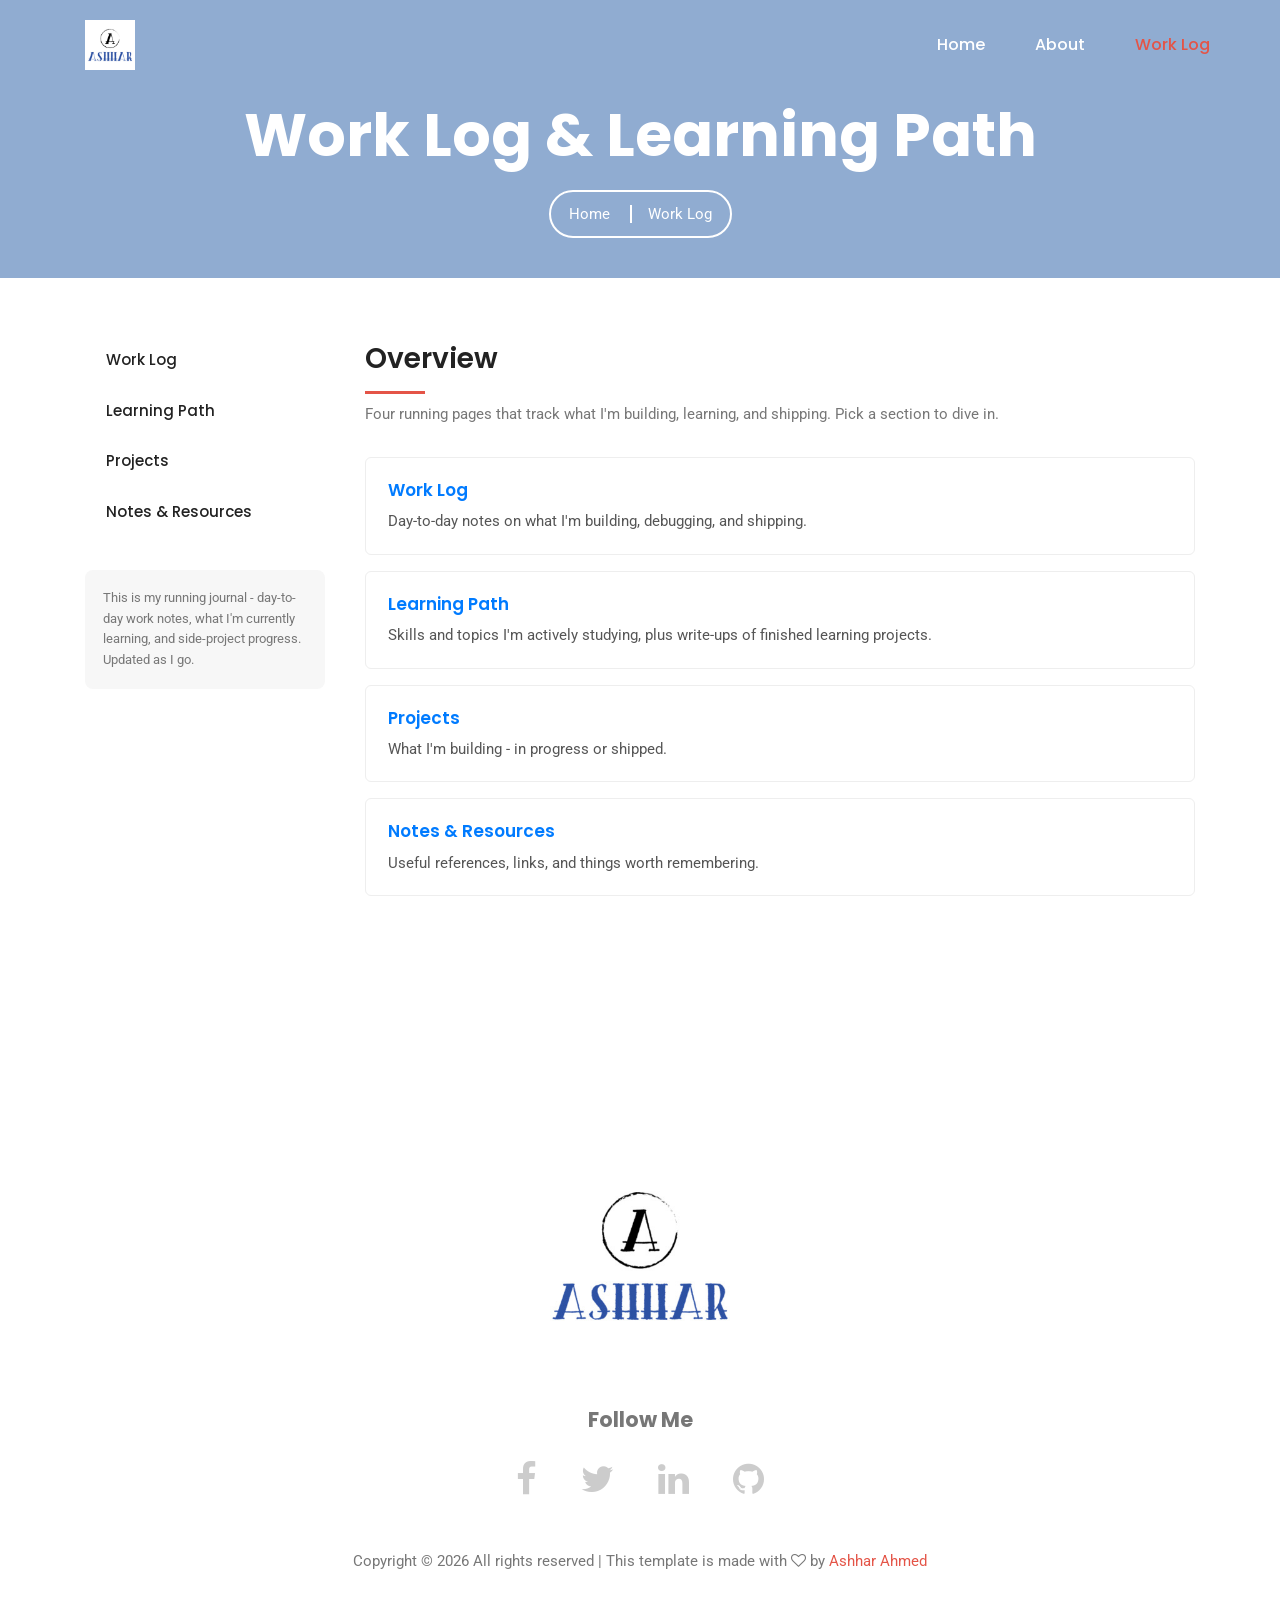
<file: worklog/index.html>
<!DOCTYPE html>
<html lang="zxx" class="no-js">

<head>
    <!-- Mobile Specific Meta -->
    <meta name="viewport" content="width=device-width, initial-scale=1, shrink-to-fit=no">
    <!-- Favicon-->
    <link rel="shortcut icon" href="../img/fav.png">
    <!-- Author Meta -->
    <meta name="author" content="Ashhar Ahmed">
    <!-- Meta Description -->
    <meta name="description" content="Work log and learning path of Ashhar Ahmed - Senior Software Engineer">
    <!-- Meta Keyword -->
    <meta name="keywords" content="">
    <!-- meta character set -->
    <meta charset="UTF-8">
    <!-- Site Title -->
    <title>Work Log | Ashhar Ahmed</title>

    <link href="https://fonts.googleapis.com/css?family=Poppins:100,200,400,300,500,600,700" rel="stylesheet">
    <link href="https://fonts.googleapis.com/css?family=Roboto:300,400,500,600,700,900" rel="stylesheet">
    <!--CSS============================================= -->
    <link rel="stylesheet" href="../css/linearicons.css">
    <link rel="stylesheet" href="../css/font-awesome.min.css">
    <link rel="stylesheet" href="../css/bootstrap.css">
    <link rel="stylesheet" href="../css/magnific-popup.css">
    <link rel="stylesheet" href="../css/nice-select.css">
    <link rel="stylesheet" href="../css/animate.min.css">
    <link rel="stylesheet" href="../css/owl.carousel.css">
    <link rel="stylesheet" href="../css/main.css">
    <link rel="stylesheet" href="../css/worklog.css">
</head>

<body>

    <!-- Start Header Area -->
    <header id="header" class="dark">
        <div class="container main-menu">
            <div class="row align-items-center d-flex">
                <div id="logo">
                    <a href="../index.html"><img src="../img/logo.png" alt="" title="" width="50" height="50" /></a>
                </div>
                <nav id="nav-menu-container" class="ml-auto">
                    <ul class="nav-menu white">
                        <li><a href="../index.html">Home</a></li>
                        <li><a href="../about.html">About</a></li>
                        <li><a class="active" href="index.html">Work Log</a></li>
                    </ul>
                </nav>
            </div>
        </div>
    </header>
    <!-- End Header Area -->

    <!-- start banner Area -->
    <section class="banner-area relative">
        <div class="container">
            <div class="row d-flex align-items-center justify-content-center">
                <div class="about-content col-lg-12 compact-banner">
                    <h1 class="text-white">
                        Work Log &amp; Learning Path
                    </h1>
                    <p class="link-nav">
                        <span class="box">
                            <a href="../index.html">Home </a>
                            <a href="index.html">Work Log</a>
                        </span>
                    </p>
                </div>
            </div>
        </div>
    </section>
    <!-- End banner Area -->

    <!-- Start Worklog Area -->
    <section class="worklog-area">
        <div class="container">
            <div class="worklog-wrap">

                <!-- Sidebar nav -->
                <nav class="worklog-sidebar nav flex-column">
                    <a class="nav-link" href="work-log.html">Work Log</a>
                    <a class="nav-link" href="learning-path.html">Learning Path</a>
                    <a class="nav-link" href="projects.html">Projects</a>
                    <a class="nav-link" href="notes.html">Notes &amp; Resources</a>
                    <div class="side-note">
                        This is my running journal - day-to-day work notes, what I'm currently learning, and
                        side-project progress. Updated as I go.
                    </div>
                </nav>

                <!-- Main content -->
                <div class="worklog-content">
                    <div class="worklog-section">
                        <h2>Overview</h2>
                        <p class="section-intro">
                            Four running pages that track what I'm building, learning, and shipping. Pick a section
                            to dive in.
                        </p>

                        <div class="project-card">
                            <h4><a href="work-log.html">Work Log</a></h4>
                            <p>Day-to-day notes on what I'm building, debugging, and shipping.</p>
                        </div>

                        <div class="project-card">
                            <h4><a href="learning-path.html">Learning Path</a></h4>
                            <p>Skills and topics I'm actively studying, plus write-ups of finished learning projects.</p>
                        </div>

                        <div class="project-card">
                            <h4><a href="projects.html">Projects</a></h4>
                            <p>What I'm building - in progress or shipped.</p>
                        </div>

                        <div class="project-card">
                            <h4><a href="notes.html">Notes &amp; Resources</a></h4>
                            <p>Useful references, links, and things worth remembering.</p>
                        </div>
                    </div>
                </div>

            </div>
        </div>
    </section>
    <!-- End Worklog Area -->

    <!-- start footer Area -->
    <footer class="footer-area">
        <div class="container">
            <div class="row justify-content-center">
                <div class="col-lg-12">
                    <div class="footer-top flex-column">
                        <div class="footer-logo">
                            <a href="#">
                                <img src="../img/logo.png" alt="" width="200" height="200">
                            </a>
                            <h4>Follow Me</h4>
                        </div>
                        <div class="footer-social">
                            <a href="https://www.facebook.com/ashhar.ahmed1/"><i class="fa fa-facebook"></i></a>
                            <a href="https://twitter.com/AshharWeligama"><i class="fa fa-twitter"></i></a>
                            <a href="https://linkedin.com/in/ashhar-ahmed-se"><i class="fa fa-linkedin"></i></a>
                            <a href="https://github.com/AshharAhamed"><i class="fa fa-github"></i></a>
                        </div>
                    </div>
                </div>
            </div>
            <div class="row footer-bottom justify-content-center">
                <p class="col-lg-8 col-sm-12 footer-text">
                    Copyright &copy;
                    <script>
                        document.write(new Date().getFullYear());
                    </script>
                    All rights reserved | This template is made with <i class="fa fa-heart-o" aria-hidden="true"></i> by <a href="#" target="_blank">Ashhar Ahmed</a>
                </p>
            </div>
        </div>
    </footer>
    <!-- End footer Area -->

    <!-- ####################### Start Scroll to Top Area ####################### -->
    <div id="back-top">
        <a title="Go to Top" href="#">
            <i class="lnr lnr-arrow-up"></i>
        </a>
    </div>
    <!-- ####################### End Scroll to Top Area ####################### -->

    <script src="../js/vendor/jquery-2.2.4.min.js"></script>
    <script src="https://cdnjs.cloudflare.com/ajax/libs/popper.js/1.12.9/umd/popper.min.js" integrity="sha384-ApNbgh9B+Y1QKtv3Rn7W3mgPxhU9K/ScQsAP7hUibX39j7fakFPskvXusvfa0b4Q" crossorigin="anonymous"></script>
    <script src="../js/vendor/bootstrap.min.js"></script>
    <script src="../js/easing.min.js"></script>
    <script src="../js/hoverIntent.js"></script>
    <script src="../js/superfish.min.js"></script>
    <script src="../js/mn-accordion.js"></script>
    <script src="../js/jquery.ajaxchimp.min.js"></script>
    <script src="../js/jquery.magnific-popup.min.js"></script>
    <script src="../js/owl.carousel.min.js"></script>
    <script src="../js/jquery.nice-select.min.js"></script>
    <script src="../js/isotope.pkgd.min.js"></script>
    <script src="../js/jquery.circlechart.js"></script>
    <script src="../js/wow.min.js"></script>
    <script src="../js/main.js"></script>
</body>

</html>
</file>
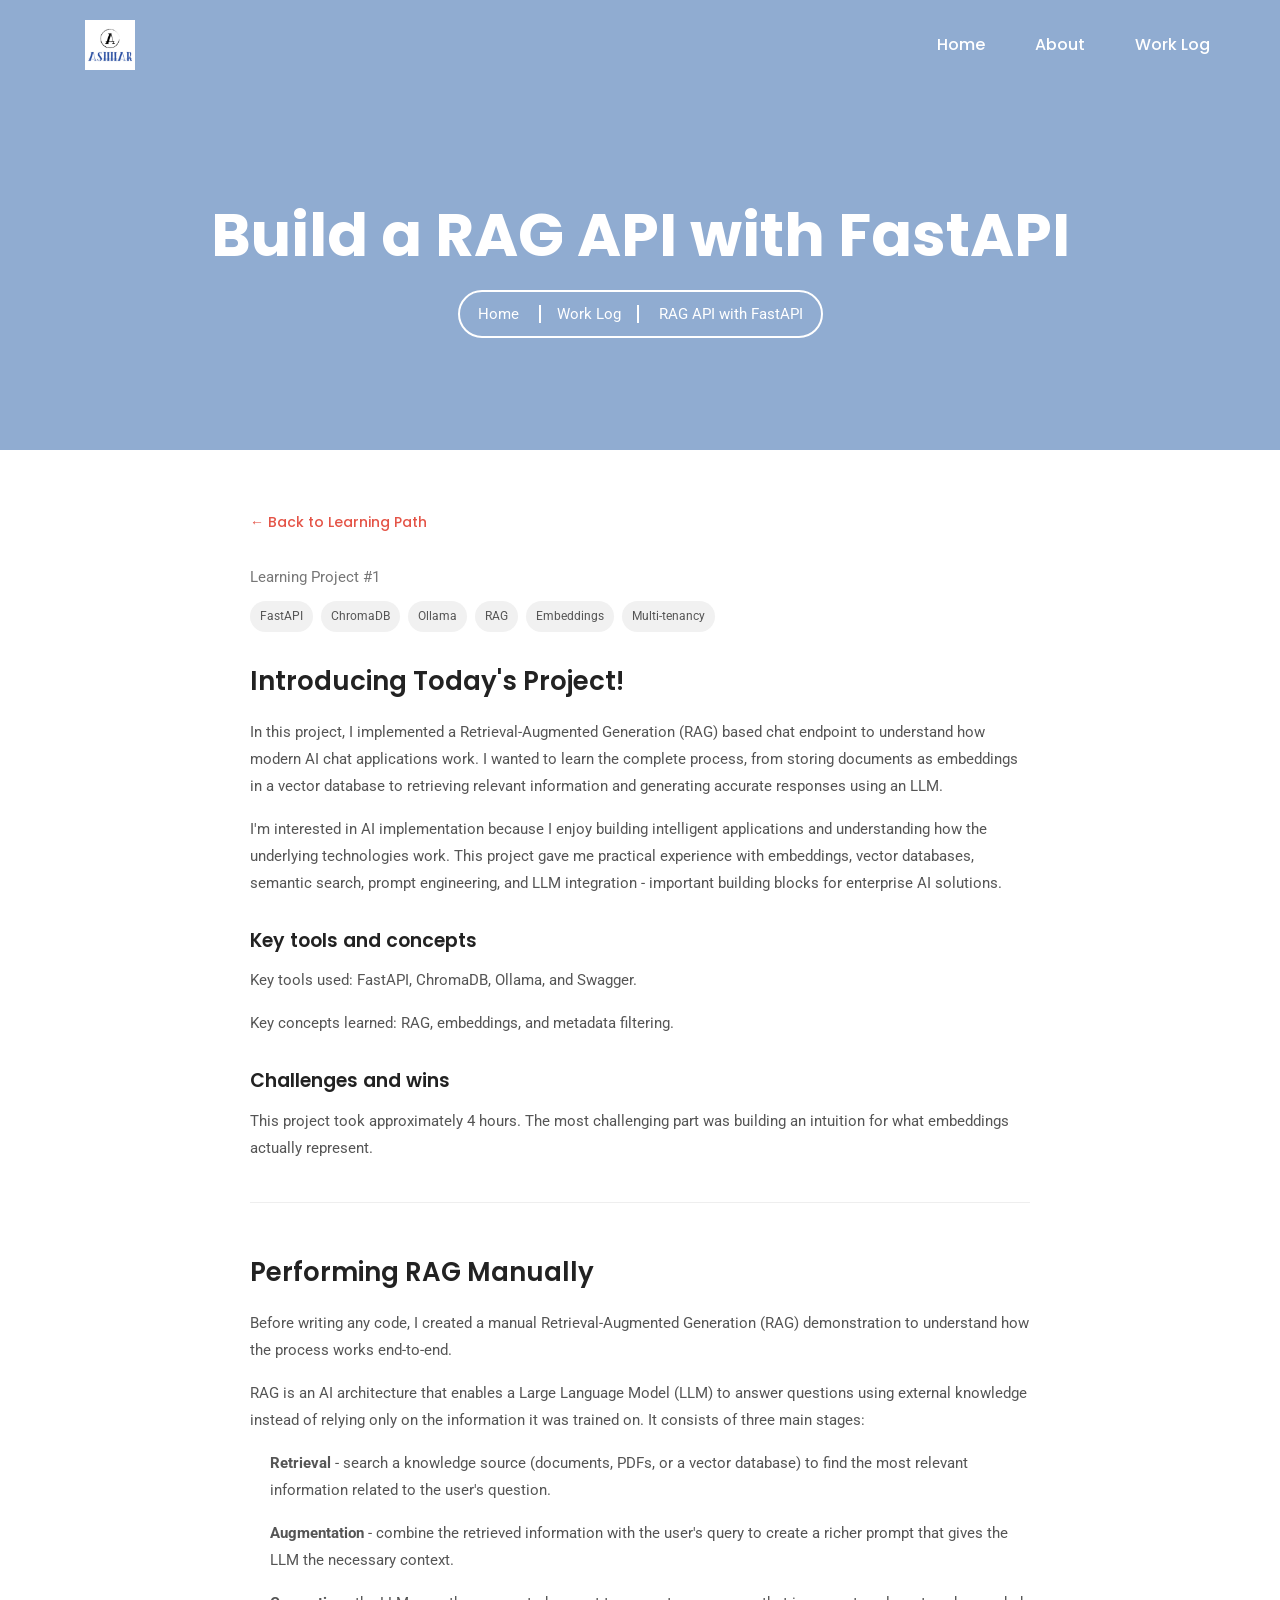
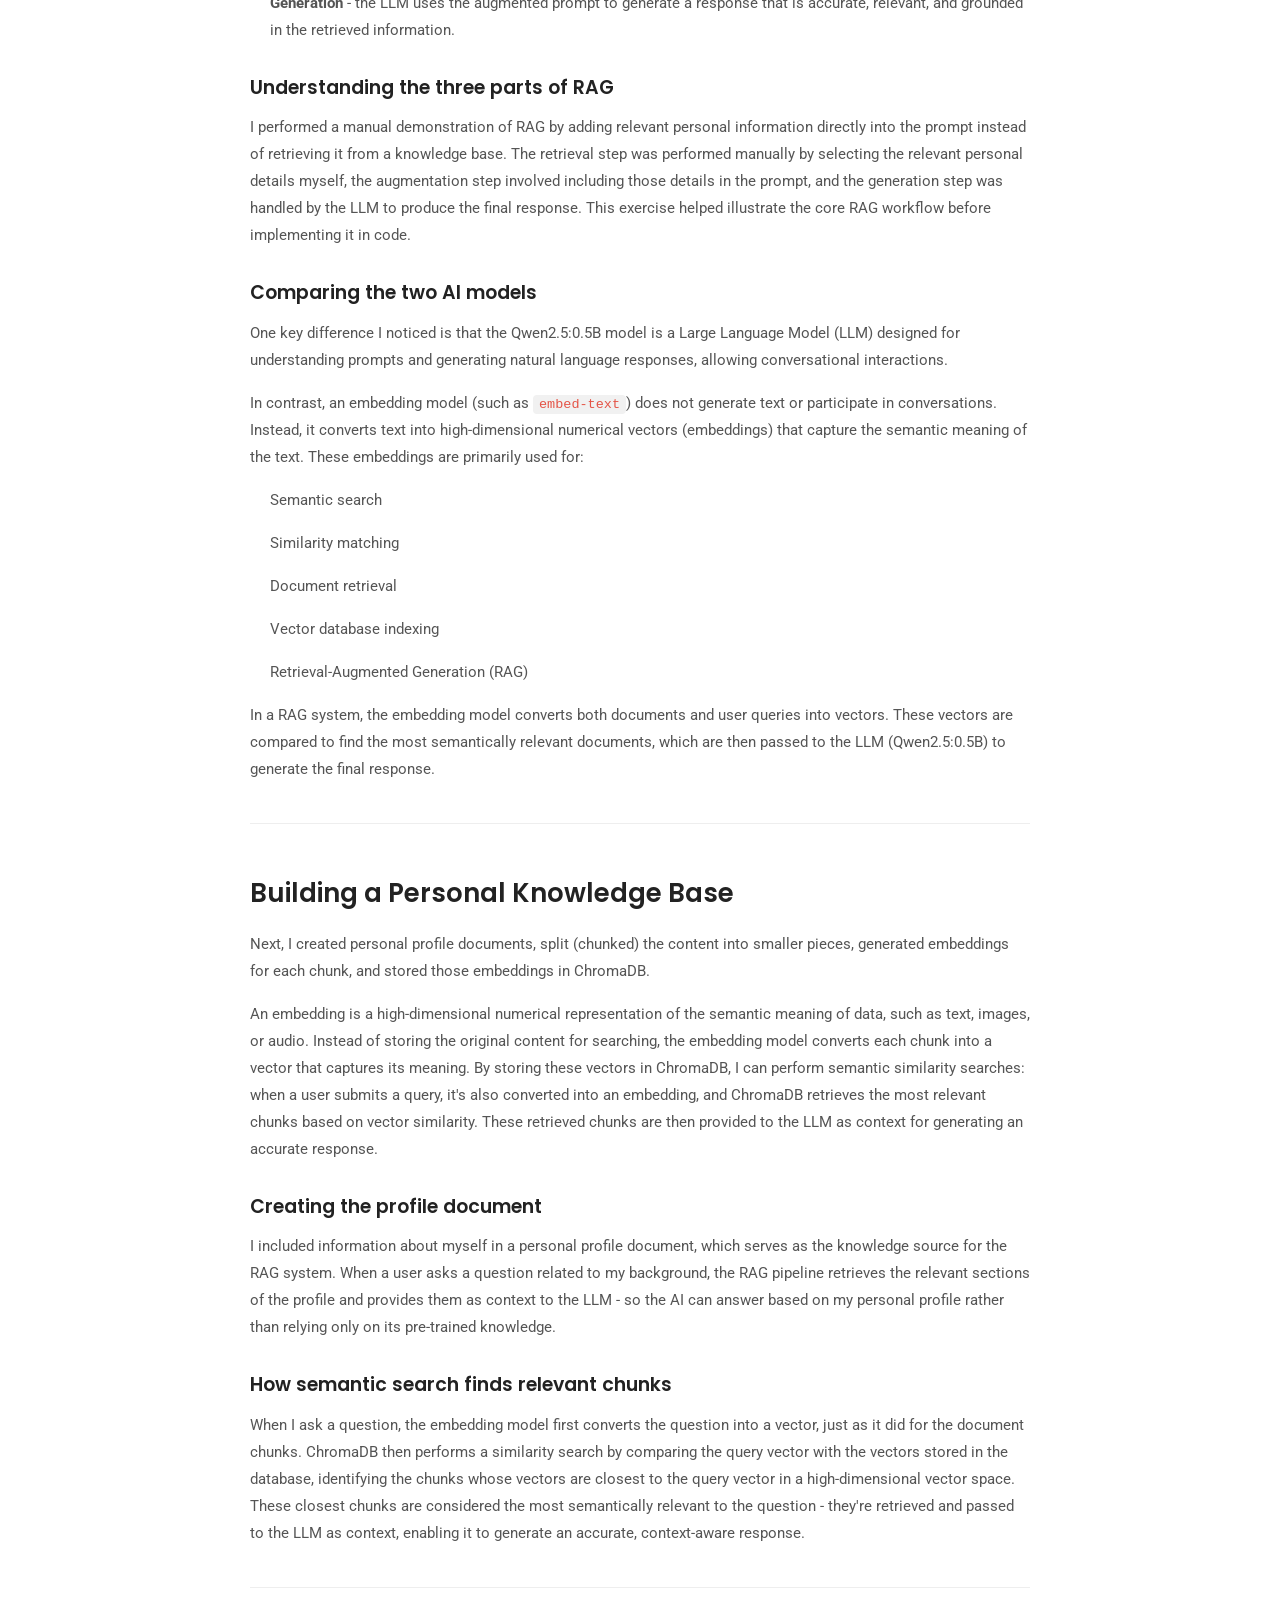
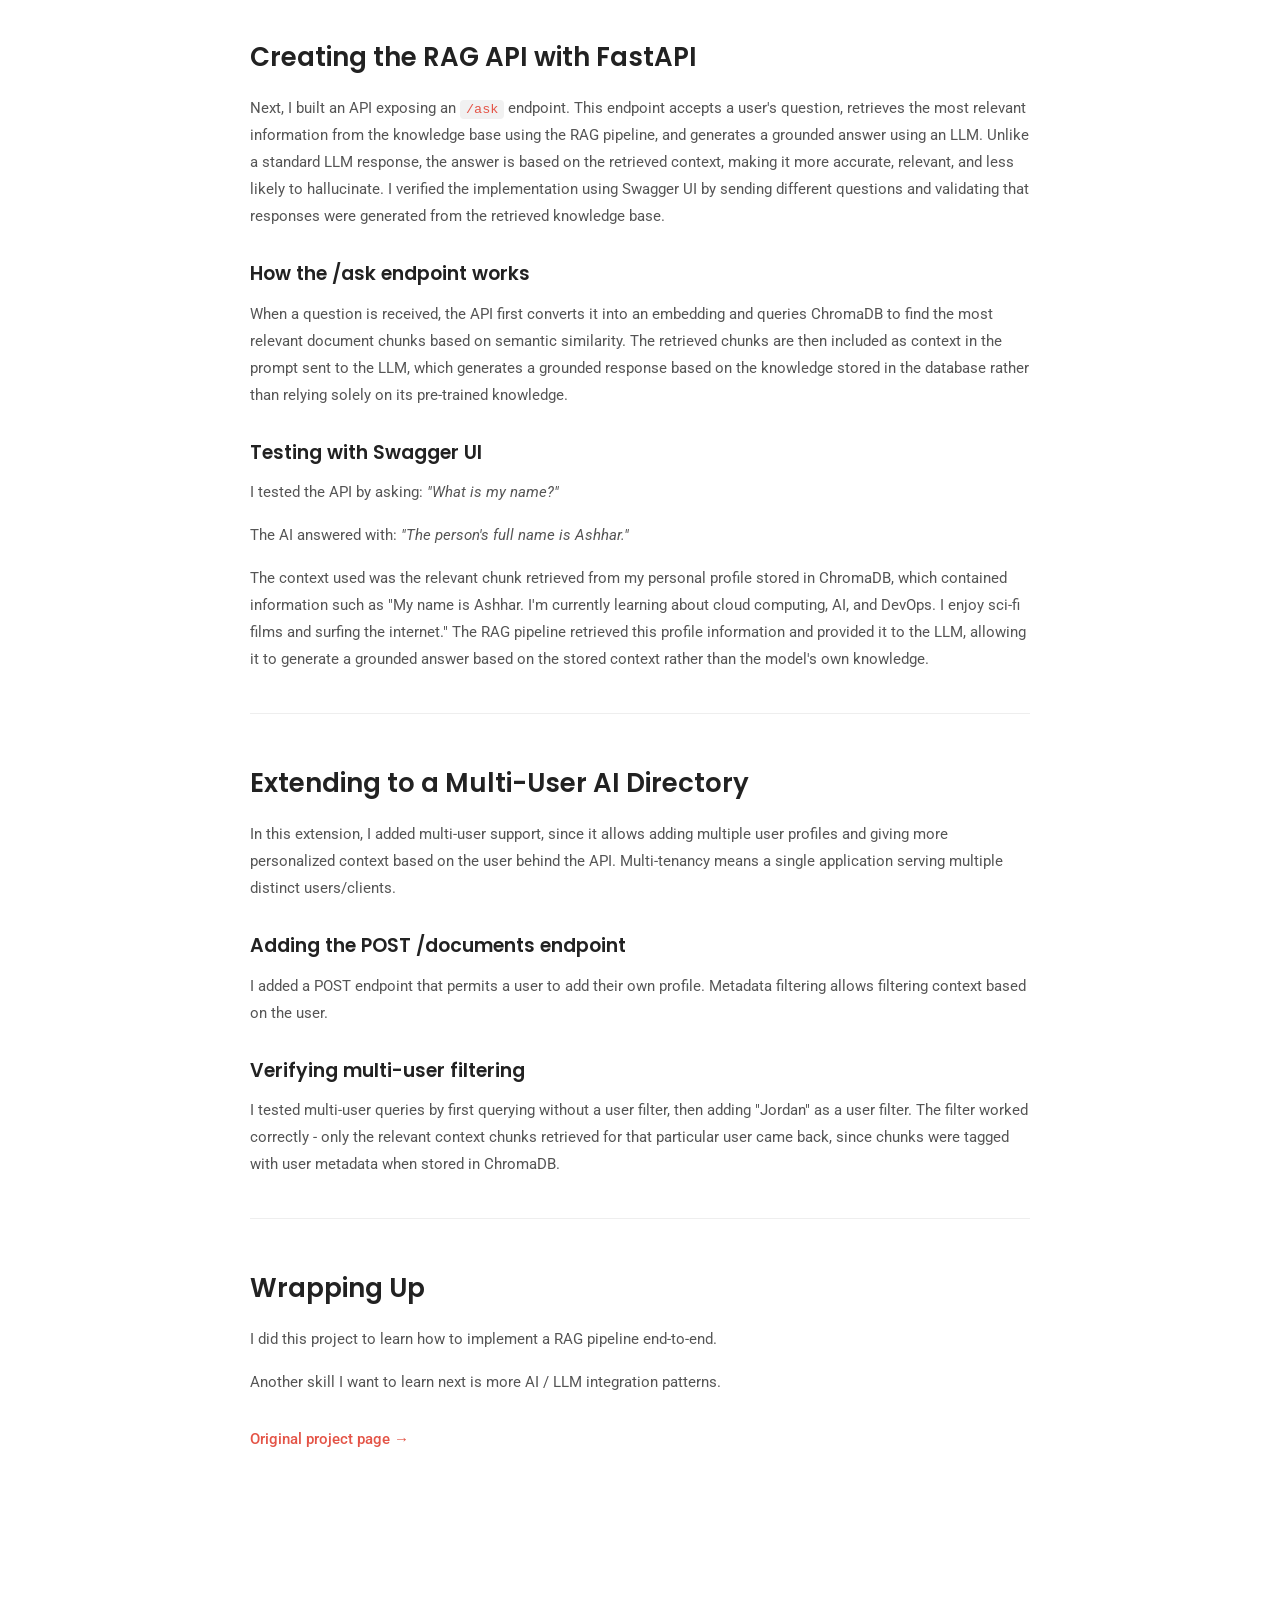
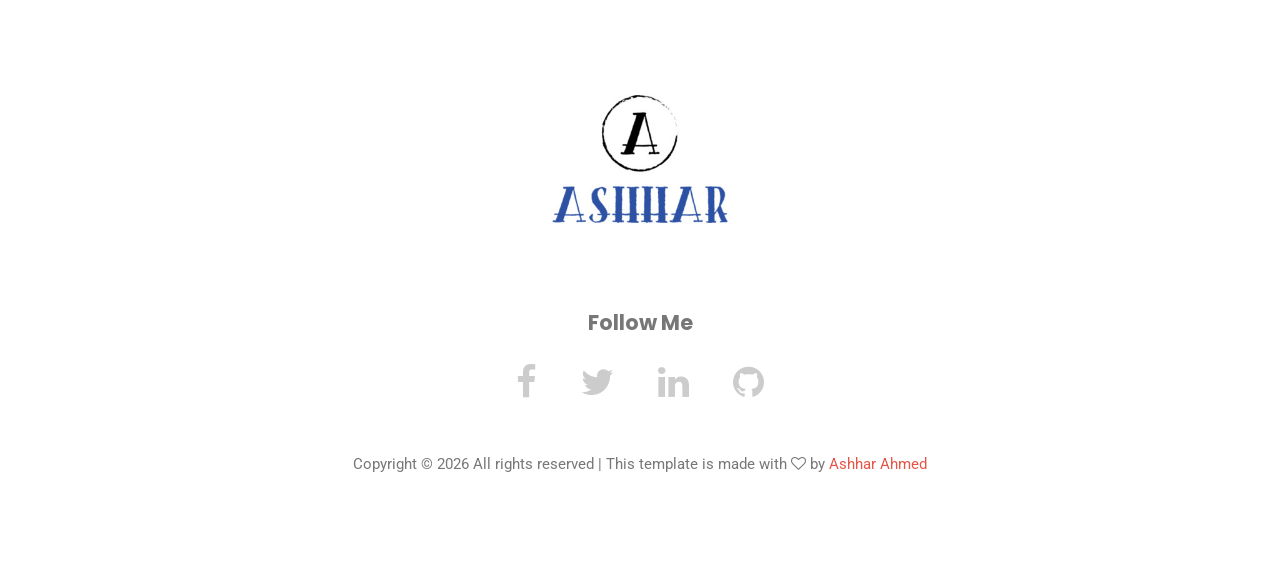
<file: learning-rag-api-fastapi.html>
<!DOCTYPE html>
<html lang="zxx" class="no-js">

<head>
    <!-- Mobile Specific Meta -->
    <meta name="viewport" content="width=device-width, initial-scale=1, shrink-to-fit=no">
    <!-- Favicon-->
    <link rel="shortcut icon" href="img/fav.png">
    <!-- Author Meta -->
    <meta name="author" content="Ashhar Ahmed">
    <!-- Meta Description -->
    <meta name="description" content="Learning Project #1: Build a RAG API with FastAPI - Ashhar Ahmed">
    <!-- Meta Keyword -->
    <meta name="keywords" content="">
    <!-- meta character set -->
    <meta charset="UTF-8">
    <!-- Site Title -->
    <title>Build a RAG API with FastAPI | Ashhar Ahmed</title>

    <link href="https://fonts.googleapis.com/css?family=Poppins:100,200,400,300,500,600,700" rel="stylesheet">
    <link href="https://fonts.googleapis.com/css?family=Roboto:300,400,500,600,700,900" rel="stylesheet">
    <!--CSS============================================= -->
    <link rel="stylesheet" href="css/linearicons.css">
    <link rel="stylesheet" href="css/font-awesome.min.css">
    <link rel="stylesheet" href="css/bootstrap.css">
    <link rel="stylesheet" href="css/magnific-popup.css">
    <link rel="stylesheet" href="css/nice-select.css">
    <link rel="stylesheet" href="css/animate.min.css">
    <link rel="stylesheet" href="css/owl.carousel.css">
    <link rel="stylesheet" href="css/main.css">
    <link rel="stylesheet" href="css/worklog.css">
</head>

<body>

    <!-- Start Header Area -->
    <header id="header" class="dark">
        <div class="container main-menu">
            <div class="row align-items-center d-flex">
                <div id="logo">
                    <a href="index.html"><img src="img/logo.png" alt="" title="" width="50" height="50" /></a>
                </div>
                <nav id="nav-menu-container" class="ml-auto">
                    <ul class="nav-menu white">
                        <li><a href="index.html">Home</a></li>
                        <li><a href="about.html">About</a></li>
                        <li><a href="worklog.html">Work Log</a></li>
                    </ul>
                </nav>
            </div>
        </div>
    </header>
    <!-- End Header Area -->

    <!-- start banner Area -->
    <section class="banner-area relative">
        <div class="container">
            <div class="row d-flex align-items-center justify-content-center">
                <div class="about-content col-lg-12">
                    <h1 class="text-white">
                        Build a RAG API with FastAPI
                    </h1>
                    <p class="link-nav">
                        <span class="box">
                            <a href="index.html">Home </a>
                            <a href="worklog.html">Work Log</a>
                            <a href="learning-rag-api-fastapi.html">RAG API with FastAPI</a>
                        </span>
                    </p>
                </div>
            </div>
        </div>
    </section>
    <!-- End banner Area -->

    <!-- Start Article Area -->
    <section class="worklog-area">
        <div class="container">
            <div class="article-wrap">

                <a class="back-link" href="worklog.html#learning-path">&larr; Back to Learning Path</a>

                <div class="article-meta">
                    <span class="log-date">Learning Project #1</span>
                    <ul class="tag-list">
                        <li>FastAPI</li>
                        <li>ChromaDB</li>
                        <li>Ollama</li>
                        <li>RAG</li>
                        <li>Embeddings</li>
                        <li>Multi-tenancy</li>
                    </ul>
                </div>

                <div class="article-body">

                    <h2>Introducing Today's Project!</h2>
                    <p>
                        In this project, I implemented a Retrieval-Augmented Generation (RAG) based chat endpoint to
                        understand how modern AI chat applications work. I wanted to learn the complete process, from
                        storing documents as embeddings in a vector database to retrieving relevant information and
                        generating accurate responses using an LLM.
                    </p>
                    <p>
                        I'm interested in AI implementation because I enjoy building intelligent applications and
                        understanding how the underlying technologies work. This project gave me practical experience
                        with embeddings, vector databases, semantic search, prompt engineering, and LLM integration -
                        important building blocks for enterprise AI solutions.
                    </p>

                    <h3>Key tools and concepts</h3>
                    <p>Key tools used: FastAPI, ChromaDB, Ollama, and Swagger.</p>
                    <p>Key concepts learned: RAG, embeddings, and metadata filtering.</p>

                    <h3>Challenges and wins</h3>
                    <p>
                        This project took approximately 4 hours. The most challenging part was building an intuition
                        for what embeddings actually represent.
                    </p>

                    <hr>

                    <h2>Performing RAG Manually</h2>
                    <p>
                        Before writing any code, I created a manual Retrieval-Augmented Generation (RAG)
                        demonstration to understand how the process works end-to-end.
                    </p>
                    <p>
                        RAG is an AI architecture that enables a Large Language Model (LLM) to answer questions using
                        external knowledge instead of relying only on the information it was trained on. It consists
                        of three main stages:
                    </p>
                    <ul>
                        <li><strong>Retrieval</strong> - search a knowledge source (documents, PDFs, or a vector
                            database) to find the most relevant information related to the user's question.</li>
                        <li><strong>Augmentation</strong> - combine the retrieved information with the user's query
                            to create a richer prompt that gives the LLM the necessary context.</li>
                        <li><strong>Generation</strong> - the LLM uses the augmented prompt to generate a response
                            that is accurate, relevant, and grounded in the retrieved information.</li>
                    </ul>

                    <h3>Understanding the three parts of RAG</h3>
                    <p>
                        I performed a manual demonstration of RAG by adding relevant personal information directly
                        into the prompt instead of retrieving it from a knowledge base. The retrieval step was
                        performed manually by selecting the relevant personal details myself, the augmentation step
                        involved including those details in the prompt, and the generation step was handled by the
                        LLM to produce the final response. This exercise helped illustrate the core RAG workflow
                        before implementing it in code.
                    </p>

                    <h3>Comparing the two AI models</h3>
                    <p>
                        One key difference I noticed is that the Qwen2.5:0.5B model is a Large Language Model (LLM)
                        designed for understanding prompts and generating natural language responses, allowing
                        conversational interactions.
                    </p>
                    <p>
                        In contrast, an embedding model (such as <code>embed-text</code>) does not generate text or
                        participate in conversations. Instead, it converts text into high-dimensional numerical
                        vectors (embeddings) that capture the semantic meaning of the text. These embeddings are
                        primarily used for:
                    </p>
                    <ul>
                        <li>Semantic search</li>
                        <li>Similarity matching</li>
                        <li>Document retrieval</li>
                        <li>Vector database indexing</li>
                        <li>Retrieval-Augmented Generation (RAG)</li>
                    </ul>
                    <p>
                        In a RAG system, the embedding model converts both documents and user queries into vectors.
                        These vectors are compared to find the most semantically relevant documents, which are then
                        passed to the LLM (Qwen2.5:0.5B) to generate the final response.
                    </p>

                    <hr>

                    <h2>Building a Personal Knowledge Base</h2>
                    <p>
                        Next, I created personal profile documents, split (chunked) the content into smaller pieces,
                        generated embeddings for each chunk, and stored those embeddings in ChromaDB.
                    </p>
                    <p>
                        An embedding is a high-dimensional numerical representation of the semantic meaning of data,
                        such as text, images, or audio. Instead of storing the original content for searching, the
                        embedding model converts each chunk into a vector that captures its meaning. By storing these
                        vectors in ChromaDB, I can perform semantic similarity searches: when a user submits a query,
                        it's also converted into an embedding, and ChromaDB retrieves the most relevant chunks based
                        on vector similarity. These retrieved chunks are then provided to the LLM as context for
                        generating an accurate response.
                    </p>

                    <h3>Creating the profile document</h3>
                    <p>
                        I included information about myself in a personal profile document, which serves as the
                        knowledge source for the RAG system. When a user asks a question related to my background,
                        the RAG pipeline retrieves the relevant sections of the profile and provides them as context
                        to the LLM - so the AI can answer based on my personal profile rather than relying only on
                        its pre-trained knowledge.
                    </p>

                    <h3>How semantic search finds relevant chunks</h3>
                    <p>
                        When I ask a question, the embedding model first converts the question into a vector, just
                        as it did for the document chunks. ChromaDB then performs a similarity search by comparing
                        the query vector with the vectors stored in the database, identifying the chunks whose
                        vectors are closest to the query vector in a high-dimensional vector space. These closest
                        chunks are considered the most semantically relevant to the question - they're retrieved and
                        passed to the LLM as context, enabling it to generate an accurate, context-aware response.
                    </p>

                    <hr>

                    <h2>Creating the RAG API with FastAPI</h2>
                    <p>
                        Next, I built an API exposing an <code>/ask</code> endpoint. This endpoint accepts a user's
                        question, retrieves the most relevant information from the knowledge base using the RAG
                        pipeline, and generates a grounded answer using an LLM. Unlike a standard LLM response, the
                        answer is based on the retrieved context, making it more accurate, relevant, and less likely
                        to hallucinate. I verified the implementation using Swagger UI by sending different questions
                        and validating that responses were generated from the retrieved knowledge base.
                    </p>

                    <h3>How the /ask endpoint works</h3>
                    <p>
                        When a question is received, the API first converts it into an embedding and queries
                        ChromaDB to find the most relevant document chunks based on semantic similarity. The
                        retrieved chunks are then included as context in the prompt sent to the LLM, which generates
                        a grounded response based on the knowledge stored in the database rather than relying solely
                        on its pre-trained knowledge.
                    </p>

                    <h3>Testing with Swagger UI</h3>
                    <p>I tested the API by asking: <em>"What is my name?"</em></p>
                    <p>The AI answered with: <em>"The person's full name is Ashhar."</em></p>
                    <p>
                        The context used was the relevant chunk retrieved from my personal profile stored in
                        ChromaDB, which contained information such as "My name is Ashhar. I'm currently learning
                        about cloud computing, AI, and DevOps. I enjoy sci-fi films and surfing the internet." The RAG
                        pipeline retrieved this profile information and provided it to the LLM, allowing it to
                        generate a grounded answer based on the stored context rather than the model's own knowledge.
                    </p>

                    <hr>

                    <h2>Extending to a Multi-User AI Directory</h2>
                    <p>
                        In this extension, I added multi-user support, since it allows adding multiple user profiles
                        and giving more personalized context based on the user behind the API. Multi-tenancy means a
                        single application serving multiple distinct users/clients.
                    </p>

                    <h3>Adding the POST /documents endpoint</h3>
                    <p>
                        I added a POST endpoint that permits a user to add their own profile. Metadata filtering
                        allows filtering context based on the user.
                    </p>

                    <h3>Verifying multi-user filtering</h3>
                    <p>
                        I tested multi-user queries by first querying without a user filter, then adding "Jordan" as
                        a user filter. The filter worked correctly - only the relevant context chunks retrieved for
                        that particular user came back, since chunks were tagged with user metadata when stored in
                        ChromaDB.
                    </p>

                    <hr>

                    <h2>Wrapping Up</h2>
                    <p>I did this project to learn how to implement a RAG pipeline end-to-end.</p>
                    <p>Another skill I want to learn next is more AI / LLM integration patterns.</p>

                    <p class="mt-30">
                        <a href="http://nextwork.ai/projects/ai-devops-api" target="_blank" rel="noopener">Original project page &rarr;</a>
                    </p>
                </div>

            </div>
        </div>
    </section>
    <!-- End Article Area -->

    <!-- start footer Area -->
    <footer class="footer-area">
        <div class="container">
            <div class="row justify-content-center">
                <div class="col-lg-12">
                    <div class="footer-top flex-column">
                        <div class="footer-logo">
                            <a href="#">
                                <img src="img/logo.png" alt="" width="200" height="200">
                            </a>
                            <h4>Follow Me</h4>
                        </div>
                        <div class="footer-social">
                            <a href="https://www.facebook.com/ashhar.ahmed1/"><i class="fa fa-facebook"></i></a>
                            <a href="https://twitter.com/AshharWeligama"><i class="fa fa-twitter"></i></a>
                            <a href="https://linkedin.com/in/ashhar-ahmed-se"><i class="fa fa-linkedin"></i></a>
                            <a href="https://github.com/AshharAhamed"><i class="fa fa-github"></i></a>
                        </div>
                    </div>
                </div>
            </div>
            <div class="row footer-bottom justify-content-center">
                <p class="col-lg-8 col-sm-12 footer-text">
                    Copyright &copy;
                    <script>
                        document.write(new Date().getFullYear());
                    </script>
                    All rights reserved | This template is made with <i class="fa fa-heart-o" aria-hidden="true"></i> by <a href="#" target="_blank">Ashhar Ahmed</a>
                </p>
            </div>
        </div>
    </footer>
    <!-- End footer Area -->

    <!-- ####################### Start Scroll to Top Area ####################### -->
    <div id="back-top">
        <a title="Go to Top" href="#">
            <i class="lnr lnr-arrow-up"></i>
        </a>
    </div>
    <!-- ####################### End Scroll to Top Area ####################### -->

    <script src="js/vendor/jquery-2.2.4.min.js"></script>
    <script src="https://cdnjs.cloudflare.com/ajax/libs/popper.js/1.12.9/umd/popper.min.js" integrity="sha384-ApNbgh9B+Y1QKtv3Rn7W3mgPxhU9K/ScQsAP7hUibX39j7fakFPskvXusvfa0b4Q" crossorigin="anonymous"></script>
    <script src="js/vendor/bootstrap.min.js"></script>
    <script src="js/easing.min.js"></script>
    <script src="js/hoverIntent.js"></script>
    <script src="js/superfish.min.js"></script>
    <script src="js/mn-accordion.js"></script>
    <script src="js/jquery.ajaxchimp.min.js"></script>
    <script src="js/jquery.magnific-popup.min.js"></script>
    <script src="js/owl.carousel.min.js"></script>
    <script src="js/jquery.nice-select.min.js"></script>
    <script src="js/isotope.pkgd.min.js"></script>
    <script src="js/jquery.circlechart.js"></script>
    <script src="js/wow.min.js"></script>
    <script src="js/main.js"></script>
</body>

</html>
</file>
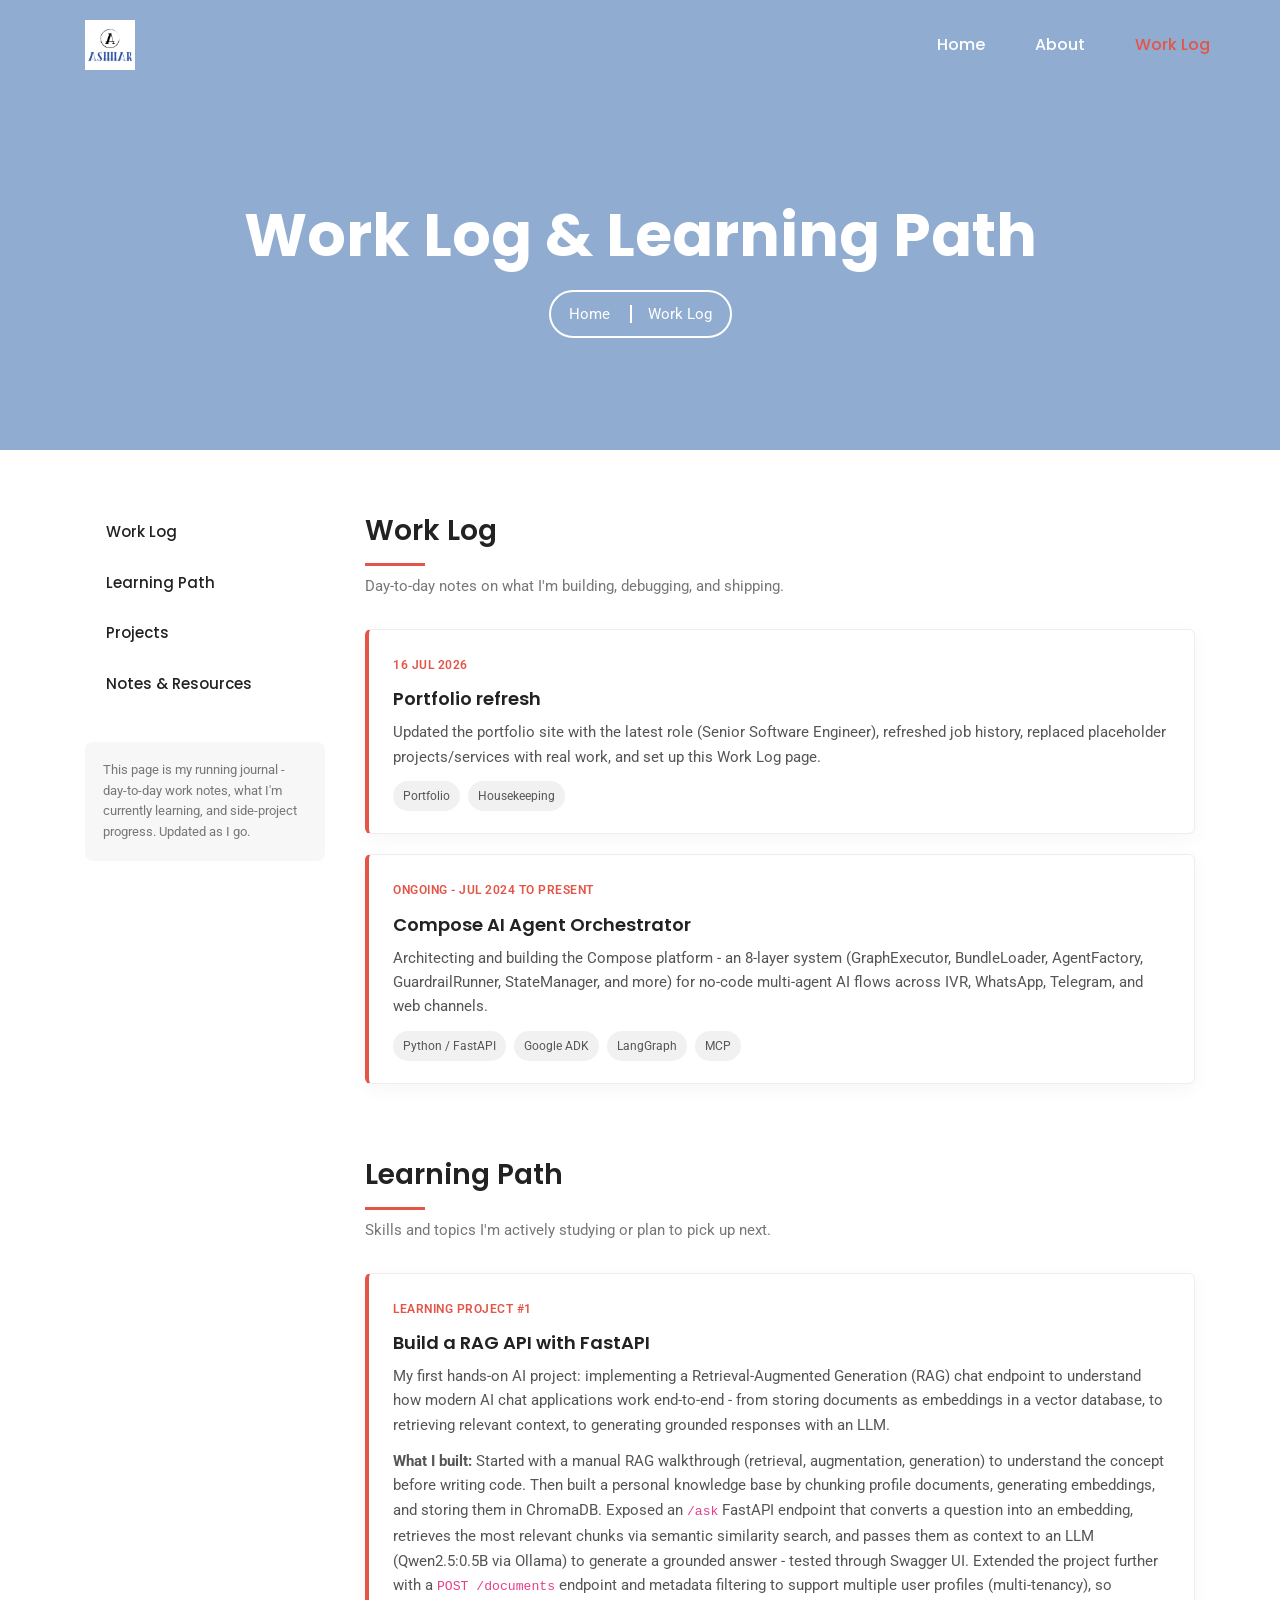
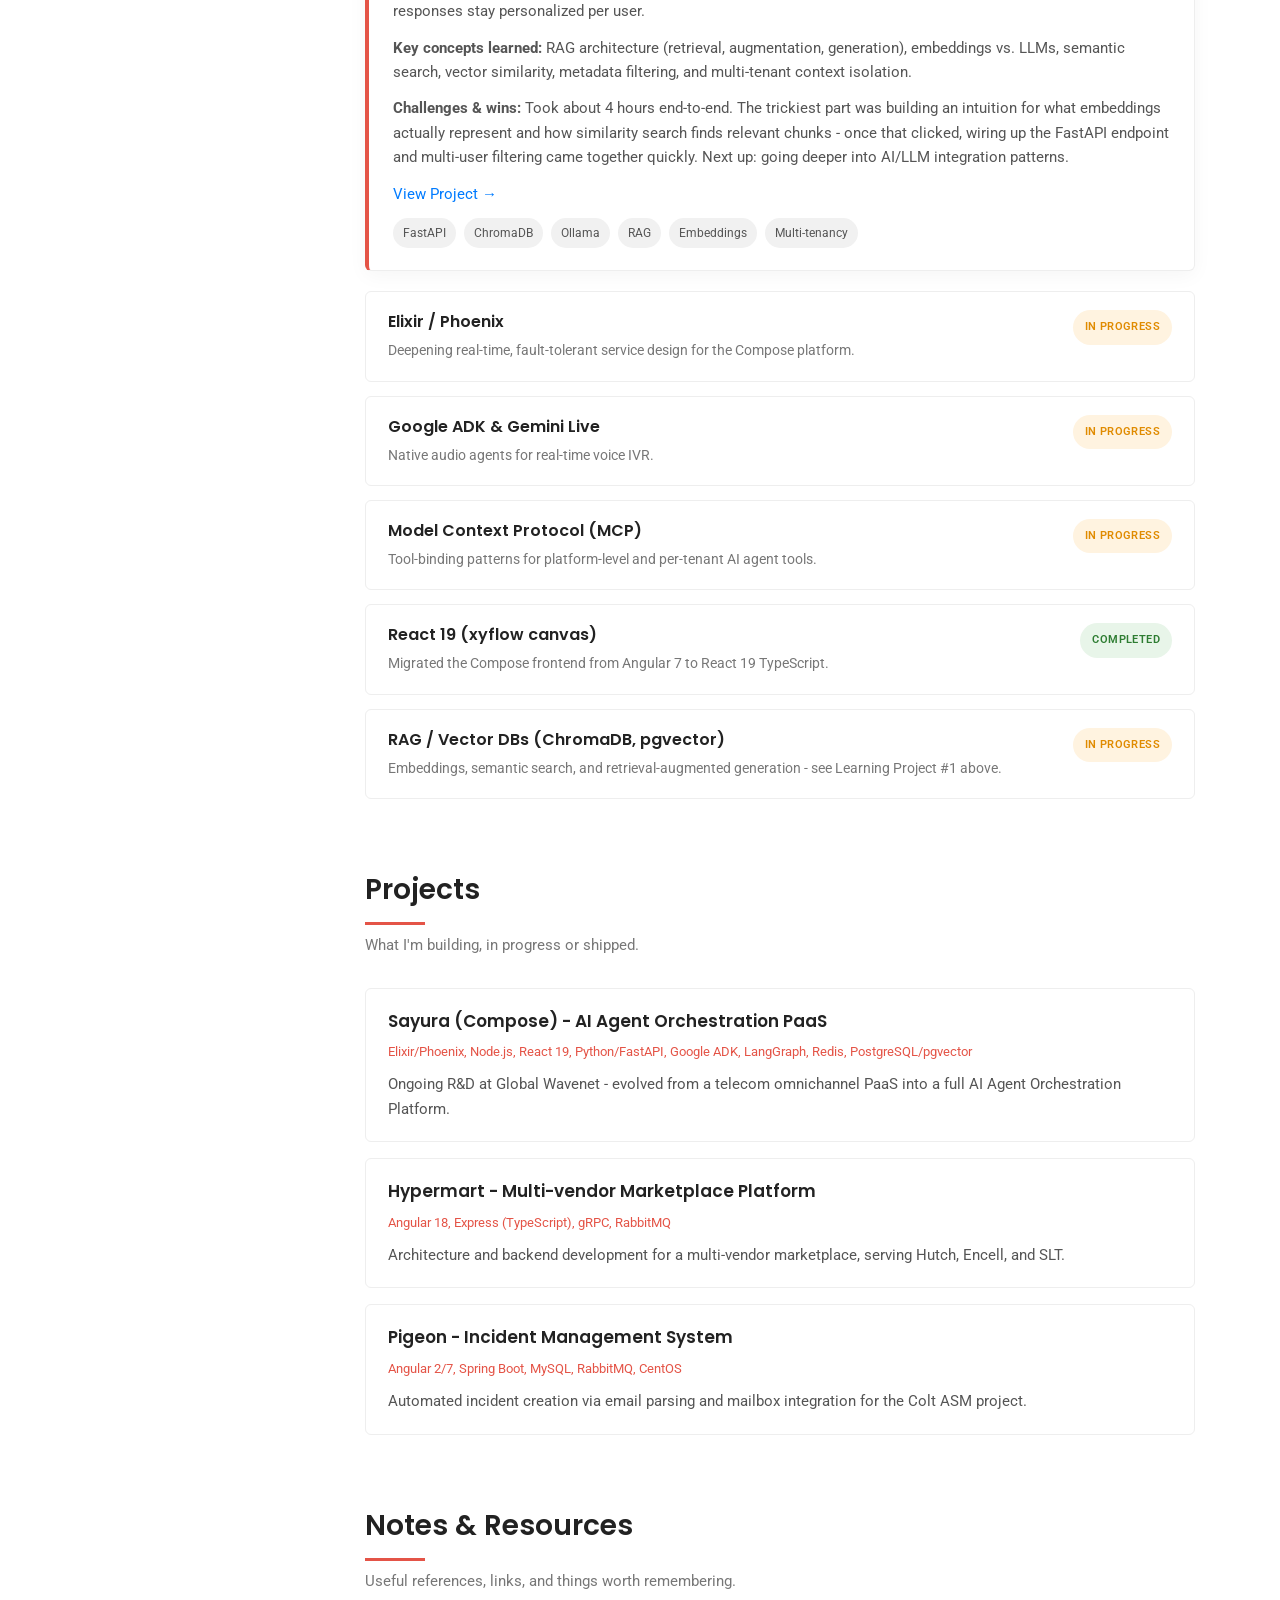
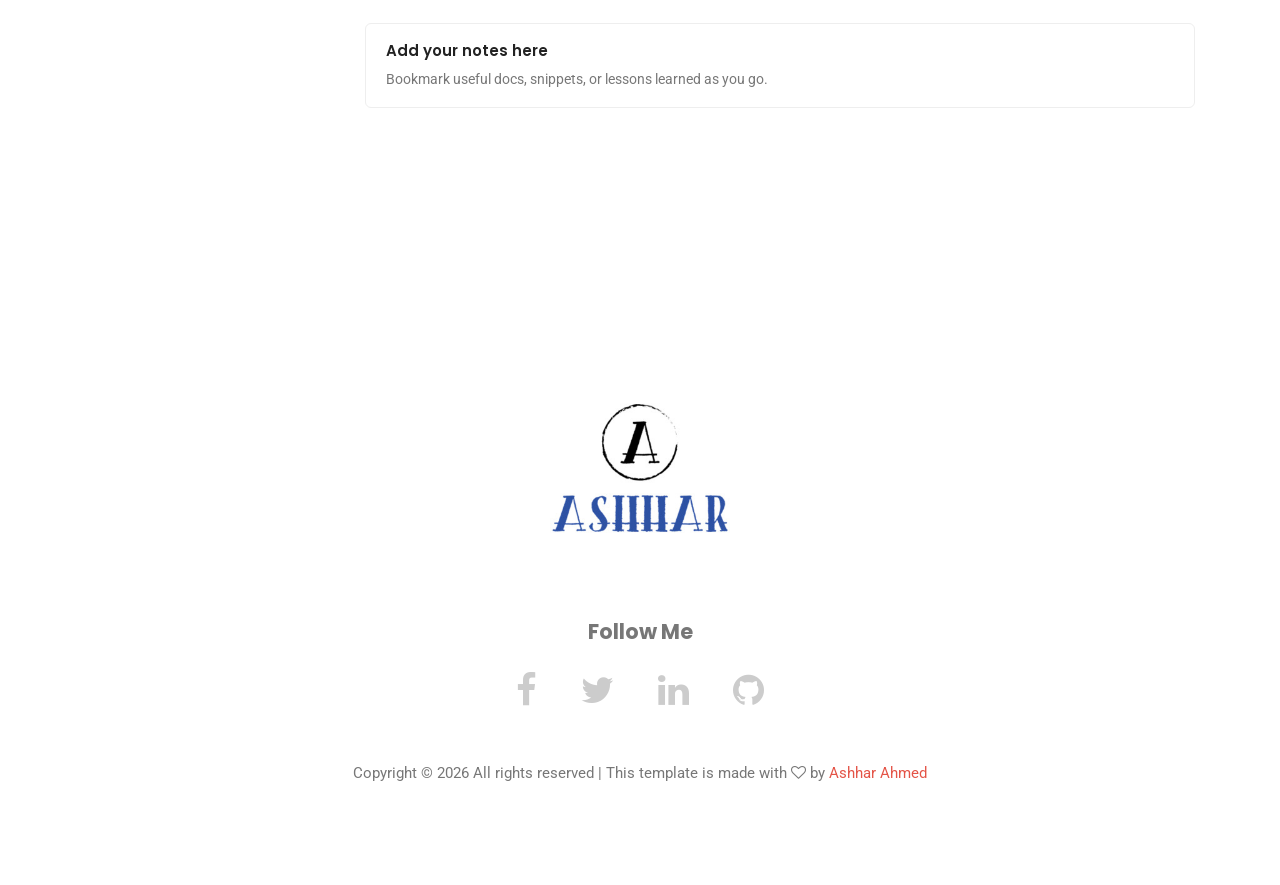
<file: worklog.html>
<!DOCTYPE html>
<html lang="zxx" class="no-js">

<head>
    <!-- Mobile Specific Meta -->
    <meta name="viewport" content="width=device-width, initial-scale=1, shrink-to-fit=no">
    <!-- Favicon-->
    <link rel="shortcut icon" href="img/fav.png">
    <!-- Author Meta -->
    <meta name="author" content="Ashhar Ahmed">
    <!-- Meta Description -->
    <meta name="description" content="Work log and learning path of Ashhar Ahmed - Senior Software Engineer">
    <!-- Meta Keyword -->
    <meta name="keywords" content="">
    <!-- meta character set -->
    <meta charset="UTF-8">
    <!-- Site Title -->
    <title>Work Log | Ashhar Ahmed</title>

    <link href="https://fonts.googleapis.com/css?family=Poppins:100,200,400,300,500,600,700" rel="stylesheet">
    <link href="https://fonts.googleapis.com/css?family=Roboto:300,400,500,600,700,900" rel="stylesheet">
    <!--CSS============================================= -->
    <link rel="stylesheet" href="css/linearicons.css">
    <link rel="stylesheet" href="css/font-awesome.min.css">
    <link rel="stylesheet" href="css/bootstrap.css">
    <link rel="stylesheet" href="css/magnific-popup.css">
    <link rel="stylesheet" href="css/nice-select.css">
    <link rel="stylesheet" href="css/animate.min.css">
    <link rel="stylesheet" href="css/owl.carousel.css">
    <link rel="stylesheet" href="css/main.css">
    <link rel="stylesheet" href="css/worklog.css">
</head>

<body data-spy="scroll" data-target="#worklog-nav" data-offset="120">

    <!-- Start Header Area -->
    <header id="header" class="dark">
        <div class="container main-menu">
            <div class="row align-items-center d-flex">
                <div id="logo">
                    <a href="index.html"><img src="img/logo.png" alt="" title="" width="50" height="50" /></a>
                </div>
                <nav id="nav-menu-container" class="ml-auto">
                    <ul class="nav-menu white">
                        <li><a href="index.html">Home</a></li>
                        <li><a href="about.html">About</a></li>
                        <li><a class="active" href="worklog.html">Work Log</a></li>
                    </ul>
                </nav>
            </div>
        </div>
    </header>
    <!-- End Header Area -->

    <!-- start banner Area -->
    <section class="banner-area relative">
        <div class="container">
            <div class="row d-flex align-items-center justify-content-center">
                <div class="about-content col-lg-12">
                    <h1 class="text-white">
                        Work Log &amp; Learning Path
                    </h1>
                    <p class="link-nav">
                        <span class="box">
                            <a href="index.html">Home </a>
                            <a href="worklog.html">Work Log</a>
                        </span>
                    </p>
                </div>
            </div>
        </div>
    </section>
    <!-- End banner Area -->

    <!-- Start Worklog Area -->
    <section class="worklog-area">
        <div class="container">
            <div class="worklog-wrap">

                <!-- Sidebar nav -->
                <nav id="worklog-nav" class="worklog-sidebar nav flex-column">
                    <a class="nav-link" href="#work-log">Work Log</a>
                    <a class="nav-link" href="#learning-path">Learning Path</a>
                    <a class="nav-link" href="#projects">Projects</a>
                    <a class="nav-link" href="#notes">Notes &amp; Resources</a>
                    <div class="side-note">
                        This page is my running journal - day-to-day work notes, what I'm currently learning, and
                        side-project progress. Updated as I go.
                    </div>
                </nav>

                <!-- Main content -->
                <div class="worklog-content">

                    <!-- ============ WORK LOG ============ -->
                    <!--
                        HOW TO ADD A NEW WORK LOG ENTRY:
                        Copy one ".log-entry" block below and paste it right after the
                        opening <div id="work-log" ...> tag (newest entries go on top).
                        Update the date, title, description, and tags.

                        <div class="log-entry">
                            <span class="log-date">16 Jul 2026</span>
                            <h4>Entry title</h4>
                            <p>What you worked on / learned / decided.</p>
                            <ul class="tag-list">
                                <li>Tag One</li>
                                <li>Tag Two</li>
                            </ul>
                        </div>
                    -->
                    <div id="work-log" class="worklog-section">
                        <h2>Work Log</h2>
                        <p class="section-intro">Day-to-day notes on what I'm building, debugging, and shipping.</p>

                        <div class="log-entry">
                            <span class="log-date">16 Jul 2026</span>
                            <h4>Portfolio refresh</h4>
                            <p>Updated the portfolio site with the latest role (Senior Software Engineer), refreshed
                                job history, replaced placeholder projects/services with real work, and set up this
                                Work Log page.</p>
                            <ul class="tag-list">
                                <li>Portfolio</li>
                                <li>Housekeeping</li>
                            </ul>
                        </div>

                        <div class="log-entry">
                            <span class="log-date">Ongoing - Jul 2024 to Present</span>
                            <h4>Compose AI Agent Orchestrator</h4>
                            <p>Architecting and building the Compose platform - an 8-layer system (GraphExecutor,
                                BundleLoader, AgentFactory, GuardrailRunner, StateManager, and more) for no-code
                                multi-agent AI flows across IVR, WhatsApp, Telegram, and web channels.</p>
                            <ul class="tag-list">
                                <li>Python / FastAPI</li>
                                <li>Google ADK</li>
                                <li>LangGraph</li>
                                <li>MCP</li>
                            </ul>
                        </div>
                    </div>

                    <!-- ============ LEARNING PATH ============ -->
                    <!--
                        HOW TO ADD A LEARNING ITEM:
                        Copy one ".learning-item" block and add it inside #learning-path.
                        Status classes: status-in-progress | status-completed | status-planned
                    -->
                    <div id="learning-path" class="worklog-section">
                        <h2>Learning Path</h2>
                        <p class="section-intro">Skills and topics I'm actively studying or plan to pick up next.</p>

                        <!--
                            HOW TO ADD A LEARNING PROJECT WRITE-UP:
                            Use a ".log-entry" block (like below) for anything with a longer
                            story - what you built, tools used, challenges, and wins. Use the
                            shorter ".learning-item" cards further down for single skills/topics.
                        -->
                        <div class="log-entry">
                            <span class="log-date">Learning Project #1</span>
                            <h4>Build a RAG API with FastAPI</h4>
                            <p>
                                My first hands-on AI project: implementing a Retrieval-Augmented Generation (RAG)
                                chat endpoint to understand how modern AI chat applications work end-to-end - from
                                storing documents as embeddings in a vector database, to retrieving relevant context,
                                to generating grounded responses with an LLM.
                            </p>
                            <p>
                                <strong>What I built:</strong> Started with a manual RAG walkthrough (retrieval,
                                augmentation, generation) to understand the concept before writing code. Then built a
                                personal knowledge base by chunking profile documents, generating embeddings, and
                                storing them in ChromaDB. Exposed an <code>/ask</code> FastAPI endpoint that converts
                                a question into an embedding, retrieves the most relevant chunks via semantic
                                similarity search, and passes them as context to an LLM (Qwen2.5:0.5B via Ollama) to
                                generate a grounded answer - tested through Swagger UI. Extended the project further
                                with a <code>POST /documents</code> endpoint and metadata filtering to support
                                multiple user profiles (multi-tenancy), so responses stay personalized per user.
                            </p>
                            <p>
                                <strong>Key concepts learned:</strong> RAG architecture (retrieval, augmentation,
                                generation), embeddings vs. LLMs, semantic search, vector similarity, metadata
                                filtering, and multi-tenant context isolation.
                            </p>
                            <p>
                                <strong>Challenges &amp; wins:</strong> Took about 4 hours end-to-end. The trickiest
                                part was building an intuition for what embeddings actually represent and how
                                similarity search finds relevant chunks - once that clicked, wiring up the FastAPI
                                endpoint and multi-user filtering came together quickly. Next up: going deeper into
                                AI/LLM integration patterns.
                            </p>
                            <p><a href="learning-rag-api-fastapi.html">View Project &rarr;</a></p>
                            <ul class="tag-list">
                                <li>FastAPI</li>
                                <li>ChromaDB</li>
                                <li>Ollama</li>
                                <li>RAG</li>
                                <li>Embeddings</li>
                                <li>Multi-tenancy</li>
                            </ul>
                        </div>

                        <div class="learning-item">
                            <div class="learning-main">
                                <h4>Elixir / Phoenix</h4>
                                <p>Deepening real-time, fault-tolerant service design for the Compose platform.</p>
                            </div>
                            <span class="status-badge status-in-progress">In Progress</span>
                        </div>

                        <div class="learning-item">
                            <div class="learning-main">
                                <h4>Google ADK &amp; Gemini Live</h4>
                                <p>Native audio agents for real-time voice IVR.</p>
                            </div>
                            <span class="status-badge status-in-progress">In Progress</span>
                        </div>

                        <div class="learning-item">
                            <div class="learning-main">
                                <h4>Model Context Protocol (MCP)</h4>
                                <p>Tool-binding patterns for platform-level and per-tenant AI agent tools.</p>
                            </div>
                            <span class="status-badge status-in-progress">In Progress</span>
                        </div>

                        <div class="learning-item">
                            <div class="learning-main">
                                <h4>React 19 (xyflow canvas)</h4>
                                <p>Migrated the Compose frontend from Angular 7 to React 19 TypeScript.</p>
                            </div>
                            <span class="status-badge status-completed">Completed</span>
                        </div>

                        <div class="learning-item">
                            <div class="learning-main">
                                <h4>RAG / Vector DBs (ChromaDB, pgvector)</h4>
                                <p>Embeddings, semantic search, and retrieval-augmented generation - see Learning Project #1 above.</p>
                            </div>
                            <span class="status-badge status-in-progress">In Progress</span>
                        </div>
                    </div>

                    <!-- ============ PROJECTS ============ -->
                    <!--
                        HOW TO ADD A PROJECT:
                        Copy one ".project-card" block and add it inside #projects.
                    -->
                    <div id="projects" class="worklog-section">
                        <h2>Projects</h2>
                        <p class="section-intro">What I'm building, in progress or shipped.</p>

                        <div class="project-card">
                            <h4>Sayura (Compose) - AI Agent Orchestration PaaS</h4>
                            <div class="project-stack">Elixir/Phoenix, Node.js, React 19, Python/FastAPI, Google ADK,
                                LangGraph, Redis, PostgreSQL/pgvector</div>
                            <p>Ongoing R&amp;D at Global Wavenet - evolved from a telecom omnichannel PaaS into a full
                                AI Agent Orchestration Platform.</p>
                        </div>

                        <div class="project-card">
                            <h4>Hypermart - Multi-vendor Marketplace Platform</h4>
                            <div class="project-stack">Angular 18, Express (TypeScript), gRPC, RabbitMQ</div>
                            <p>Architecture and backend development for a multi-vendor marketplace, serving Hutch,
                                Encell, and SLT.</p>
                        </div>

                        <div class="project-card">
                            <h4>Pigeon - Incident Management System</h4>
                            <div class="project-stack">Angular 2/7, Spring Boot, MySQL, RabbitMQ, CentOS</div>
                            <p>Automated incident creation via email parsing and mailbox integration for the Colt ASM
                                project.</p>
                        </div>
                    </div>

                    <!-- ============ NOTES & RESOURCES ============ -->
                    <!--
                        HOW TO ADD A NOTE:
                        Copy one ".note-item" block and add it inside #notes.
                    -->
                    <div id="notes" class="worklog-section">
                        <h2>Notes &amp; Resources</h2>
                        <p class="section-intro">Useful references, links, and things worth remembering.</p>

                        <div class="note-item">
                            <h4>Add your notes here</h4>
                            <p>Bookmark useful docs, snippets, or lessons learned as you go.</p>
                        </div>
                    </div>

                </div>
            </div>
        </div>
    </section>
    <!-- End Worklog Area -->

    <!-- start footer Area -->
    <footer class="footer-area">
        <div class="container">
            <div class="row justify-content-center">
                <div class="col-lg-12">
                    <div class="footer-top flex-column">
                        <div class="footer-logo">
                            <a href="#">
                                <img src="img/logo.png" alt="" width="200" height="200">
                            </a>
                            <h4>Follow Me</h4>
                        </div>
                        <div class="footer-social">
                            <a href="https://www.facebook.com/ashhar.ahmed1/"><i class="fa fa-facebook"></i></a>
                            <a href="https://twitter.com/AshharWeligama"><i class="fa fa-twitter"></i></a>
                            <a href="https://linkedin.com/in/ashhar-ahmed-se"><i class="fa fa-linkedin"></i></a>
                            <a href="https://github.com/AshharAhamed"><i class="fa fa-github"></i></a>
                        </div>
                    </div>
                </div>
            </div>
            <div class="row footer-bottom justify-content-center">
                <p class="col-lg-8 col-sm-12 footer-text">
                    Copyright &copy;
                    <script>
                        document.write(new Date().getFullYear());
                    </script>
                    All rights reserved | This template is made with <i class="fa fa-heart-o" aria-hidden="true"></i> by <a href="#" target="_blank">Ashhar Ahmed</a>
                </p>
            </div>
        </div>
    </footer>
    <!-- End footer Area -->

    <!-- ####################### Start Scroll to Top Area ####################### -->
    <div id="back-top">
        <a title="Go to Top" href="#">
            <i class="lnr lnr-arrow-up"></i>
        </a>
    </div>
    <!-- ####################### End Scroll to Top Area ####################### -->

    <script src="js/vendor/jquery-2.2.4.min.js"></script>
    <script src="https://cdnjs.cloudflare.com/ajax/libs/popper.js/1.12.9/umd/popper.min.js" integrity="sha384-ApNbgh9B+Y1QKtv3Rn7W3mgPxhU9K/ScQsAP7hUibX39j7fakFPskvXusvfa0b4Q" crossorigin="anonymous"></script>
    <script src="js/vendor/bootstrap.min.js"></script>
    <script src="js/easing.min.js"></script>
    <script src="js/hoverIntent.js"></script>
    <script src="js/superfish.min.js"></script>
    <script src="js/mn-accordion.js"></script>
    <script src="js/jquery.ajaxchimp.min.js"></script>
    <script src="js/jquery.magnific-popup.min.js"></script>
    <script src="js/owl.carousel.min.js"></script>
    <script src="js/jquery.nice-select.min.js"></script>
    <script src="js/isotope.pkgd.min.js"></script>
    <script src="js/jquery.circlechart.js"></script>
    <script src="js/wow.min.js"></script>
    <script src="js/main.js"></script>
</body>

</html>
</file>
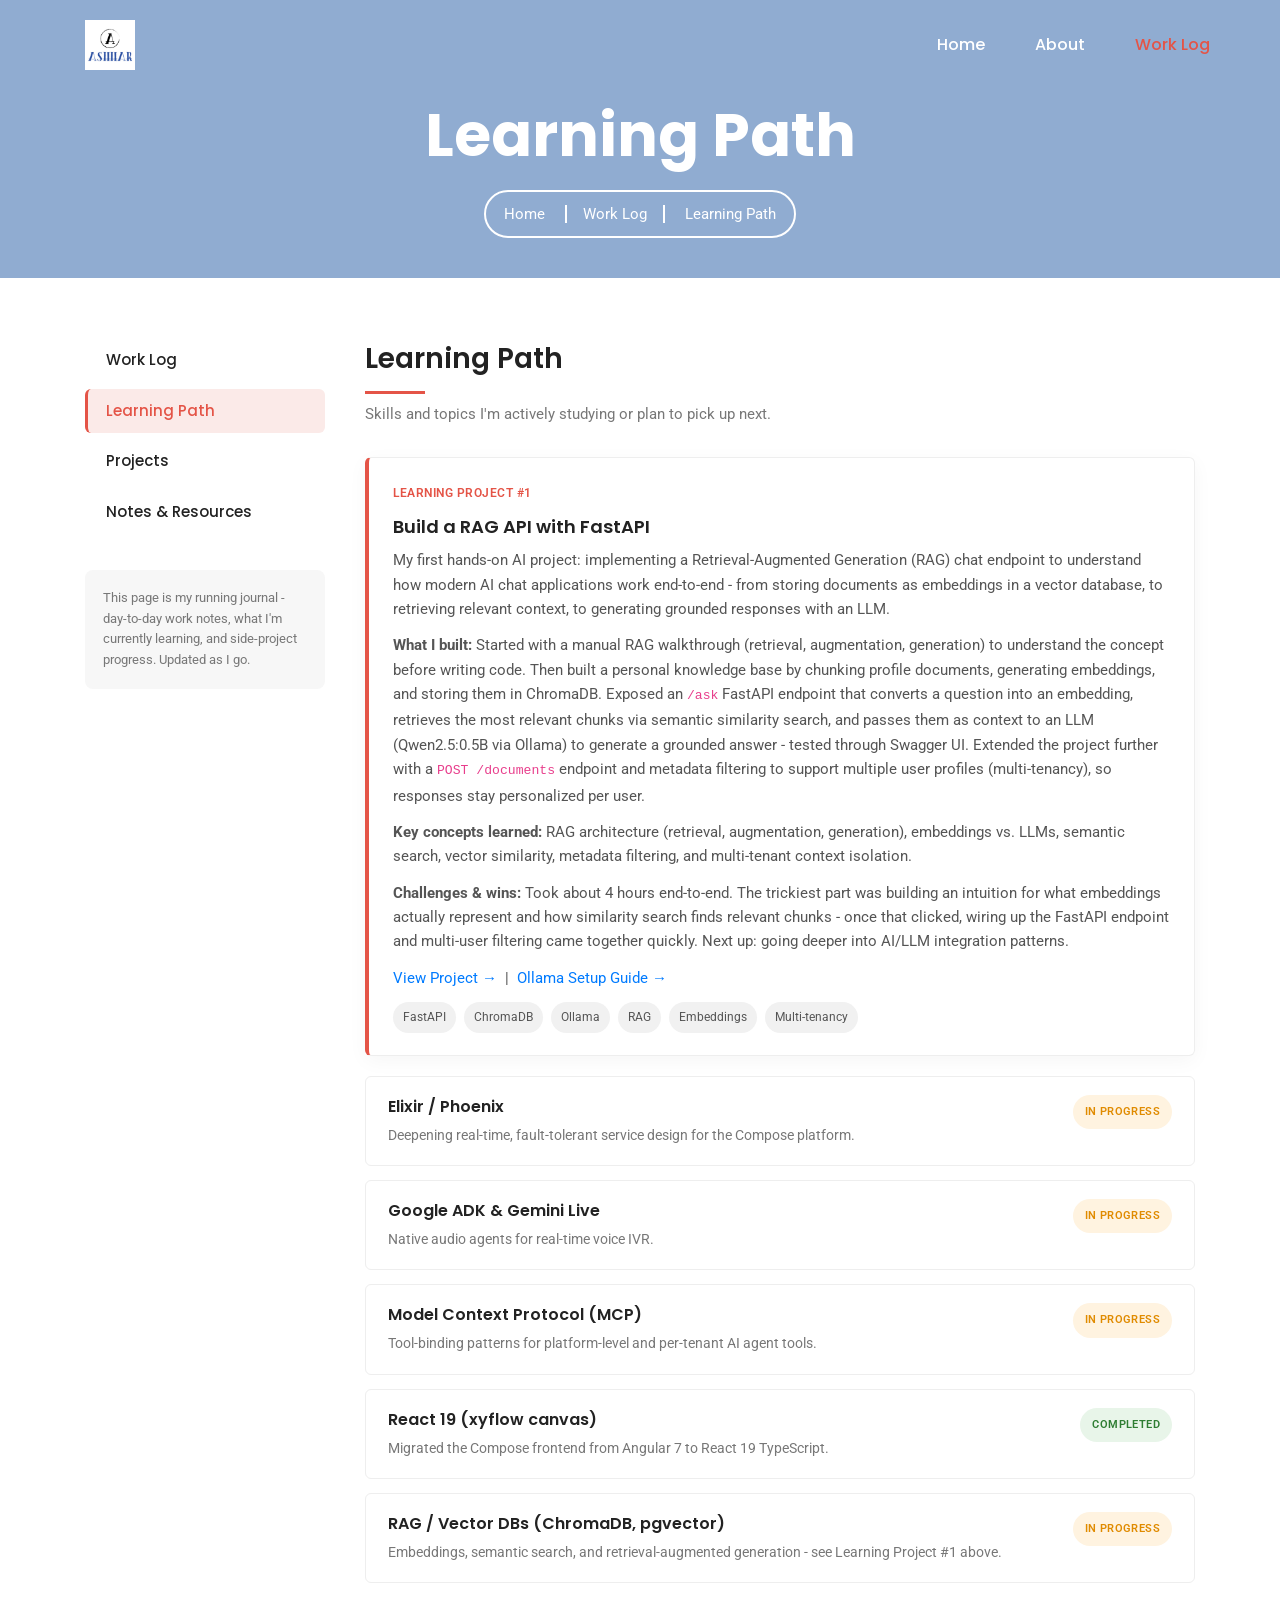
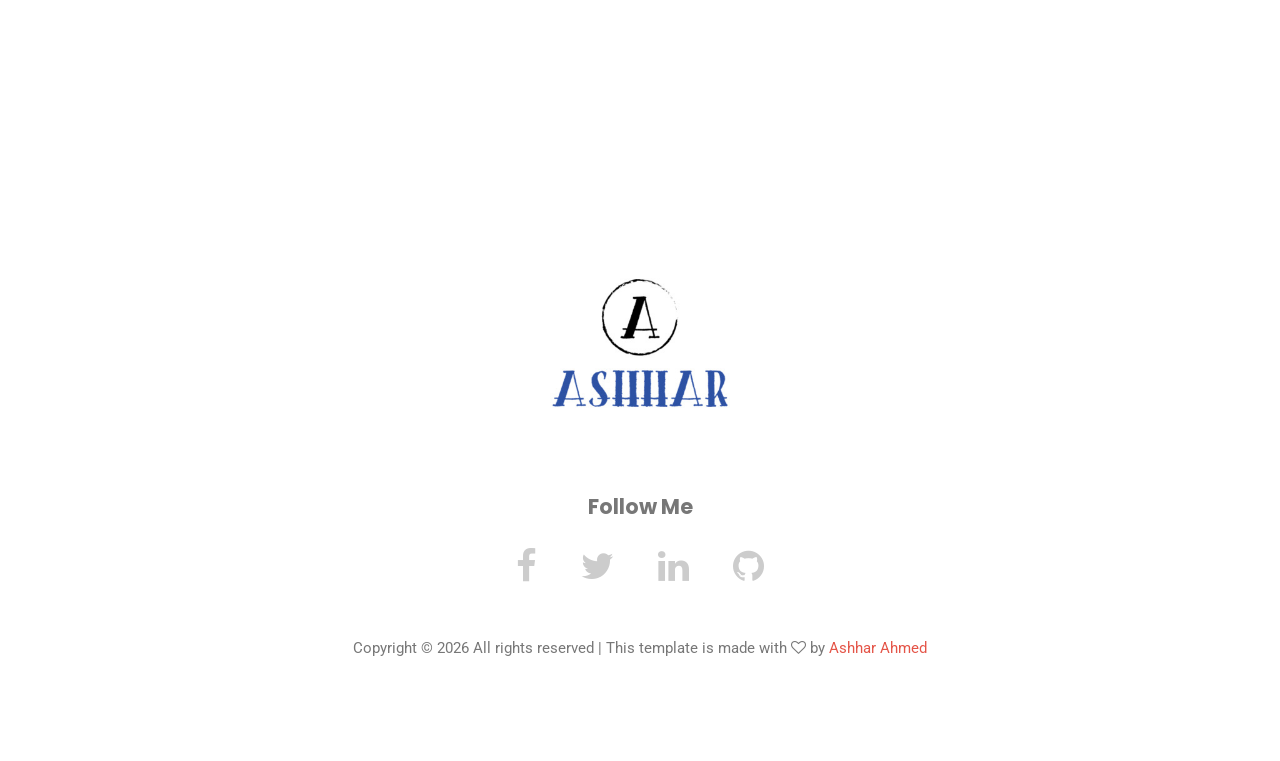
<file: worklog/learning-path.html>
<!DOCTYPE html>
<html lang="zxx" class="no-js">

<head>
    <!-- Mobile Specific Meta -->
    <meta name="viewport" content="width=device-width, initial-scale=1, shrink-to-fit=no">
    <!-- Favicon-->
    <link rel="shortcut icon" href="../img/fav.png">
    <!-- Author Meta -->
    <meta name="author" content="Ashhar Ahmed">
    <!-- Meta Description -->
    <meta name="description" content="Learning path of Ashhar Ahmed - Senior Software Engineer">
    <!-- Meta Keyword -->
    <meta name="keywords" content="">
    <!-- meta character set -->
    <meta charset="UTF-8">
    <!-- Site Title -->
    <title>Learning Path | Ashhar Ahmed</title>

    <link href="https://fonts.googleapis.com/css?family=Poppins:100,200,400,300,500,600,700" rel="stylesheet">
    <link href="https://fonts.googleapis.com/css?family=Roboto:300,400,500,600,700,900" rel="stylesheet">
    <!--CSS============================================= -->
    <link rel="stylesheet" href="../css/linearicons.css">
    <link rel="stylesheet" href="../css/font-awesome.min.css">
    <link rel="stylesheet" href="../css/bootstrap.css">
    <link rel="stylesheet" href="../css/magnific-popup.css">
    <link rel="stylesheet" href="../css/nice-select.css">
    <link rel="stylesheet" href="../css/animate.min.css">
    <link rel="stylesheet" href="../css/owl.carousel.css">
    <link rel="stylesheet" href="../css/main.css">
    <link rel="stylesheet" href="../css/worklog.css">
</head>

<body>

    <!-- Start Header Area -->
    <header id="header" class="dark">
        <div class="container main-menu">
            <div class="row align-items-center d-flex">
                <div id="logo">
                    <a href="../index.html"><img src="../img/logo.png" alt="" title="" width="50" height="50" /></a>
                </div>
                <nav id="nav-menu-container" class="ml-auto">
                    <ul class="nav-menu white">
                        <li><a href="../index.html">Home</a></li>
                        <li><a href="../about.html">About</a></li>
                        <li><a class="active" href="index.html">Work Log</a></li>
                    </ul>
                </nav>
            </div>
        </div>
    </header>
    <!-- End Header Area -->

    <!-- start banner Area -->
    <section class="banner-area relative">
        <div class="container">
            <div class="row d-flex align-items-center justify-content-center">
                <div class="about-content col-lg-12 compact-banner">
                    <h1 class="text-white">
                        Learning Path
                    </h1>
                    <p class="link-nav">
                        <span class="box">
                            <a href="../index.html">Home </a>
                            <a href="index.html">Work Log</a>
                            <a href="learning-path.html">Learning Path</a>
                        </span>
                    </p>
                </div>
            </div>
        </div>
    </section>
    <!-- End banner Area -->

    <!-- Start Worklog Area -->
    <section class="worklog-area">
        <div class="container">
            <div class="worklog-wrap">

                <!-- Sidebar nav -->
                <nav class="worklog-sidebar nav flex-column">
                    <a class="nav-link" href="work-log.html">Work Log</a>
                    <a class="nav-link active" href="learning-path.html">Learning Path</a>
                    <a class="nav-link" href="projects.html">Projects</a>
                    <a class="nav-link" href="notes.html">Notes &amp; Resources</a>
                    <div class="side-note">
                        This page is my running journal - day-to-day work notes, what I'm currently learning, and
                        side-project progress. Updated as I go.
                    </div>
                </nav>

                <!-- Main content -->
                <div class="worklog-content">

                    <div class="worklog-section">
                        <h2>Learning Path</h2>
                        <p class="section-intro">Skills and topics I'm actively studying or plan to pick up next.</p>

                        <!--
                            HOW TO ADD A LEARNING PROJECT WRITE-UP:
                            Use a ".log-entry" block (like below) for anything with a longer
                            story - what you built, tools used, challenges, and wins. If the
                            write-up is long, put the full version on its own page under
                            worklog/learning/ and just link to it here (see "View Project" below).
                            Use the shorter ".learning-item" cards further down for single
                            skills/topics without a full write-up.
                        -->
                        <div class="log-entry">
                            <span class="log-date">Learning Project #1</span>
                            <h4>Build a RAG API with FastAPI</h4>
                            <p>
                                My first hands-on AI project: implementing a Retrieval-Augmented Generation (RAG)
                                chat endpoint to understand how modern AI chat applications work end-to-end - from
                                storing documents as embeddings in a vector database, to retrieving relevant context,
                                to generating grounded responses with an LLM.
                            </p>
                            <p>
                                <strong>What I built:</strong> Started with a manual RAG walkthrough (retrieval,
                                augmentation, generation) to understand the concept before writing code. Then built a
                                personal knowledge base by chunking profile documents, generating embeddings, and
                                storing them in ChromaDB. Exposed an <code>/ask</code> FastAPI endpoint that converts
                                a question into an embedding, retrieves the most relevant chunks via semantic
                                similarity search, and passes them as context to an LLM (Qwen2.5:0.5B via Ollama) to
                                generate a grounded answer - tested through Swagger UI. Extended the project further
                                with a <code>POST /documents</code> endpoint and metadata filtering to support
                                multiple user profiles (multi-tenancy), so responses stay personalized per user.
                            </p>
                            <p>
                                <strong>Key concepts learned:</strong> RAG architecture (retrieval, augmentation,
                                generation), embeddings vs. LLMs, semantic search, vector similarity, metadata
                                filtering, and multi-tenant context isolation.
                            </p>
                            <p>
                                <strong>Challenges &amp; wins:</strong> Took about 4 hours end-to-end. The trickiest
                                part was building an intuition for what embeddings actually represent and how
                                similarity search finds relevant chunks - once that clicked, wiring up the FastAPI
                                endpoint and multi-user filtering came together quickly. Next up: going deeper into
                                AI/LLM integration patterns.
                            </p>
                            <p>
                                <a href="learning/rag-api-fastapi.html">View Project &rarr;</a>
                                &nbsp;|&nbsp;
                                <a href="learning/ollama-setup-guide.html">Ollama Setup Guide &rarr;</a>
                            </p>
                            <ul class="tag-list">
                                <li>FastAPI</li>
                                <li>ChromaDB</li>
                                <li>Ollama</li>
                                <li>RAG</li>
                                <li>Embeddings</li>
                                <li>Multi-tenancy</li>
                            </ul>
                        </div>

                        <div class="learning-item">
                            <div class="learning-main">
                                <h4>Elixir / Phoenix</h4>
                                <p>Deepening real-time, fault-tolerant service design for the Compose platform.</p>
                            </div>
                            <span class="status-badge status-in-progress">In Progress</span>
                        </div>

                        <div class="learning-item">
                            <div class="learning-main">
                                <h4>Google ADK &amp; Gemini Live</h4>
                                <p>Native audio agents for real-time voice IVR.</p>
                            </div>
                            <span class="status-badge status-in-progress">In Progress</span>
                        </div>

                        <div class="learning-item">
                            <div class="learning-main">
                                <h4>Model Context Protocol (MCP)</h4>
                                <p>Tool-binding patterns for platform-level and per-tenant AI agent tools.</p>
                            </div>
                            <span class="status-badge status-in-progress">In Progress</span>
                        </div>

                        <div class="learning-item">
                            <div class="learning-main">
                                <h4>React 19 (xyflow canvas)</h4>
                                <p>Migrated the Compose frontend from Angular 7 to React 19 TypeScript.</p>
                            </div>
                            <span class="status-badge status-completed">Completed</span>
                        </div>

                        <div class="learning-item">
                            <div class="learning-main">
                                <h4>RAG / Vector DBs (ChromaDB, pgvector)</h4>
                                <p>Embeddings, semantic search, and retrieval-augmented generation - see Learning
                                    Project #1 above.</p>
                            </div>
                            <span class="status-badge status-in-progress">In Progress</span>
                        </div>
                    </div>

                </div>
            </div>
        </div>
    </section>
    <!-- End Worklog Area -->

    <!-- start footer Area -->
    <footer class="footer-area">
        <div class="container">
            <div class="row justify-content-center">
                <div class="col-lg-12">
                    <div class="footer-top flex-column">
                        <div class="footer-logo">
                            <a href="#">
                                <img src="../img/logo.png" alt="" width="200" height="200">
                            </a>
                            <h4>Follow Me</h4>
                        </div>
                        <div class="footer-social">
                            <a href="https://www.facebook.com/ashhar.ahmed1/"><i class="fa fa-facebook"></i></a>
                            <a href="https://twitter.com/AshharWeligama"><i class="fa fa-twitter"></i></a>
                            <a href="https://linkedin.com/in/ashhar-ahmed-se"><i class="fa fa-linkedin"></i></a>
                            <a href="https://github.com/AshharAhamed"><i class="fa fa-github"></i></a>
                        </div>
                    </div>
                </div>
            </div>
            <div class="row footer-bottom justify-content-center">
                <p class="col-lg-8 col-sm-12 footer-text">
                    Copyright &copy;
                    <script>
                        document.write(new Date().getFullYear());
                    </script>
                    All rights reserved | This template is made with <i class="fa fa-heart-o" aria-hidden="true"></i> by <a href="#" target="_blank">Ashhar Ahmed</a>
                </p>
            </div>
        </div>
    </footer>
    <!-- End footer Area -->

    <!-- ####################### Start Scroll to Top Area ####################### -->
    <div id="back-top">
        <a title="Go to Top" href="#">
            <i class="lnr lnr-arrow-up"></i>
        </a>
    </div>
    <!-- ####################### End Scroll to Top Area ####################### -->

    <script src="../js/vendor/jquery-2.2.4.min.js"></script>
    <script src="https://cdnjs.cloudflare.com/ajax/libs/popper.js/1.12.9/umd/popper.min.js" integrity="sha384-ApNbgh9B+Y1QKtv3Rn7W3mgPxhU9K/ScQsAP7hUibX39j7fakFPskvXusvfa0b4Q" crossorigin="anonymous"></script>
    <script src="../js/vendor/bootstrap.min.js"></script>
    <script src="../js/easing.min.js"></script>
    <script src="../js/hoverIntent.js"></script>
    <script src="../js/superfish.min.js"></script>
    <script src="../js/mn-accordion.js"></script>
    <script src="../js/jquery.ajaxchimp.min.js"></script>
    <script src="../js/jquery.magnific-popup.min.js"></script>
    <script src="../js/owl.carousel.min.js"></script>
    <script src="../js/jquery.nice-select.min.js"></script>
    <script src="../js/isotope.pkgd.min.js"></script>
    <script src="../js/jquery.circlechart.js"></script>
    <script src="../js/wow.min.js"></script>
    <script src="../js/main.js"></script>
</body>

</html>
</file>
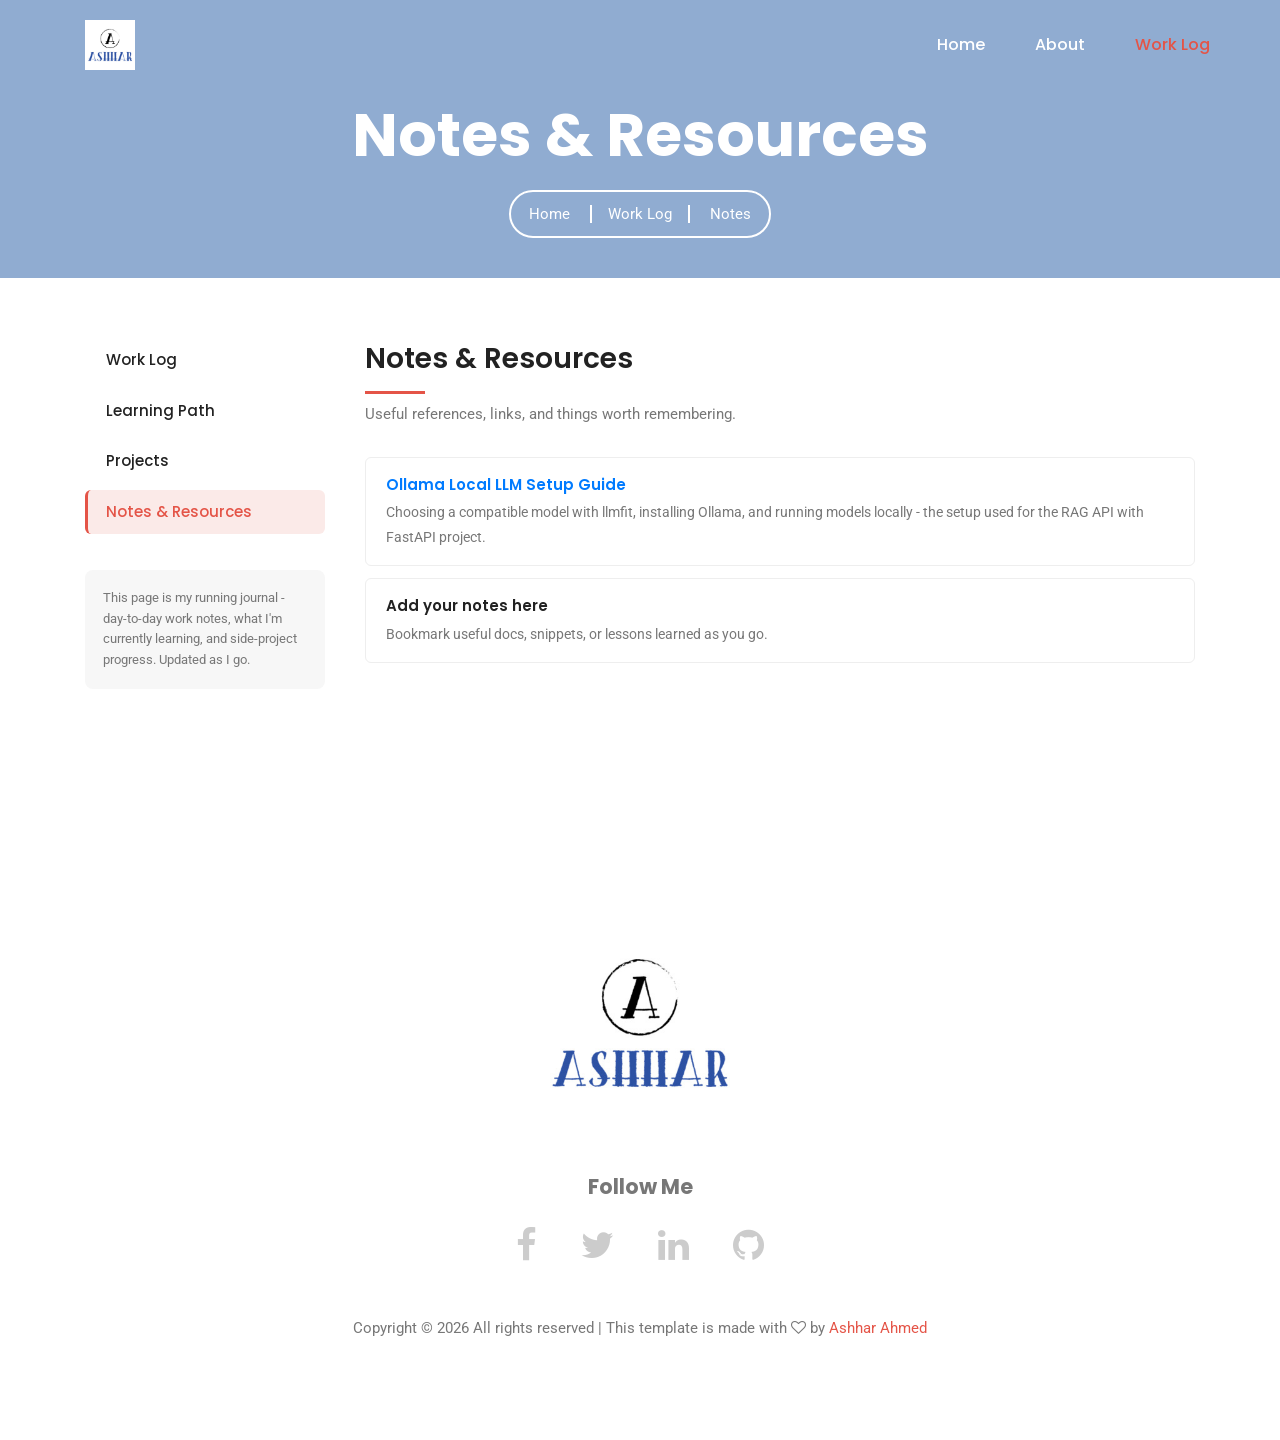
<file: worklog/notes.html>
<!DOCTYPE html>
<html lang="zxx" class="no-js">

<head>
    <!-- Mobile Specific Meta -->
    <meta name="viewport" content="width=device-width, initial-scale=1, shrink-to-fit=no">
    <!-- Favicon-->
    <link rel="shortcut icon" href="../img/fav.png">
    <!-- Author Meta -->
    <meta name="author" content="Ashhar Ahmed">
    <!-- Meta Description -->
    <meta name="description" content="Notes and resources of Ashhar Ahmed - Senior Software Engineer">
    <!-- Meta Keyword -->
    <meta name="keywords" content="">
    <!-- meta character set -->
    <meta charset="UTF-8">
    <!-- Site Title -->
    <title>Notes &amp; Resources | Ashhar Ahmed</title>

    <link href="https://fonts.googleapis.com/css?family=Poppins:100,200,400,300,500,600,700" rel="stylesheet">
    <link href="https://fonts.googleapis.com/css?family=Roboto:300,400,500,600,700,900" rel="stylesheet">
    <!--CSS============================================= -->
    <link rel="stylesheet" href="../css/linearicons.css">
    <link rel="stylesheet" href="../css/font-awesome.min.css">
    <link rel="stylesheet" href="../css/bootstrap.css">
    <link rel="stylesheet" href="../css/magnific-popup.css">
    <link rel="stylesheet" href="../css/nice-select.css">
    <link rel="stylesheet" href="../css/animate.min.css">
    <link rel="stylesheet" href="../css/owl.carousel.css">
    <link rel="stylesheet" href="../css/main.css">
    <link rel="stylesheet" href="../css/worklog.css">
</head>

<body>

    <!-- Start Header Area -->
    <header id="header" class="dark">
        <div class="container main-menu">
            <div class="row align-items-center d-flex">
                <div id="logo">
                    <a href="../index.html"><img src="../img/logo.png" alt="" title="" width="50" height="50" /></a>
                </div>
                <nav id="nav-menu-container" class="ml-auto">
                    <ul class="nav-menu white">
                        <li><a href="../index.html">Home</a></li>
                        <li><a href="../about.html">About</a></li>
                        <li><a class="active" href="index.html">Work Log</a></li>
                    </ul>
                </nav>
            </div>
        </div>
    </header>
    <!-- End Header Area -->

    <!-- start banner Area -->
    <section class="banner-area relative">
        <div class="container">
            <div class="row d-flex align-items-center justify-content-center">
                <div class="about-content col-lg-12 compact-banner">
                    <h1 class="text-white">
                        Notes &amp; Resources
                    </h1>
                    <p class="link-nav">
                        <span class="box">
                            <a href="../index.html">Home </a>
                            <a href="index.html">Work Log</a>
                            <a href="notes.html">Notes</a>
                        </span>
                    </p>
                </div>
            </div>
        </div>
    </section>
    <!-- End banner Area -->

    <!-- Start Worklog Area -->
    <section class="worklog-area">
        <div class="container">
            <div class="worklog-wrap">

                <!-- Sidebar nav -->
                <nav class="worklog-sidebar nav flex-column">
                    <a class="nav-link" href="work-log.html">Work Log</a>
                    <a class="nav-link" href="learning-path.html">Learning Path</a>
                    <a class="nav-link" href="projects.html">Projects</a>
                    <a class="nav-link active" href="notes.html">Notes &amp; Resources</a>
                    <div class="side-note">
                        This page is my running journal - day-to-day work notes, what I'm currently learning, and
                        side-project progress. Updated as I go.
                    </div>
                </nav>

                <!-- Main content -->
                <div class="worklog-content">

                    <!--
                        HOW TO ADD A NOTE:
                        Copy one ".note-item" block and add it inside the section below.
                    -->
                    <div class="worklog-section">
                        <h2>Notes &amp; Resources</h2>
                        <p class="section-intro">Useful references, links, and things worth remembering.</p>

                        <div class="note-item">
                            <h4><a href="learning/ollama-setup-guide.html">Ollama Local LLM Setup Guide</a></h4>
                            <p>Choosing a compatible model with llmfit, installing Ollama, and running models locally
                                - the setup used for the RAG API with FastAPI project.</p>
                        </div>

                        <div class="note-item">
                            <h4>Add your notes here</h4>
                            <p>Bookmark useful docs, snippets, or lessons learned as you go.</p>
                        </div>
                    </div>

                </div>
            </div>
        </div>
    </section>
    <!-- End Worklog Area -->

    <!-- start footer Area -->
    <footer class="footer-area">
        <div class="container">
            <div class="row justify-content-center">
                <div class="col-lg-12">
                    <div class="footer-top flex-column">
                        <div class="footer-logo">
                            <a href="#">
                                <img src="../img/logo.png" alt="" width="200" height="200">
                            </a>
                            <h4>Follow Me</h4>
                        </div>
                        <div class="footer-social">
                            <a href="https://www.facebook.com/ashhar.ahmed1/"><i class="fa fa-facebook"></i></a>
                            <a href="https://twitter.com/AshharWeligama"><i class="fa fa-twitter"></i></a>
                            <a href="https://linkedin.com/in/ashhar-ahmed-se"><i class="fa fa-linkedin"></i></a>
                            <a href="https://github.com/AshharAhamed"><i class="fa fa-github"></i></a>
                        </div>
                    </div>
                </div>
            </div>
            <div class="row footer-bottom justify-content-center">
                <p class="col-lg-8 col-sm-12 footer-text">
                    Copyright &copy;
                    <script>
                        document.write(new Date().getFullYear());
                    </script>
                    All rights reserved | This template is made with <i class="fa fa-heart-o" aria-hidden="true"></i> by <a href="#" target="_blank">Ashhar Ahmed</a>
                </p>
            </div>
        </div>
    </footer>
    <!-- End footer Area -->

    <!-- ####################### Start Scroll to Top Area ####################### -->
    <div id="back-top">
        <a title="Go to Top" href="#">
            <i class="lnr lnr-arrow-up"></i>
        </a>
    </div>
    <!-- ####################### End Scroll to Top Area ####################### -->

    <script src="../js/vendor/jquery-2.2.4.min.js"></script>
    <script src="https://cdnjs.cloudflare.com/ajax/libs/popper.js/1.12.9/umd/popper.min.js" integrity="sha384-ApNbgh9B+Y1QKtv3Rn7W3mgPxhU9K/ScQsAP7hUibX39j7fakFPskvXusvfa0b4Q" crossorigin="anonymous"></script>
    <script src="../js/vendor/bootstrap.min.js"></script>
    <script src="../js/easing.min.js"></script>
    <script src="../js/hoverIntent.js"></script>
    <script src="../js/superfish.min.js"></script>
    <script src="../js/mn-accordion.js"></script>
    <script src="../js/jquery.ajaxchimp.min.js"></script>
    <script src="../js/jquery.magnific-popup.min.js"></script>
    <script src="../js/owl.carousel.min.js"></script>
    <script src="../js/jquery.nice-select.min.js"></script>
    <script src="../js/isotope.pkgd.min.js"></script>
    <script src="../js/jquery.circlechart.js"></script>
    <script src="../js/wow.min.js"></script>
    <script src="../js/main.js"></script>
</body>

</html>
</file>
<file: css/linearicons.css>
@font-face {
	font-family: 'Linearicons-Free';
	src:url('../fonts/Linearicons-Free.eot?w118d');
	src:url('../fonts/Linearicons-Free.eot?#iefixw118d') format('embedded-opentype'),
		url('../fonts/Linearicons-Free.woff2?w118d') format('woff2'),
		url('../fonts/Linearicons-Free.woff?w118d') format('woff'),
		url('../fonts/Linearicons-Free.ttf?w118d') format('truetype'),
		url('../fonts/Linearicons-Free.svg?w118d#Linearicons-Free') format('svg');
	font-weight: normal;
	font-style: normal;
}

.lnr {
	font-family: 'Linearicons-Free';
	speak: none;
	font-style: normal;
	font-weight: normal;
	font-variant: normal;
	text-transform: none;
	line-height: 1;

	/* Better Font Rendering =========== */
	-webkit-font-smoothing: antialiased;
	-moz-osx-font-smoothing: grayscale;
}

.lnr-home:before {
	content: "\e800";
}
.lnr-apartment:before {
	content: "\e801";
}
.lnr-pencil:before {
	content: "\e802";
}
.lnr-magic-wand:before {
	content: "\e803";
}
.lnr-drop:before {
	content: "\e804";
}
.lnr-lighter:before {
	content: "\e805";
}
.lnr-poop:before {
	content: "\e806";
}
.lnr-sun:before {
	content: "\e807";
}
.lnr-moon:before {
	content: "\e808";
}
.lnr-cloud:before {
	content: "\e809";
}
.lnr-cloud-upload:before {
	content: "\e80a";
}
.lnr-cloud-download:before {
	content: "\e80b";
}
.lnr-cloud-sync:before {
	content: "\e80c";
}
.lnr-cloud-check:before {
	content: "\e80d";
}
.lnr-database:before {
	content: "\e80e";
}
.lnr-lock:before {
	content: "\e80f";
}
.lnr-cog:before {
	content: "\e810";
}
.lnr-trash:before {
	content: "\e811";
}
.lnr-dice:before {
	content: "\e812";
}
.lnr-heart:before {
	content: "\e813";
}
.lnr-star:before {
	content: "\e814";
}
.lnr-star-half:before {
	content: "\e815";
}
.lnr-star-empty:before {
	content: "\e816";
}
.lnr-flag:before {
	content: "\e817";
}
.lnr-envelope:before {
	content: "\e818";
}
.lnr-paperclip:before {
	content: "\e819";
}
.lnr-inbox:before {
	content: "\e81a";
}
.lnr-eye:before {
	content: "\e81b";
}
.lnr-printer:before {
	content: "\e81c";
}
.lnr-file-empty:before {
	content: "\e81d";
}
.lnr-file-add:before {
	content: "\e81e";
}
.lnr-enter:before {
	content: "\e81f";
}
.lnr-exit:before {
	content: "\e820";
}
.lnr-graduation-hat:before {
	content: "\e821";
}
.lnr-license:before {
	content: "\e822";
}
.lnr-music-note:before {
	content: "\e823";
}
.lnr-film-play:before {
	content: "\e824";
}
.lnr-camera-video:before {
	content: "\e825";
}
.lnr-camera:before {
	content: "\e826";
}
.lnr-picture:before {
	content: "\e827";
}
.lnr-book:before {
	content: "\e828";
}
.lnr-bookmark:before {
	content: "\e829";
}
.lnr-user:before {
	content: "\e82a";
}
.lnr-users:before {
	content: "\e82b";
}
.lnr-shirt:before {
	content: "\e82c";
}
.lnr-store:before {
	content: "\e82d";
}
.lnr-cart:before {
	content: "\e82e";
}
.lnr-tag:before {
	content: "\e82f";
}
.lnr-phone-handset:before {
	content: "\e830";
}
.lnr-phone:before {
	content: "\e831";
}
.lnr-pushpin:before {
	content: "\e832";
}
.lnr-map-marker:before {
	content: "\e833";
}
.lnr-map:before {
	content: "\e834";
}
.lnr-location:before {
	content: "\e835";
}
.lnr-calendar-full:before {
	content: "\e836";
}
.lnr-keyboard:before {
	content: "\e837";
}
.lnr-spell-check:before {
	content: "\e838";
}
.lnr-screen:before {
	content: "\e839";
}
.lnr-smartphone:before {
	content: "\e83a";
}
.lnr-tablet:before {
	content: "\e83b";
}
.lnr-laptop:before {
	content: "\e83c";
}
.lnr-laptop-phone:before {
	content: "\e83d";
}
.lnr-power-switch:before {
	content: "\e83e";
}
.lnr-bubble:before {
	content: "\e83f";
}
.lnr-heart-pulse:before {
	content: "\e840";
}
.lnr-construction:before {
	content: "\e841";
}
.lnr-pie-chart:before {
	content: "\e842";
}
.lnr-chart-bars:before {
	content: "\e843";
}
.lnr-gift:before {
	content: "\e844";
}
.lnr-diamond:before {
	content: "\e845";
}
.lnr-linearicons:before {
	content: "\e846";
}
.lnr-dinner:before {
	content: "\e847";
}
.lnr-coffee-cup:before {
	content: "\e848";
}
.lnr-leaf:before {
	content: "\e849";
}
.lnr-paw:before {
	content: "\e84a";
}
.lnr-rocket:before {
	content: "\e84b";
}
.lnr-briefcase:before {
	content: "\e84c";
}
.lnr-bus:before {
	content: "\e84d";
}
.lnr-car:before {
	content: "\e84e";
}
.lnr-train:before {
	content: "\e84f";
}
.lnr-bicycle:before {
	content: "\e850";
}
.lnr-wheelchair:before {
	content: "\e851";
}
.lnr-select:before {
	content: "\e852";
}
.lnr-earth:before {
	content: "\e853";
}
.lnr-smile:before {
	content: "\e854";
}
.lnr-sad:before {
	content: "\e855";
}
.lnr-neutral:before {
	content: "\e856";
}
.lnr-mustache:before {
	content: "\e857";
}
.lnr-alarm:before {
	content: "\e858";
}
.lnr-bullhorn:before {
	content: "\e859";
}
.lnr-volume-high:before {
	content: "\e85a";
}
.lnr-volume-medium:before {
	content: "\e85b";
}
.lnr-volume-low:before {
	content: "\e85c";
}
.lnr-volume:before {
	content: "\e85d";
}
.lnr-mic:before {
	content: "\e85e";
}
.lnr-hourglass:before {
	content: "\e85f";
}
.lnr-undo:before {
	content: "\e860";
}
.lnr-redo:before {
	content: "\e861";
}
.lnr-sync:before {
	content: "\e862";
}
.lnr-history:before {
	content: "\e863";
}
.lnr-clock:before {
	content: "\e864";
}
.lnr-download:before {
	content: "\e865";
}
.lnr-upload:before {
	content: "\e866";
}
.lnr-enter-down:before {
	content: "\e867";
}
.lnr-exit-up:before {
	content: "\e868";
}
.lnr-bug:before {
	content: "\e869";
}
.lnr-code:before {
	content: "\e86a";
}
.lnr-link:before {
	content: "\e86b";
}
.lnr-unlink:before {
	content: "\e86c";
}
.lnr-thumbs-up:before {
	content: "\e86d";
}
.lnr-thumbs-down:before {
	content: "\e86e";
}
.lnr-magnifier:before {
	content: "\e86f";
}
.lnr-cross:before {
	content: "\e870";
}
.lnr-menu:before {
	content: "\e871";
}
.lnr-list:before {
	content: "\e872";
}
.lnr-chevron-up:before {
	content: "\e873";
}
.lnr-chevron-down:before {
	content: "\e874";
}
.lnr-chevron-left:before {
	content: "\e875";
}
.lnr-chevron-right:before {
	content: "\e876";
}
.lnr-arrow-up:before {
	content: "\e877";
}
.lnr-arrow-down:before {
	content: "\e878";
}
.lnr-arrow-left:before {
	content: "\e879";
}
.lnr-arrow-right:before {
	content: "\e87a";
}
.lnr-move:before {
	content: "\e87b";
}
.lnr-warning:before {
	content: "\e87c";
}
.lnr-question-circle:before {
	content: "\e87d";
}
.lnr-menu-circle:before {
	content: "\e87e";
}
.lnr-checkmark-circle:before {
	content: "\e87f";
}
.lnr-cross-circle:before {
	content: "\e880";
}
.lnr-plus-circle:before {
	content: "\e881";
}
.lnr-circle-minus:before {
	content: "\e882";
}
.lnr-arrow-up-circle:before {
	content: "\e883";
}
.lnr-arrow-down-circle:before {
	content: "\e884";
}
.lnr-arrow-left-circle:before {
	content: "\e885";
}
.lnr-arrow-right-circle:before {
	content: "\e886";
}
.lnr-chevron-up-circle:before {
	content: "\e887";
}
.lnr-chevron-down-circle:before {
	content: "\e888";
}
.lnr-chevron-left-circle:before {
	content: "\e889";
}
.lnr-chevron-right-circle:before {
	content: "\e88a";
}
.lnr-crop:before {
	content: "\e88b";
}
.lnr-frame-expand:before {
	content: "\e88c";
}
.lnr-frame-contract:before {
	content: "\e88d";
}
.lnr-layers:before {
	content: "\e88e";
}
.lnr-funnel:before {
	content: "\e88f";
}
.lnr-text-format:before {
	content: "\e890";
}
.lnr-text-format-remove:before {
	content: "\e891";
}
.lnr-text-size:before {
	content: "\e892";
}
.lnr-bold:before {
	content: "\e893";
}
.lnr-italic:before {
	content: "\e894";
}
.lnr-underline:before {
	content: "\e895";
}
.lnr-strikethrough:before {
	content: "\e896";
}
.lnr-highlight:before {
	content: "\e897";
}
.lnr-text-align-left:before {
	content: "\e898";
}
.lnr-text-align-center:before {
	content: "\e899";
}
.lnr-text-align-right:before {
	content: "\e89a";
}
.lnr-text-align-justify:before {
	content: "\e89b";
}
.lnr-line-spacing:before {
	content: "\e89c";
}
.lnr-indent-increase:before {
	content: "\e89d";
}
.lnr-indent-decrease:before {
	content: "\e89e";
}
.lnr-pilcrow:before {
	content: "\e89f";
}
.lnr-direction-ltr:before {
	content: "\e8a0";
}
.lnr-direction-rtl:before {
	content: "\e8a1";
}
.lnr-page-break:before {
	content: "\e8a2";
}
.lnr-sort-alpha-asc:before {
	content: "\e8a3";
}
.lnr-sort-amount-asc:before {
	content: "\e8a4";
}
.lnr-hand:before {
	content: "\e8a5";
}
.lnr-pointer-up:before {
	content: "\e8a6";
}
.lnr-pointer-right:before {
	content: "\e8a7";
}
.lnr-pointer-down:before {
	content: "\e8a8";
}
.lnr-pointer-left:before {
	content: "\e8a9";
}
</file>
<file: css/nice-select.css>
.nice-select {
  -webkit-tap-highlight-color: transparent;
  background-color: #fff;
  border-radius: 5px;
  border: solid 1px #e8e8e8;
  box-sizing: border-box;
  clear: both;
  cursor: pointer;
  display: block;
  float: left;
  font-family: inherit;
  font-size: 14px;
  font-weight: normal;
  height: 42px;
  line-height: 40px;
  outline: none;
  padding-left: 18px;
  padding-right: 30px;
  position: relative;
  text-align: left !important;
  -webkit-transition: all 0.2s ease-in-out;
  transition: all 0.2s ease-in-out;
  -webkit-user-select: none;
     -moz-user-select: none;
      -ms-user-select: none;
          user-select: none;
  white-space: nowrap;
  width: auto; }
  .nice-select:hover {
    border-color: #dbdbdb; }
  .nice-select:active, .nice-select.open, .nice-select:focus {
    border-color: #999; }
  .nice-select:after {
    border-bottom: 2px solid #999;
    border-right: 2px solid #999;
    content: '';
    display: block;
    height: 5px;
    margin-top: -4px;
    pointer-events: none;
    position: absolute;
    right: 12px;
    top: 50%;
    -webkit-transform-origin: 66% 66%;
        -ms-transform-origin: 66% 66%;
            transform-origin: 66% 66%;
    -webkit-transform: rotate(45deg);
        -ms-transform: rotate(45deg);
            transform: rotate(45deg);
    -webkit-transition: all 0.15s ease-in-out;
    transition: all 0.15s ease-in-out;
    width: 5px; }
  .nice-select.open:after {
    -webkit-transform: rotate(-135deg);
        -ms-transform: rotate(-135deg);
            transform: rotate(-135deg); }
  .nice-select.open .list {
    opacity: 1;
    pointer-events: auto;
    -webkit-transform: scale(1) translateY(0);
        -ms-transform: scale(1) translateY(0);
            transform: scale(1) translateY(0); }
  .nice-select.disabled {
    border-color: #ededed;
    color: #999;
    pointer-events: none; }
    .nice-select.disabled:after {
      border-color: #cccccc; }
  .nice-select.wide {
    width: 100%; }
    .nice-select.wide .list {
      left: 0 !important;
      right: 0 !important; }
  .nice-select.right {
    float: right; }
    .nice-select.right .list {
      left: auto;
      right: 0; }
  .nice-select.small {
    font-size: 12px;
    height: 36px;
    line-height: 34px; }
    .nice-select.small:after {
      height: 4px;
      width: 4px; }
    .nice-select.small .option {
      line-height: 34px;
      min-height: 34px; }
  .nice-select .list {
    background-color: #fff;
    border-radius: 5px;
    box-shadow: 0 0 0 1px rgba(68, 68, 68, 0.11);
    box-sizing: border-box;
    margin-top: 4px;
    opacity: 0;
    overflow: hidden;
    padding: 0;
    pointer-events: none;
    position: absolute;
    top: 100%;
    left: 0;
    -webkit-transform-origin: 50% 0;
        -ms-transform-origin: 50% 0;
            transform-origin: 50% 0;
    -webkit-transform: scale(0.75) translateY(-21px);
        -ms-transform: scale(0.75) translateY(-21px);
            transform: scale(0.75) translateY(-21px);
    -webkit-transition: all 0.2s cubic-bezier(0.5, 0, 0, 1.25), opacity 0.15s ease-out;
    transition: all 0.2s cubic-bezier(0.5, 0, 0, 1.25), opacity 0.15s ease-out;
    z-index: 9; }
    .nice-select .list:hover .option:not(:hover) {
      background-color: transparent !important; }
  .nice-select .option {
    cursor: pointer;
    font-weight: 400;
    line-height: 40px;
    list-style: none;
    min-height: 40px;
    outline: none;
    padding-left: 18px;
    padding-right: 29px;
    text-align: left;
    -webkit-transition: all 0.2s;
    transition: all 0.2s; }
    .nice-select .option:hover, .nice-select .option.focus, .nice-select .option.selected.focus {
      background-color: #f6f6f6; }
    .nice-select .option.selected {
      font-weight: bold; }
    .nice-select .option.disabled {
      background-color: transparent;
      color: #999;
      cursor: default; }

.no-csspointerevents .nice-select .list {
  display: none; }

.no-csspointerevents .nice-select.open .list {
  display: block; }
</file>
<file: css/main.css>
/*--------------------------- Color variations ----------------------*/
/* Medium Layout: 1280px */
/* Tablet Layout: 768px */
/* Mobile Layout: 320px */
/* Wide Mobile Layout: 480px */
/* =================================== */
/*  Basic Style 
/* =================================== */
::-moz-selection {
  /* Code for Firefox */
  background-color: #e45447;
  color: #fff; }

::selection {
  background-color: #e45447;
  color: #fff; }

::-webkit-input-placeholder {
  /* WebKit, Blink, Edge */
  color: #777777;
  font-weight: 300; }

:-moz-placeholder {
  /* Mozilla Firefox 4 to 18 */
  color: #777777;
  opacity: 1;
  font-weight: 300; }

::-moz-placeholder {
  /* Mozilla Firefox 19+ */
  color: #777777;
  opacity: 1;
  font-weight: 300; }

:-ms-input-placeholder {
  /* Internet Explorer 10-11 */
  color: #777777;
  font-weight: 300; }

::-ms-input-placeholder {
  /* Microsoft Edge */
  color: #777777;
  font-weight: 300; }

body {
  color: #777777;
  font-family: "Roboto", sans-serif;
  font-size: 15px;
  font-weight: 400;
  line-height: 1.625em;
  position: relative; }

ol, ul {
  margin: 0;
  padding: 0;
  list-style: none; }

select {
  display: block; }

figure {
  margin: 0; }

a {
  -webkit-transition: all 0.3s ease 0s;
  -moz-transition: all 0.3s ease 0s;
  -o-transition: all 0.3s ease 0s;
  transition: all 0.3s ease 0s; }

iframe {
  border: 0; }

a, a:focus, a:hover {
  text-decoration: none;
  outline: 0; }

.btn.active.focus,
.btn.active:focus,
.btn.focus,
.btn.focus:active,
.btn:active:focus,
.btn:focus {
  text-decoration: none;
  outline: 0; }

.card-panel {
  margin: 0;
  padding: 60px; }

/**
 *  Typography
 *
 **/
.btn i, .btn-large i, .btn-floating i, .btn-large i, .btn-flat i {
  font-size: 1em;
  line-height: inherit; }

.gray-bg {
  background: #f9f9ff; }

h1, h2, h3,
h4, h5, h6 {
  font-family: "Poppins", sans-serif;
  color: #222222;
  line-height: 1.2em;
  margin-bottom: 0;
  margin-top: 0;
  font-weight: 600; }

.h1, .h2, .h3,
.h4, .h5, .h6 {
  margin-bottom: 0;
  margin-top: 0;
  font-family: "Poppins", sans-serif;
  font-weight: 600;
  color: #222222; }

h1, .h1 {
  font-size: 36px; }

h2, .h2 {
  font-size: 30px; }

h3, .h3 {
  font-size: 24px; }

h4, .h4 {
  font-size: 18px; }

h5, .h5 {
  font-size: 16px; }

h6, .h6 {
  font-size: 14px;
  color: #222222; }

td, th {
  border-radius: 0px; }

/**
 * For modern browsers
 * 1. The space content is one way to avoid an Opera bug when the
 *    contenteditable attribute is included anywhere else in the document.
 *    Otherwise it causes space to appear at the top and bottom of elements
 *    that are clearfixed.
 * 2. The use of `table` rather than `block` is only necessary if using
 *    `:before` to contain the top-margins of child elements.
 */
.clear::before, .clear::after {
  content: " ";
  display: table; }
.clear::after {
  clear: both; }

.fz-11 {
  font-size: 11px; }

.fz-12 {
  font-size: 12px; }

.fz-13 {
  font-size: 13px; }

.fz-14 {
  font-size: 14px; }

.fz-15 {
  font-size: 15px; }

.fz-16 {
  font-size: 16px; }

.fz-18 {
  font-size: 18px; }

.fz-30 {
  font-size: 30px; }

.fz-48 {
  font-size: 48px !important; }

.fw100 {
  font-weight: 100; }

.fw300 {
  font-weight: 300; }

.fw400 {
  font-weight: 400 !important; }

.fw500 {
  font-weight: 500; }

.f700 {
  font-weight: 700; }

.fsi {
  font-style: italic; }

.mt-10 {
  margin-top: 10px; }

.mt-15 {
  margin-top: 15px; }

.mt-20 {
  margin-top: 20px; }

.mt-25 {
  margin-top: 25px; }

.mt-30 {
  margin-top: 30px; }

.mt-35 {
  margin-top: 35px; }

.mt-40 {
  margin-top: 40px; }

.mt-50 {
  margin-top: 50px; }

.mt-60 {
  margin-top: 60px; }

.mt-70 {
  margin-top: 70px; }

.mt-80 {
  margin-top: 80px; }

.mt-100 {
  margin-top: 100px; }

.mt-120 {
  margin-top: 120px; }

.mt-150 {
  margin-top: 150px; }

.ml-0 {
  margin-left: 0 !important; }

.ml-5 {
  margin-left: 5px !important; }

.ml-10 {
  margin-left: 10px; }

.ml-15 {
  margin-left: 15px; }

.ml-20 {
  margin-left: 20px; }

.ml-30 {
  margin-left: 30px; }

.ml-50 {
  margin-left: 50px; }

.mr-0 {
  margin-right: 0 !important; }

.mr-5 {
  margin-right: 5px !important; }

.mr-15 {
  margin-right: 15px; }

.mr-10 {
  margin-right: 10px; }

.mr-20 {
  margin-right: 20px; }

.mr-30 {
  margin-right: 30px; }

.mr-50 {
  margin-right: 50px; }

.mb-0 {
  margin-bottom: 0px; }

.mb-0-i {
  margin-bottom: 0px !important; }

.mb-5 {
  margin-bottom: 5px; }

.mb-10 {
  margin-bottom: 10px; }

.mb-15 {
  margin-bottom: 15px; }

.mb-20 {
  margin-bottom: 20px; }

.mb-25 {
  margin-bottom: 25px; }

.mb-30 {
  margin-bottom: 30px; }

.mb-40 {
  margin-bottom: 40px; }

.mb-50 {
  margin-bottom: 50px; }

.mb-60 {
  margin-bottom: 60px; }

.mb-70 {
  margin-bottom: 70px; }

.mb-80 {
  margin-bottom: 80px; }

.mb-90 {
  margin-bottom: 90px; }

.mb-100 {
  margin-bottom: 100px; }

.pt-0 {
  padding-top: 0px; }

.pt-10 {
  padding-top: 10px; }

.pt-15 {
  padding-top: 15px; }

.pt-20 {
  padding-top: 20px; }

.pt-25 {
  padding-top: 25px; }

.pt-30 {
  padding-top: 30px; }

.pt-40 {
  padding-top: 40px; }

.pt-50 {
  padding-top: 50px; }

.pt-60 {
  padding-top: 60px; }

.pt-70 {
  padding-top: 70px; }

.pt-80 {
  padding-top: 80px; }

.pt-90 {
  padding-top: 90px; }

.pt-100 {
  padding-top: 100px; }

.pt-120 {
  padding-top: 120px; }

.pt-150 {
  padding-top: 150px; }

.pt-170 {
  padding-top: 170px; }

.pb-0 {
  padding-bottom: 0px; }

.pb-10 {
  padding-bottom: 10px; }

.pb-15 {
  padding-bottom: 15px; }

.pb-20 {
  padding-bottom: 20px; }

.pb-25 {
  padding-bottom: 25px; }

.pb-30 {
  padding-bottom: 30px; }

.pb-40 {
  padding-bottom: 40px; }

.pb-50 {
  padding-bottom: 50px; }

.pb-60 {
  padding-bottom: 60px; }

.pb-70 {
  padding-bottom: 70px; }

.pb-80 {
  padding-bottom: 80px; }

.pb-90 {
  padding-bottom: 90px; }

.pb-100 {
  padding-bottom: 100px; }

.pb-120 {
  padding-bottom: 120px; }

.pb-150 {
  padding-bottom: 150px; }

.pr-30 {
  padding-right: 30px; }

.pl-30 {
  padding-left: 30px; }

.pl-90 {
  padding-left: 90px; }

.p-40 {
  padding: 40px; }

.float-left {
  float: left; }

.float-right {
  float: right; }

.text-italic {
  font-style: italic; }

.text-white {
  color: #fff; }

.text-black {
  color: #000; }

.transition {
  -webkit-transition: all 0.3s ease 0s;
  -moz-transition: all 0.3s ease 0s;
  -o-transition: all 0.3s ease 0s;
  transition: all 0.3s ease 0s; }

.section-full {
  padding: 100px 0; }

.section-half {
  padding: 75px 0; }

.text-center {
  text-align: center; }

.text-left {
  text-align: left; }

.text-rigth {
  text-align: right; }

.flex {
  display: -webkit-box;
  display: -webkit-flex;
  display: -moz-flex;
  display: -ms-flexbox;
  display: flex; }

.inline-flex {
  display: -webkit-inline-box;
  display: -webkit-inline-flex;
  display: -moz-inline-flex;
  display: -ms-inline-flexbox;
  display: inline-flex; }

.flex-grow {
  -webkit-box-flex: 1;
  -webkit-flex-grow: 1;
  -moz-flex-grow: 1;
  -ms-flex-positive: 1;
  flex-grow: 1; }

.flex-wrap {
  -webkit-flex-wrap: wrap;
  -moz-flex-wrap: wrap;
  -ms-flex-wrap: wrap;
  flex-wrap: wrap; }

.flex-left {
  -webkit-box-pack: start;
  -ms-flex-pack: start;
  -webkit-justify-content: flex-start;
  -moz-justify-content: flex-start;
  justify-content: flex-start; }

.flex-middle {
  -webkit-box-align: center;
  -ms-flex-align: center;
  -webkit-align-items: center;
  -moz-align-items: center;
  align-items: center; }

.flex-right {
  -webkit-box-pack: end;
  -ms-flex-pack: end;
  -webkit-justify-content: flex-end;
  -moz-justify-content: flex-end;
  justify-content: flex-end; }

.flex-top {
  -webkit-align-self: flex-start;
  -moz-align-self: flex-start;
  -ms-flex-item-align: start;
  align-self: flex-start; }

.flex-center {
  -webkit-box-pack: center;
  -ms-flex-pack: center;
  -webkit-justify-content: center;
  -moz-justify-content: center;
  justify-content: center; }

.flex-bottom {
  -webkit-align-self: flex-end;
  -moz-align-self: flex-end;
  -ms-flex-item-align: end;
  align-self: flex-end; }

.space-between {
  -webkit-box-pack: justify;
  -ms-flex-pack: justify;
  -webkit-justify-content: space-between;
  -moz-justify-content: space-between;
  justify-content: space-between; }

.space-around {
  -ms-flex-pack: distribute;
  -webkit-justify-content: space-around;
  -moz-justify-content: space-around;
  justify-content: space-around; }

.flex-column {
  -webkit-box-direction: normal;
  -webkit-box-orient: vertical;
  -webkit-flex-direction: column;
  -moz-flex-direction: column;
  -ms-flex-direction: column;
  flex-direction: column; }

.flex-cell {
  display: -webkit-box;
  display: -webkit-flex;
  display: -moz-flex;
  display: -ms-flexbox;
  display: flex;
  -webkit-box-flex: 1;
  -webkit-flex-grow: 1;
  -moz-flex-grow: 1;
  -ms-flex-positive: 1;
  flex-grow: 1; }

.display-table {
  display: table; }

.light {
  color: #fff; }

.dark {
  color: #000; }

.relative {
  position: relative; }

.overflow-hidden {
  overflow: hidden; }

.overlay {
  position: absolute;
  left: 0;
  right: 0;
  top: 0;
  bottom: 0; }

.container.fullwidth {
  width: 100%; }
.container.no-padding {
  padding-left: 0;
  padding-right: 0; }

.no-padding {
  padding: 0; }

.section-bg {
  background: #f9fafc; }

@media (max-width: 767px) {
  .no-flex-xs {
    display: block !important; } }

.row.no-margin {
  margin-left: 0;
  margin-right: 0; }

.preloader-area {
  background-color: #e45447;
  position: fixed;
  width: 100%;
  height: 100%;
  z-index: 9999; }
  .preloader-area .loader-box {
    position: absolute;
    left: 50%;
    top: 50%;
    -webkit-transform: translate(-50%, -50%);
    -moz-transform: translate(-50%, -50%);
    -ms-transform: translate(-50%, -50%);
    -o-transform: translate(-50%, -50%);
    transform: translate(-50%, -50%); }
  .preloader-area .loader {
    width: 70px;
    height: 70px;
    border-radius: 50px;
    background-color: rgba(255, 255, 255, 0.2);
    border-width: 30px;
    border-style: double;
    border-color: transparent #fff;
    -webkit-transform-origin: 50% 50%;
    -moz-transform-origin: 50% 50%;
    -ms-transform-origin: 50% 50%;
    -o-transform-origin: 50% 50%;
    transform-origin: 50% 50%;
    -webkit-animation: loader 2s linear infinite;
    -moz-animation: loader 2s linear infinite;
    -o-animation: loader 2s linear infinite;
    animation: loader 2s linear infinite; }

@-webkit-keyframes loader {
  0% {
    -webkit-transform: rotate(0deg);
    -moz-transform: rotate(0deg);
    -ms-transform: rotate(0deg);
    -o-transform: rotate(0deg);
    transform: rotate(0deg); }
  100% {
    -webkit-transform: rotate(360deg);
    -moz-transform: rotate(360deg);
    -ms-transform: rotate(360deg);
    -o-transform: rotate(360deg);
    transform: rotate(360deg); } }
@-moz-keyframes loader {
  0% {
    -webkit-transform: rotate(0deg);
    -moz-transform: rotate(0deg);
    -ms-transform: rotate(0deg);
    -o-transform: rotate(0deg);
    transform: rotate(0deg); }
  100% {
    -webkit-transform: rotate(360deg);
    -moz-transform: rotate(360deg);
    -ms-transform: rotate(360deg);
    -o-transform: rotate(360deg);
    transform: rotate(360deg); } }
@-o-keyframes loader {
  0% {
    -webkit-transform: rotate(0deg);
    -moz-transform: rotate(0deg);
    -ms-transform: rotate(0deg);
    -o-transform: rotate(0deg);
    transform: rotate(0deg); }
  100% {
    -webkit-transform: rotate(360deg);
    -moz-transform: rotate(360deg);
    -ms-transform: rotate(360deg);
    -o-transform: rotate(360deg);
    transform: rotate(360deg); } }
@keyframes loader {
  0% {
    -webkit-transform: rotate(0deg);
    -moz-transform: rotate(0deg);
    -ms-transform: rotate(0deg);
    -o-transform: rotate(0deg);
    transform: rotate(0deg); }
  100% {
    -webkit-transform: rotate(360deg);
    -moz-transform: rotate(360deg);
    -ms-transform: rotate(360deg);
    -o-transform: rotate(360deg);
    transform: rotate(360deg); } }
#back-top {
  position: fixed;
  right: 0;
  bottom: 30px;
  cursor: pointer;
  z-index: 9999999;
  opacity: 0;
  -webkit-transition: all 0.3s ease 0s;
  -moz-transition: all 0.3s ease 0s;
  -o-transition: all 0.3s ease 0s;
  transition: all 0.3s ease 0s; }
  #back-top a {
    background: #90acd1;
    display: block;
    text-align: center;
    width: 35px;
    height: 40px;
    border-radius: 5px 5px 0 0;
    padding: 12px 8px 8px 7px;
    -webkit-transition: all 0.3s ease 0s;
    -moz-transition: all 0.3s ease 0s;
    -o-transition: all 0.3s ease 0s;
    transition: all 0.3s ease 0s; }
    #back-top a i {
      font-size: 22px;
      color: #fff; }
    #back-top a:hover {
      box-shadow: 0 8px 12px rgba(156, 156, 156, 0.7); }

.back-top-animation {
  right: 20px !important;
  opacity: 1 !important;
  -webkit-transition: all 0.4s ease-in !important;
  -moz-transition: all 0.4s ease-in !important;
  -o-transition: all 0.4s ease-in !important;
  transition: all 0.4s ease-in !important; }

.section-gap {
  padding: 150px 0; }
  @media (max-width: 1024px) {
    .section-gap {
      padding: 60px 0; } }

.section-gap-top {
  padding-top: 150px; }
  @media (max-width: 1024px) {
    .section-gap-top {
      padding: 60px 0; } }

.section-gap-bottom-90 {
  padding-bottom: 130px; }
  @media (max-width: 1024px) {
    .section-gap-bottom-90 {
      padding-bottom: 30px; } }

.section-title {
  margin-bottom: 80px; }
  @media (max-width: 1024px) {
    .section-title {
      margin-bottom: 30px; } }
  .section-title h2 {
    font-size: 48px;
    font-weight: 700;
    margin-bottom: 70px;
    text-transform: capitalize;
    position: relative;
    line-height: 44px; }
    @media (max-width: 1024px) {
      .section-title h2 {
        font-size: 40px;
        margin-bottom: 30px; } }
    @media (max-width: 1024px) {
      .section-title h2 {
        font-size: 30px; } }
    .section-title h2:before {
      content: '';
      position: absolute;
      left: 0;
      bottom: -35px;
      width: 10px;
      height: 10px;
      background: #e45447;
      border-radius: 7px; }
      @media (max-width: 1024px) {
        .section-title h2:before {
          bottom: -15px; } }
    .section-title h2:after {
      content: '';
      position: absolute;
      left: 0;
      bottom: -31px;
      width: 100px;
      height: 2px;
      background: #e45447; }
      @media (max-width: 1024px) {
        .section-title h2:after {
          bottom: -11px; } }
  .section-title p {
    max-width: 535px;
    margin-bottom: 0; }

.alert-msg {
  color: #008000; }

.primary-btn {
  color: #fff;
  padding: 0 52px;
  background: #e45447;
  overflow: hidden;
  border-radius: 40px;
  font-size: 15px;
  font-weight: 600;
  display: inline-block;
  border: 1px solid #e45447;
  vertical-align: middle;
  position: relative;
  z-index: 1;
  cursor: pointer;
  text-align: center;
  -webkit-backface-visibility: hidden;
  -moz-backface-visibility: hidden;
  backface-visibility: hidden;
  -webkit-transition: all 0.3s ease 0s;
  -moz-transition: all 0.3s ease 0s;
  -o-transition: all 0.3s ease 0s;
  transition: all 0.3s ease 0s; }
  @media (max-width: 767px) {
    .primary-btn {
      padding: 0 35px; } }
  .primary-btn:before {
    content: attr(data-text);
    position: absolute;
    top: 0;
    left: 0;
    width: 100%;
    height: 100%;
    padding: 13px 0;
    -webkit-transition: all 0.3s ease 0s;
    -moz-transition: all 0.3s ease 0s;
    -o-transition: all 0.3s ease 0s;
    transition: all 0.3s ease 0s;
    -webkit-transition-timing-function: cubic-bezier(0.75, 0, 0.125, 1);
    -moz-transition-timing-function: cubic-bezier(0.75, 0, 0.125, 1);
    -o-transition-timing-function: cubic-bezier(0.75, 0, 0.125, 1);
    transition-timing-function: cubic-bezier(0.75, 0, 0.125, 1);
    color: #fff; }
    @media (max-width: 767px) {
      .primary-btn:before {
        padding: 8px 0; } }
  .primary-btn:hover {
    background: #fff;
    border: 1px solid #e45447; }
    .primary-btn:hover:before {
      opacity: 0;
      -webkit-transform: translate3d(0, 100%, 0);
      -moz-transform: translate3d(0, 100%, 0);
      -ms-transform: translate3d(0, 100%, 0);
      -o-transform: translate3d(0, 100%, 0);
      transform: translate3d(0, 100%, 0); }
    .primary-btn:hover span {
      opacity: 1;
      color: #e45447;
      -webkit-transform: translate3d(0, 0, 0);
      -moz-transform: translate3d(0, 0, 0);
      -ms-transform: translate3d(0, 0, 0);
      -o-transform: translate3d(0, 0, 0);
      transform: translate3d(0, 0, 0); }
      .primary-btn:hover span:nth-child(1) {
        -webkit-transition-delay: 0.01s;
        -moz-transition-delay: 0.01s;
        -o-transition-delay: 0.01s;
        transition-delay: 0.01s; }
      .primary-btn:hover span:nth-child(2) {
        -webkit-transition-delay: 0.05s;
        -moz-transition-delay: 0.05s;
        -o-transition-delay: 0.05s;
        transition-delay: 0.05s; }
      .primary-btn:hover span:nth-child(3) {
        -webkit-transition-delay: 0.1s;
        -moz-transition-delay: 0.1s;
        -o-transition-delay: 0.1s;
        transition-delay: 0.1s; }
      .primary-btn:hover span:nth-child(4) {
        -webkit-transition-delay: 0.15s;
        -moz-transition-delay: 0.15s;
        -o-transition-delay: 0.15s;
        transition-delay: 0.15s; }
      .primary-btn:hover span:nth-child(5) {
        -webkit-transition-delay: 0.2s;
        -moz-transition-delay: 0.2s;
        -o-transition-delay: 0.2s;
        transition-delay: 0.2s; }
      .primary-btn:hover span:nth-child(6) {
        -webkit-transition-delay: 0.25s;
        -moz-transition-delay: 0.25s;
        -o-transition-delay: 0.25s;
        transition-delay: 0.25s; }
      .primary-btn:hover span:nth-child(7) {
        -webkit-transition-delay: 0.3s;
        -moz-transition-delay: 0.3s;
        -o-transition-delay: 0.3s;
        transition-delay: 0.3s; }
      .primary-btn:hover span:nth-child(8) {
        -webkit-transition-delay: 0.35s;
        -moz-transition-delay: 0.35s;
        -o-transition-delay: 0.35s;
        transition-delay: 0.35s; }
      .primary-btn:hover span:nth-child(9) {
        -webkit-transition-delay: 0.4s;
        -moz-transition-delay: 0.4s;
        -o-transition-delay: 0.4s;
        transition-delay: 0.4s; }
      .primary-btn:hover span:nth-child(10) {
        -webkit-transition-delay: 0.45s;
        -moz-transition-delay: 0.45s;
        -o-transition-delay: 0.45s;
        transition-delay: 0.45s; }
      .primary-btn:hover span:nth-child(11) {
        -webkit-transition-delay: 0.5s;
        -moz-transition-delay: 0.5s;
        -o-transition-delay: 0.5s;
        transition-delay: 0.5s; }
      .primary-btn:hover span:nth-child(12) {
        -webkit-transition-delay: 0.55s;
        -moz-transition-delay: 0.55s;
        -o-transition-delay: 0.55s;
        transition-delay: 0.55s; }
      .primary-btn:hover span:nth-child(13) {
        -webkit-transition-delay: 0.6s;
        -moz-transition-delay: 0.6s;
        -o-transition-delay: 0.6s;
        transition-delay: 0.6s; }
      .primary-btn:hover span:nth-child(14) {
        -webkit-transition-delay: 0.65s;
        -moz-transition-delay: 0.65s;
        -o-transition-delay: 0.65s;
        transition-delay: 0.65s; }
      .primary-btn:hover span:nth-child(15) {
        -webkit-transition-delay: 0.7s;
        -moz-transition-delay: 0.7s;
        -o-transition-delay: 0.7s;
        transition-delay: 0.7s; }
      .primary-btn:hover span:nth-child(16) {
        -webkit-transition-delay: 0.75s;
        -moz-transition-delay: 0.75s;
        -o-transition-delay: 0.75s;
        transition-delay: 0.75s; }
      .primary-btn:hover span:nth-child(17) {
        -webkit-transition-delay: 0.8s;
        -moz-transition-delay: 0.8s;
        -o-transition-delay: 0.8s;
        transition-delay: 0.8s; }
      .primary-btn:hover span:nth-child(18) {
        -webkit-transition-delay: 0.85s;
        -moz-transition-delay: 0.85s;
        -o-transition-delay: 0.85s;
        transition-delay: 0.85s; }
      .primary-btn:hover span:nth-child(19) {
        -webkit-transition-delay: 0.95s;
        -moz-transition-delay: 0.95s;
        -o-transition-delay: 0.95s;
        transition-delay: 0.95s; }
      .primary-btn:hover span:nth-child(20) {
        -webkit-transition-delay: 1s;
        -moz-transition-delay: 1s;
        -o-transition-delay: 1s;
        transition-delay: 1s; }
  .primary-btn span {
    display: inline-block;
    padding: 12px 0;
    opacity: 0;
    color: #fff;
    -webkit-transform: translate3d(10, 10px, 0);
    -moz-transform: translate3d(10, 10px, 0);
    -ms-transform: translate3d(10, 10px, 0);
    -o-transform: translate3d(10, 10px, 0);
    transform: translate3d(10, 10px, 0);
    -webkit-transition: all 0.3s ease 0s;
    -moz-transition: all 0.3s ease 0s;
    -o-transition: all 0.3s ease 0s;
    transition: all 0.3s ease 0s;
    -webkit-transition-timing-function: cubic-bezier(0.75, 0, 0.125, 1);
    -moz-transition-timing-function: cubic-bezier(0.75, 0, 0.125, 1);
    -o-transition-timing-function: cubic-bezier(0.75, 0, 0.125, 1);
    transition-timing-function: cubic-bezier(0.75, 0, 0.125, 1); }
    @media (max-width: 767px) {
      .primary-btn span {
        padding: 8px 0; } }
  .primary-btn.white {
    border: 1px solid #90acd1;
    color: #e45447;
    background: #fff; }
    .primary-btn.white span {
      color: #222222; }
    .primary-btn.white:before {
      color: #222222; }
    .primary-btn.white:hover {
      background: #90acd1;
      color: #fff; }
      .primary-btn.white:hover span {
        color: #fff; }

.overlay {
  position: absolute;
  left: 0;
  right: 0;
  top: 0;
  bottom: 0; }

.sample-text-area {
  background: #fff;
  padding: 100px 0 70px 0; }

.sample-text {
  margin-bottom: 0; }

.text-heading {
  margin-bottom: 30px;
  font-size: 24px; }

.typo-list {
  margin-bottom: 10px; }

@media (max-width: 767px) {
  .typo-sec {
    margin-bottom: 30px; } }

@media (max-width: 767px) {
  .element-wrap {
    margin-top: 30px; } }

b, sup, sub, u, del {
  color: #e45447; }

h1 {
  font-size: 36px; }

h2 {
  font-size: 30px; }

h3 {
  font-size: 24px; }

h4 {
  font-size: 18px; }

h5 {
  font-size: 16px; }

h6 {
  font-size: 14px; }

h1, h2, h3, h4, h5, h6 {
  line-height: 1.5em; }

.typography h1, .typography h2, .typography h3, .typography h4, .typography h5, .typography h6 {
  color: #777777; }

.button-area {
  background: #fff; }
  .button-area .border-top-generic {
    padding: 70px 15px;
    border-top: 1px dotted #eee; }

.button-group-area .genric-btn {
  margin-right: 10px;
  margin-top: 10px; }
  .button-group-area .genric-btn:last-child {
    margin-right: 0; }

.genric-btn {
  display: inline-block;
  outline: none;
  line-height: 40px;
  padding: 0 30px;
  font-size: .8em;
  text-align: center;
  text-decoration: none;
  font-weight: 500;
  cursor: pointer;
  -webkit-transition: all 0.3s ease 0s;
  -moz-transition: all 0.3s ease 0s;
  -o-transition: all 0.3s ease 0s;
  transition: all 0.3s ease 0s; }
  .genric-btn:focus {
    outline: none; }
  .genric-btn.e-large {
    padding: 0 40px;
    line-height: 50px; }
  .genric-btn.large {
    line-height: 45px; }
  .genric-btn.medium {
    line-height: 30px; }
  .genric-btn.small {
    line-height: 25px; }
  .genric-btn.radius {
    border-radius: 3px; }
  .genric-btn.circle {
    border-radius: 20px; }
  .genric-btn.arrow {
    display: -webkit-inline-box;
    display: -ms-inline-flexbox;
    display: inline-flex;
    -webkit-box-align: center;
    -ms-flex-align: center;
    align-items: center; }
    .genric-btn.arrow span {
      margin-left: 10px; }
  .genric-btn.default {
    color: #222222;
    background: #f9f9ff;
    border: 1px solid transparent; }
    .genric-btn.default:hover {
      border: 1px solid #f9f9ff;
      background: #fff; }
  .genric-btn.default-border {
    border: 1px solid #f9f9ff;
    background: #fff; }
    .genric-btn.default-border:hover {
      color: #222222;
      background: #f9f9ff;
      border: 1px solid transparent; }
  .genric-btn.primary {
    color: #fff;
    background: #e45447;
    border: 1px solid transparent; }
    .genric-btn.primary:hover {
      color: #e45447;
      border: 1px solid #e45447;
      background: #fff; }
  .genric-btn.primary-border {
    color: #e45447;
    border: 1px solid #e45447;
    background: #fff; }
    .genric-btn.primary-border:hover {
      color: #fff;
      background: #e45447;
      border: 1px solid transparent; }
  .genric-btn.success {
    color: #fff;
    background: #4cd3e3;
    border: 1px solid transparent; }
    .genric-btn.success:hover {
      color: #4cd3e3;
      border: 1px solid #4cd3e3;
      background: #fff; }
  .genric-btn.success-border {
    color: #4cd3e3;
    border: 1px solid #4cd3e3;
    background: #fff; }
    .genric-btn.success-border:hover {
      color: #fff;
      background: #4cd3e3;
      border: 1px solid transparent; }
  .genric-btn.info {
    color: #fff;
    background: #38a4ff;
    border: 1px solid transparent; }
    .genric-btn.info:hover {
      color: #38a4ff;
      border: 1px solid #38a4ff;
      background: #fff; }
  .genric-btn.info-border {
    color: #38a4ff;
    border: 1px solid #38a4ff;
    background: #fff; }
    .genric-btn.info-border:hover {
      color: #fff;
      background: #38a4ff;
      border: 1px solid transparent; }
  .genric-btn.warning {
    color: #fff;
    background: #f4e700;
    border: 1px solid transparent; }
    .genric-btn.warning:hover {
      color: #f4e700;
      border: 1px solid #f4e700;
      background: #fff; }
  .genric-btn.warning-border {
    color: #f4e700;
    border: 1px solid #f4e700;
    background: #fff; }
    .genric-btn.warning-border:hover {
      color: #fff;
      background: #f4e700;
      border: 1px solid transparent; }
  .genric-btn.danger {
    color: #fff;
    background: #f44a40;
    border: 1px solid transparent; }
    .genric-btn.danger:hover {
      color: #f44a40;
      border: 1px solid #f44a40;
      background: #fff; }
  .genric-btn.danger-border {
    color: #f44a40;
    border: 1px solid #f44a40;
    background: #fff; }
    .genric-btn.danger-border:hover {
      color: #fff;
      background: #f44a40;
      border: 1px solid transparent; }
  .genric-btn.link {
    color: #222222;
    background: #f9f9ff;
    text-decoration: underline;
    border: 1px solid transparent; }
    .genric-btn.link:hover {
      color: #222222;
      border: 1px solid #f9f9ff;
      background: #fff; }
  .genric-btn.link-border {
    color: #222222;
    border: 1px solid #f9f9ff;
    background: #fff;
    text-decoration: underline; }
    .genric-btn.link-border:hover {
      color: #222222;
      background: #f9f9ff;
      border: 1px solid transparent; }
  .genric-btn.disable {
    color: #222222, 0.3;
    background: #f9f9ff;
    border: 1px solid transparent;
    cursor: not-allowed; }

.generic-blockquote {
  padding: 30px 50px 30px 30px;
  background: #f9f9ff;
  border-left: 2px solid #e45447; }

@media (max-width: 991px) {
  .progress-table-wrap {
    overflow-x: scroll; } }

.progress-table {
  background: #f9f9ff;
  padding: 15px 0px 30px 0px;
  min-width: 800px; }
  .progress-table .serial {
    width: 11.83%;
    padding-left: 30px; }
  .progress-table .country {
    width: 28.07%; }
  .progress-table .visit {
    width: 19.74%; }
  .progress-table .percentage {
    width: 40.36%;
    padding-right: 50px; }
  .progress-table .table-head {
    display: flex; }
    .progress-table .table-head .serial, .progress-table .table-head .country, .progress-table .table-head .visit, .progress-table .table-head .percentage {
      color: #222222;
      line-height: 40px;
      text-transform: uppercase;
      font-weight: 500; }
  .progress-table .table-row {
    padding: 15px 0;
    border-top: 1px solid #edf3fd;
    display: flex; }
    .progress-table .table-row .serial, .progress-table .table-row .country, .progress-table .table-row .visit, .progress-table .table-row .percentage {
      display: flex;
      align-items: center; }
    .progress-table .table-row .country img {
      margin-right: 15px; }
    .progress-table .table-row .percentage .progress {
      width: 80%;
      border-radius: 0px;
      background: transparent; }
      .progress-table .table-row .percentage .progress .progress-bar {
        height: 5px;
        line-height: 5px; }
        .progress-table .table-row .percentage .progress .progress-bar.color-1 {
          background-color: #6382e6; }
        .progress-table .table-row .percentage .progress .progress-bar.color-2 {
          background-color: #e66686; }
        .progress-table .table-row .percentage .progress .progress-bar.color-3 {
          background-color: #f09359; }
        .progress-table .table-row .percentage .progress .progress-bar.color-4 {
          background-color: #73fbaf; }
        .progress-table .table-row .percentage .progress .progress-bar.color-5 {
          background-color: #73fbaf; }
        .progress-table .table-row .percentage .progress .progress-bar.color-6 {
          background-color: #6382e6; }
        .progress-table .table-row .percentage .progress .progress-bar.color-7 {
          background-color: #a367e7; }
        .progress-table .table-row .percentage .progress .progress-bar.color-8 {
          background-color: #e66686; }

.single-gallery-image {
  margin-top: 30px;
  background-repeat: no-repeat !important;
  background-position: center center !important;
  background-size: cover !important;
  height: 200px; }

.list-style {
  width: 14px;
  height: 14px; }

.unordered-list li {
  position: relative;
  padding-left: 30px;
  line-height: 1.82em !important; }
  .unordered-list li:before {
    content: "";
    position: absolute;
    width: 14px;
    height: 14px;
    border: 3px solid #e45447;
    background: #fff;
    top: 4px;
    left: 0;
    border-radius: 50%; }

.ordered-list {
  margin-left: 30px; }
  .ordered-list li {
    list-style-type: decimal-leading-zero;
    color: #e45447;
    font-weight: 500;
    line-height: 1.82em !important; }
    .ordered-list li span {
      font-weight: 300;
      color: #777777; }

.ordered-list-alpha li {
  margin-left: 30px;
  list-style-type: lower-alpha;
  color: #e45447;
  font-weight: 500;
  line-height: 1.82em !important; }
  .ordered-list-alpha li span {
    font-weight: 300;
    color: #777777; }

.ordered-list-roman li {
  margin-left: 30px;
  list-style-type: lower-roman;
  color: #e45447;
  font-weight: 500;
  line-height: 1.82em !important; }
  .ordered-list-roman li span {
    font-weight: 300;
    color: #777777; }

.single-input {
  display: block;
  width: 100%;
  line-height: 40px;
  border: none;
  outline: none;
  background: #f9f9ff;
  padding: 0 20px; }
  .single-input:focus {
    outline: none; }

.input-group-icon {
  position: relative; }
  .input-group-icon .icon {
    position: absolute;
    left: 20px;
    top: 0;
    line-height: 40px;
    z-index: 3; }
    .input-group-icon .icon i {
      color: #797979; }
  .input-group-icon .single-input {
    padding-left: 45px; }

.single-textarea {
  display: block;
  width: 100%;
  line-height: 40px;
  border: none;
  outline: none;
  background: #f9f9ff;
  padding: 0 20px;
  height: 100px;
  resize: none; }
  .single-textarea:focus {
    outline: none; }

.single-input-primary {
  display: block;
  width: 100%;
  line-height: 40px;
  border: 1px solid transparent;
  outline: none;
  background: #f9f9ff;
  padding: 0 20px; }
  .single-input-primary:focus {
    outline: none;
    border: 1px solid #e45447; }

.single-input-accent {
  display: block;
  width: 100%;
  line-height: 40px;
  border: 1px solid transparent;
  outline: none;
  background: #f9f9ff;
  padding: 0 20px; }
  .single-input-accent:focus {
    outline: none;
    border: 1px solid #eb6b55; }

.single-input-secondary {
  display: block;
  width: 100%;
  line-height: 40px;
  border: 1px solid transparent;
  outline: none;
  background: #f9f9ff;
  padding: 0 20px; }
  .single-input-secondary:focus {
    outline: none;
    border: 1px solid #f09359; }

.default-switch {
  width: 35px;
  height: 17px;
  border-radius: 8.5px;
  background: #f9f9ff;
  position: relative;
  cursor: pointer; }
  .default-switch input {
    position: absolute;
    left: 0;
    top: 0;
    right: 0;
    bottom: 0;
    width: 100%;
    height: 100%;
    opacity: 0;
    cursor: pointer; }
    .default-switch input + label {
      position: absolute;
      top: 1px;
      left: 1px;
      width: 15px;
      height: 15px;
      border-radius: 50%;
      background: #e45447;
      -webkit-transition: all 0.2s;
      -moz-transition: all 0.2s;
      -o-transition: all 0.2s;
      transition: all 0.2s;
      box-shadow: 0px 4px 5px 0px rgba(0, 0, 0, 0.2);
      cursor: pointer; }
    .default-switch input:checked + label {
      left: 19px; }

.single-element-widget {
  margin-bottom: 30px; }

.primary-switch {
  width: 35px;
  height: 17px;
  border-radius: 8.5px;
  background: #f9f9ff;
  position: relative;
  cursor: pointer; }
  .primary-switch input {
    position: absolute;
    left: 0;
    top: 0;
    right: 0;
    bottom: 0;
    width: 100%;
    height: 100%;
    opacity: 0; }
    .primary-switch input + label {
      position: absolute;
      left: 0;
      top: 0;
      right: 0;
      bottom: 0;
      width: 100%;
      height: 100%; }
      .primary-switch input + label:before {
        content: "";
        position: absolute;
        left: 0;
        top: 0;
        right: 0;
        bottom: 0;
        width: 100%;
        height: 100%;
        background: transparent;
        border-radius: 8.5px;
        cursor: pointer;
        -webkit-transition: all 0.2s;
        -moz-transition: all 0.2s;
        -o-transition: all 0.2s;
        transition: all 0.2s; }
      .primary-switch input + label:after {
        content: "";
        position: absolute;
        top: 1px;
        left: 1px;
        width: 15px;
        height: 15px;
        border-radius: 50%;
        background: #fff;
        -webkit-transition: all 0.2s;
        -moz-transition: all 0.2s;
        -o-transition: all 0.2s;
        transition: all 0.2s;
        box-shadow: 0px 4px 5px 0px rgba(0, 0, 0, 0.2);
        cursor: pointer; }
    .primary-switch input:checked + label:after {
      left: 19px; }
    .primary-switch input:checked + label:before {
      background: #e45447; }

.confirm-switch {
  width: 35px;
  height: 17px;
  border-radius: 8.5px;
  background: #f9f9ff;
  position: relative;
  cursor: pointer; }
  .confirm-switch input {
    position: absolute;
    left: 0;
    top: 0;
    right: 0;
    bottom: 0;
    width: 100%;
    height: 100%;
    opacity: 0; }
    .confirm-switch input + label {
      position: absolute;
      left: 0;
      top: 0;
      right: 0;
      bottom: 0;
      width: 100%;
      height: 100%; }
      .confirm-switch input + label:before {
        content: "";
        position: absolute;
        left: 0;
        top: 0;
        right: 0;
        bottom: 0;
        width: 100%;
        height: 100%;
        background: transparent;
        border-radius: 8.5px;
        -webkit-transition: all 0.2s;
        -moz-transition: all 0.2s;
        -o-transition: all 0.2s;
        transition: all 0.2s;
        cursor: pointer; }
      .confirm-switch input + label:after {
        content: "";
        position: absolute;
        top: 1px;
        left: 1px;
        width: 15px;
        height: 15px;
        border-radius: 50%;
        background: #fff;
        -webkit-transition: all 0.2s;
        -moz-transition: all 0.2s;
        -o-transition: all 0.2s;
        transition: all 0.2s;
        box-shadow: 0px 4px 5px 0px rgba(0, 0, 0, 0.2);
        cursor: pointer; }
    .confirm-switch input:checked + label:after {
      left: 19px; }
    .confirm-switch input:checked + label:before {
      background: #4cd3e3; }

.primary-checkbox {
  width: 16px;
  height: 16px;
  border-radius: 3px;
  background: #f9f9ff;
  position: relative;
  cursor: pointer; }
  .primary-checkbox input {
    position: absolute;
    left: 0;
    top: 0;
    right: 0;
    bottom: 0;
    width: 100%;
    height: 100%;
    opacity: 0; }
    .primary-checkbox input + label {
      position: absolute;
      left: 0;
      top: 0;
      right: 0;
      bottom: 0;
      width: 100%;
      height: 100%;
      border-radius: 3px;
      cursor: pointer;
      border: 1px solid #f1f1f1; }
    .primary-checkbox input:checked + label {
      background: url(../img/elements/primary-check.png) no-repeat center center/cover;
      border: none; }

.confirm-checkbox {
  width: 16px;
  height: 16px;
  border-radius: 3px;
  background: #f9f9ff;
  position: relative;
  cursor: pointer; }
  .confirm-checkbox input {
    position: absolute;
    left: 0;
    top: 0;
    right: 0;
    bottom: 0;
    width: 100%;
    height: 100%;
    opacity: 0; }
    .confirm-checkbox input + label {
      position: absolute;
      left: 0;
      top: 0;
      right: 0;
      bottom: 0;
      width: 100%;
      height: 100%;
      border-radius: 3px;
      cursor: pointer;
      border: 1px solid #f1f1f1; }
    .confirm-checkbox input:checked + label {
      background: url(../img/elements/success-check.png) no-repeat center center/cover;
      border: none; }

.disabled-checkbox {
  width: 16px;
  height: 16px;
  border-radius: 3px;
  background: #f9f9ff;
  position: relative;
  cursor: pointer; }
  .disabled-checkbox input {
    position: absolute;
    left: 0;
    top: 0;
    right: 0;
    bottom: 0;
    width: 100%;
    height: 100%;
    opacity: 0; }
    .disabled-checkbox input + label {
      position: absolute;
      left: 0;
      top: 0;
      right: 0;
      bottom: 0;
      width: 100%;
      height: 100%;
      border-radius: 3px;
      cursor: pointer;
      border: 1px solid #f1f1f1; }
    .disabled-checkbox input:disabled {
      cursor: not-allowed;
      z-index: 3; }
    .disabled-checkbox input:checked + label {
      background: url(../img/elements/disabled-check.png) no-repeat center center/cover;
      border: none; }

.primary-radio {
  width: 16px;
  height: 16px;
  border-radius: 8px;
  background: #f9f9ff;
  position: relative;
  cursor: pointer; }
  .primary-radio input {
    position: absolute;
    left: 0;
    top: 0;
    right: 0;
    bottom: 0;
    width: 100%;
    height: 100%;
    opacity: 0; }
    .primary-radio input + label {
      position: absolute;
      left: 0;
      top: 0;
      right: 0;
      bottom: 0;
      width: 100%;
      height: 100%;
      border-radius: 8px;
      cursor: pointer;
      border: 1px solid #f1f1f1; }
    .primary-radio input:checked + label {
      background: url(../img/elements/primary-radio.png) no-repeat center center/cover;
      border: none; }

.confirm-radio {
  width: 16px;
  height: 16px;
  border-radius: 8px;
  background: #f9f9ff;
  position: relative;
  cursor: pointer; }
  .confirm-radio input {
    position: absolute;
    left: 0;
    top: 0;
    right: 0;
    bottom: 0;
    width: 100%;
    height: 100%;
    opacity: 0; }
    .confirm-radio input + label {
      position: absolute;
      left: 0;
      top: 0;
      right: 0;
      bottom: 0;
      width: 100%;
      height: 100%;
      border-radius: 8px;
      cursor: pointer;
      border: 1px solid #f1f1f1; }
    .confirm-radio input:checked + label {
      background: url(../img/elements/success-radio.png) no-repeat center center/cover;
      border: none; }

.disabled-radio {
  width: 16px;
  height: 16px;
  border-radius: 8px;
  background: #f9f9ff;
  position: relative;
  cursor: pointer; }
  .disabled-radio input {
    position: absolute;
    left: 0;
    top: 0;
    right: 0;
    bottom: 0;
    width: 100%;
    height: 100%;
    opacity: 0; }
    .disabled-radio input + label {
      position: absolute;
      left: 0;
      top: 0;
      right: 0;
      bottom: 0;
      width: 100%;
      height: 100%;
      border-radius: 8px;
      cursor: pointer;
      border: 1px solid #f1f1f1; }
    .disabled-radio input:disabled {
      cursor: not-allowed;
      z-index: 3; }
    .disabled-radio input:checked + label {
      background: url(../img/elements/disabled-radio.png) no-repeat center center/cover;
      border: none; }

.default-select {
  height: 40px; }
  .default-select .nice-select {
    border: none;
    border-radius: 0px;
    height: 40px;
    background: #f9f9ff;
    padding-left: 20px;
    padding-right: 40px; }
    .default-select .nice-select .list {
      margin-top: 0;
      border: none;
      border-radius: 0px;
      box-shadow: none;
      width: 100%;
      padding: 10px 0 10px 0px; }
      .default-select .nice-select .list .option {
        font-weight: 300;
        -webkit-transition: all 0.3s ease 0s;
        -moz-transition: all 0.3s ease 0s;
        -o-transition: all 0.3s ease 0s;
        transition: all 0.3s ease 0s;
        line-height: 28px;
        min-height: 28px;
        font-size: 12px;
        padding-left: 20px; }
        .default-select .nice-select .list .option.selected {
          color: #e45447;
          background: transparent; }
        .default-select .nice-select .list .option:hover {
          color: #e45447;
          background: transparent; }
  .default-select .current {
    margin-right: 50px;
    font-weight: 300; }
  .default-select .nice-select::after {
    right: 20px; }

@media (max-width: 991px) {
  .left-align-p p {
    margin-top: 20px; } }

.form-select {
  height: 40px;
  width: 100%; }
  .form-select .nice-select {
    border: none;
    border-radius: 0px;
    height: 40px;
    background: #f9f9ff;
    padding-left: 45px;
    padding-right: 40px;
    width: 100%; }
    .form-select .nice-select .list {
      margin-top: 0;
      border: none;
      border-radius: 0px;
      box-shadow: none;
      width: 100%;
      padding: 10px 0 10px 0px; }
      .form-select .nice-select .list .option {
        font-weight: 300;
        -webkit-transition: all 0.3s ease 0s;
        -moz-transition: all 0.3s ease 0s;
        -o-transition: all 0.3s ease 0s;
        transition: all 0.3s ease 0s;
        line-height: 28px;
        min-height: 28px;
        font-size: 12px;
        padding-left: 45px; }
        .form-select .nice-select .list .option.selected {
          color: #e45447;
          background: transparent; }
        .form-select .nice-select .list .option:hover {
          color: #e45447;
          background: transparent; }
  .form-select .current {
    margin-right: 50px;
    font-weight: 300; }
  .form-select .nice-select::after {
    right: 20px; }

/*--------------------------------------------------------------
# Header
--------------------------------------------------------------*/
.main-menu {
  padding-top: 20px; }

#header {
  padding: 0px 0px 20px 0px;
  position: absolute;
  left: 0;
  top: 0;
  right: 0;
  transition: all 0.5s;
  z-index: 997; }

#header.header-scrolled {
  position: fixed;
  box-shadow: -21.213px 21.213px 30px 0px rgba(158, 158, 158, 0.3);
  background: #fff;
  transition: all 0.5s; }
  #header.header-scrolled #nav-menu-container {
    margin-left: auto; }
  #header.header-scrolled.dark {
    background: #222222; }

#logo {
  margin-left: 15px; }
  @media (max-width: 673px) {
    #logo {
      margin-left: 20px; } }

#header #logo h1 {
  font-size: 34px;
  margin: 0;
  padding: 0;
  line-height: 1;
  font-weight: 700;
  letter-spacing: 3px; }

#header #logo h1 a,
#header #logo h1 a:hover {
  color: #000;
  padding-left: 10px;
  border-left: 4px solid #e45447; }

#header #logo img {
  padding: 0;
  margin: 0; }

@media (max-width: 768px) {
  #header #logo h1 {
    font-size: 28px; }

  #header #logo img {
    max-height: 40px; } }
/*--------------------------------------------------------------
# Navigation Menu
--------------------------------------------------------------*/
/* Nav Menu Essentials */
.nav-menu,
.nav-menu * {
  margin: 0;
  padding: 0;
  list-style: none; }

.nav-menu ul {
  position: absolute;
  display: none;
  top: 100%;
  left: 0;
  z-index: 99;
  background: rgba(255, 255, 255, 0.9); }

.nav-menu li {
  position: relative;
  white-space: nowrap; }

.nav-menu > li {
  float: left; }

.nav-menu li:hover > ul,
.nav-menu li.sfHover > ul {
  display: block; }

.nav-menu ul ul {
  top: 0;
  left: 100%; }

.nav-menu ul li {
  min-width: 180px;
  text-align: left; }

/* Nav Menu Arrows */
.sf-arrows .sf-with-ul {
  padding-right: 28px; }

.sf-arrows .sf-with-ul:after {
  content: "\f107";
  position: absolute;
  right: 15px;
  font-family: FontAwesome;
  font-style: normal;
  font-weight: normal; }

.sf-arrows ul .sf-with-ul:after {
  content: "\f105"; }

/* Nav Meu Container */
#nav-menu-container {
  margin: 0;
  margin-left: 140px; }

.nav-menu a {
  padding: 0px;
  text-decoration: none;
  display: inline-block;
  color: #222222;
  font-weight: 500;
  font-size: 16px;
  text-transform: capitalize;
  outline: none;
  font-family: "Poppins", sans-serif; }
  .nav-menu a.active, .nav-menu a:hover {
    color: #e45447 !important; }
.nav-menu.white a {
  color: #fff; }

.nav-menu > li {
  margin-right: 50px; }
  .nav-menu > li:last-child {
    margin-right: 0; }

.nav-menu ul {
  margin: 33px 0 0 0;
  padding: 10px;
  box-shadow: 0px 0px 30px rgba(127, 137, 161, 0.25);
  background: #fff; }
  .nav-menu ul.dark {
    background: #222222; }

.nav-menu ul li {
  transition: 0.3s; }

.nav-menu ul li a {
  padding: 10px;
  color: #333;
  transition: 0.3s;
  display: block;
  font-size: 13px;
  text-transform: none;
  font-weight: 400; }

.nav-menu ul li:hover > a {
  color: #e45447; }

.nav-menu ul ul {
  margin: 0; }

/* Mobile Nav Toggle */
#mobile-nav-toggle {
  position: fixed;
  right: 15px;
  z-index: 999;
  top: 60px;
  border: 0;
  background: none;
  font-size: 24px;
  display: none;
  transition: all 0.4s;
  outline: none;
  cursor: pointer; }
  @media (max-width: 800px) {
    #mobile-nav-toggle {
      top: 26px; } }

#mobile-nav-toggle i {
  color: #e45447;
  font-weight: 900; }

@media (max-width: 800px) {
  #mobile-nav-toggle {
    display: inline; }

  #nav-menu-container {
    display: none; } }
/* Mobile Nav Styling */
#mobile-nav {
  position: fixed;
  top: 0;
  padding-top: 18px;
  bottom: 0;
  z-index: 998;
  background: rgba(0, 0, 0, 0.8);
  left: -260px;
  width: 260px;
  overflow-y: auto;
  transition: 0.4s; }

#mobile-nav ul {
  padding: 0;
  margin: 0;
  list-style: none; }

#mobile-nav ul li {
  position: relative; }

#mobile-nav ul li a {
  color: #fff;
  font-size: 13px;
  text-transform: uppercase;
  overflow: hidden;
  padding: 10px 22px 10px 15px;
  position: relative;
  text-decoration: none;
  width: 100%;
  display: block;
  outline: none;
  font-weight: 400; }

#mobile-nav ul li a:hover {
  color: #fff; }

#mobile-nav ul li li {
  padding-left: 30px; }

#mobile-nav ul .menu-has-children i {
  position: absolute;
  right: 0;
  z-index: 99;
  padding: 15px;
  cursor: pointer;
  color: #fff; }

#mobile-nav ul .menu-has-children i.fa-chevron-up {
  color: #e45447; }

#mobile-nav ul .menu-has-children li a {
  text-transform: none; }

#mobile-nav ul .menu-item-active {
  color: #e45447; }

#mobile-body-overly {
  width: 100%;
  height: 100%;
  z-index: 997;
  top: 0;
  left: 0;
  position: fixed;
  background: rgba(0, 0, 0, 0.7);
  display: none; }

/* Mobile Nav body classes */
body.mobile-nav-active {
  overflow: hidden; }

body.mobile-nav-active #mobile-nav {
  left: 0; }

body.mobile-nav-active #mobile-nav-toggle {
  color: #fff; }

.home-banner-area {
  background: url(../img/banner-bg.jpg) center;
  background-size: cover; }
  @media (max-width: 769px) {
    .home-banner-area .fullscreen {
      height: 600px !important; } }

.banner-area {
  background: #90acd1; }

.banner-content {
  text-align: left; }
  .banner-content h1 {
    font-size: 60px;
    font-weight: 700;
    line-height: 66px;
    margin-top: 30px;
    margin-bottom: 30px; }
    @media (max-width: 1024px) {
      .banner-content h1 {
        font-size: 45px; } }
    @media (max-width: 576px) {
      .banner-content h1 {
        font-size: 35px; } }
    @media (max-width: 325px) {
      .banner-content h1 {
        font-size: 32px; } }
  .banner-content .me {
    background: #90acd1;
    padding: 18px;
    display: inline-block;
    color: #fff;
    font-size: 16px;
    border-radius: 8px;
    position: relative; }
    .banner-content .me:after {
      content: '';
      position: absolute;
      right: 0;
      bottom: -15px;
      width: 0;
      height: 0;
      border-left: 26px solid transparent;
      border-right: 0px solid transparent;
      border-top: 24px solid #90acd1; }
  .banner-content .designation {
    max-width: 390px;
    font-size: 30px;
    font-weight: 400;
    line-height: 42px; }
    @media (max-width: 576px) {
      .banner-content .designation {
        font-size: 25px; } }
    .banner-content .designation .designer {
      color: #e45447; }
    .banner-content .designation .developer {
      color: #90acd1; }

.banner-img {
  text-align: right;
  position: relative;
  left: 160px; }
  @media (max-width: 1480px) {
    .banner-img {
      left: 0px; } }
  @media (max-width: 991px) {
    .banner-img {
      display: none; } }
  @media (max-width: 1480px) {
    .banner-img img {
      max-width: 80%; } }

.brand-wrap {
  background: #fff;
  margin-top: -75px;
  border-radius: 100px;
  padding: 64px 14px;
  position: relative;
  z-index: 2;
  box-shadow: 0px 20px 50px rgba(153, 153, 153, 0.2);
  border: 1px solid rgba(214, 214, 214, 0.11); }
  @media (max-width: 991px) {
    .brand-wrap {
      padding: 40px 0;
      margin-top: -52px; } }
  .brand-wrap .owl-carousel .owl-item img {
    width: auto !important; }
  .brand-wrap .single-brand {
    text-align: center;
    -webkit-filter: grayscale(100%);
    -moz-filter: grayscale(100%);
    -ms-filter: grayscale(100%);
    -o-filter: grayscale(100%);
    filter: grayscale(100%);
    opacity: .5;
    -webkit-transition: all 0.3s ease 0s;
    -moz-transition: all 0.3s ease 0s;
    -o-transition: all 0.3s ease 0s;
    transition: all 0.3s ease 0s; }
    .brand-wrap .single-brand:hover {
      -webkit-filter: grayscale(0%);
      -moz-filter: grayscale(0%);
      -ms-filter: grayscale(0%);
      -o-filter: grayscale(0%);
      filter: grayscale(0%);
      opacity: 1; }

/*-------- Start About Area ------------*/
.about-area .section-title {
  margin-bottom: 0; }
  @media (max-width: 1024px) {
    .about-area .section-title {
      padding-bottom: 0px; } }
@media (max-width: 991px) {
  .about-area .about-left {
    display: none; } }
.about-area .primary-btn.white {
  margin-right: 10px; }
  @media (max-width: 1199px) {
    .about-area .primary-btn.white {
      margin-right: 0;
      margin-bottom: 15px; } }
  @media (max-width: 991px) {
    .about-area .primary-btn.white {
      margin-bottom: 0px; } }
  @media (max-width: 374px) {
    .about-area .primary-btn.white {
      margin-right: 0;
      margin-bottom: 15px; } }

/*-------- End About Area ------------*/
/*--------- Start Work Area -------------*/
.work-area {
  background: #f9f9ff; }
  @media (max-width: 1024px) {
    .work-area .row.mb-80 {
      margin-bottom: 30px; } }
  .work-area .section-title {
    margin-bottom: 0; }
  .work-area .filters {
    text-align: center; }
    @media (max-width: 991px) {
      .work-area .filters {
        margin-top: 40px; } }
    .work-area .filters ul {
      padding: 0;
      text-align: right; }
      @media (max-width: 991px) {
        .work-area .filters ul {
          text-align: left; } }
      .work-area .filters ul li {
        list-style: none;
        display: inline-block;
        padding: 0 15px;
        cursor: pointer;
        position: relative;
        text-transform: capitalize;
        font-size: 13px; }
        .work-area .filters ul li:last-child {
          padding-right: 0; }
        @media (max-width: 991px) {
          .work-area .filters ul li:first-child {
            padding-left: 0; } }
        .work-area .filters ul li.active, .work-area .filters ul li:hover {
          color: #e45447; }
  .work-area .filters-content .show {
    opacity: 1;
    visibility: visible;
    transition: all 350ms; }
  .work-area .filters-content .hide {
    opacity: 0;
    visibility: hidden;
    transition: all 350ms; }
  .work-area .filters-content img {
    border-radius: 10px;
    width: 100%; }

.single-work {
  border-radius: 5px;
  margin-bottom: 30px; }
  .single-work .thumb .overlay-bg {
    background: #e45447;
    opacity: 0;
    border-radius: 5px;
    -webkit-transition: all 0.3s ease 0s;
    -moz-transition: all 0.3s ease 0s;
    -o-transition: all 0.3s ease 0s;
    transition: all 0.3s ease 0s; }
  .single-work .thumb .image {
    opacity: 1;
    display: block;
    width: 100%;
    height: 100%;
    transition: .5s ease;
    backface-visibility: hidden; }
  .single-work .middle {
    transition: .5s ease;
    opacity: 0;
    position: absolute;
    top: 50%;
    left: 50%;
    -webkit-transform: translate(-50%, -50%);
    -moz-transform: translate(-50%, -50%);
    -ms-transform: translate(-50%, -50%);
    -o-transform: translate(-50%, -50%);
    transform: translate(-50%, -50%);
    text-align: center;
    -webkit-transition: all 0.3s ease 0s;
    -moz-transition: all 0.3s ease 0s;
    -o-transition: all 0.3s ease 0s;
    transition: all 0.3s ease 0s; }
    .single-work .middle h4 {
      font-size: 21px;
      color: #fff; }
    .single-work .middle .cat {
      font-size: 15px;
      color: #fff; }
  .single-work:hover .thumb .overlay-bg {
    opacity: .80; }
  .single-work:hover .middle {
    opacity: 1; }

/*--------- End Work Area -------------*/
.job-area.offwhite {
  background: #f9f9ff; }

.single-job {
  background-color: #f9f9ff;
  padding: 40px 30px;
  border-radius: 10px;
  margin-bottom: 30px;
  -webkit-transition: all 0.3s ease 0s;
  -moz-transition: all 0.3s ease 0s;
  -o-transition: all 0.3s ease 0s;
  transition: all 0.3s ease 0s; }
  @media (max-width: 576px) {
    .single-job .top-sec {
      -webkit-box-direction: normal;
      -webkit-box-orient: vertical;
      -webkit-flex-direction: column;
      -moz-flex-direction: column;
      -ms-flex-direction: column;
      flex-direction: column; } }
  .single-job .top-left h4 {
    color: #000;
    font-size: 21px;
    -webkit-transition: all 0.3s ease 0s;
    -moz-transition: all 0.3s ease 0s;
    -o-transition: all 0.3s ease 0s;
    transition: all 0.3s ease 0s;
    font-weight: 700; }
    @media (max-width: 1199px) {
      .single-job .top-left h4 {
        font-size: 18px; } }
  @media (max-width: 576px) {
    .single-job .bottom-sec {
      margin-top: 30px; } }
  .single-job .primary-btn {
    padding: 0 28px;
    background: #fff;
    color: #222222;
    border: 1px solid #90acd1; }
    @media (max-width: 1199px) {
      .single-job .primary-btn {
        padding: 0 15px; } }
    .single-job .primary-btn span {
      color: #222222; }
    .single-job .primary-btn:before {
      color: #222222; }
  .single-job:hover {
    background: #90acd1;
    cursor: pointer;
    color: #fff; }
    .single-job:hover .top-left h4 {
      color: #fff; }

.service-area {
  background: #f9f9ff; }
  .service-area.white {
    background: #fff; }
  .service-area .col-lg-3.col-md-6:nth-child(1) .single-service {
    background: #e2a599; }
  .service-area .col-lg-3.col-md-6:nth-child(2) .single-service {
    background: #715f69; }
  .service-area .col-lg-3.col-md-6:nth-child(3) .single-service {
    background: #e45447; }
  .service-area .col-lg-3.col-md-6:nth-child(4) .single-service {
    background: #90acd1; }

.single-service {
  color: #fff;
  padding: 60px 30px;
  border-radius: 5px;
  -webkit-transition: all 0.3s ease 0s;
  -moz-transition: all 0.3s ease 0s;
  -o-transition: all 0.3s ease 0s;
  transition: all 0.3s ease 0s; }
  @media (max-width: 1199px) {
    .single-service {
      padding: 30px 15px; } }
  @media (max-width: 991px) {
    .single-service {
      margin-bottom: 30px;
      padding: 60px 30px; } }
  @media (max-width: 576px) {
    .single-service {
      text-align: center; } }
  .single-service .lnr {
    font-size: 36px;
    color: #fff;
    -webkit-transition: all 0.3s ease 0s;
    -moz-transition: all 0.3s ease 0s;
    -o-transition: all 0.3s ease 0s;
    transition: all 0.3s ease 0s; }
  .single-service h4 {
    color: #fff;
    font-size: 21px;
    line-height: 27px;
    font-weight: 700;
    margin-top: 30px;
    margin-bottom: 20px; }
    .single-service h4 span {
      display: block; }
      @media (max-width: 767px) {
        .single-service h4 span {
          display: inline-block; } }
  .single-service:hover {
    -webkit-transform: translateY(-10px);
    -moz-transform: translateY(-10px);
    -ms-transform: translateY(-10px);
    -o-transform: translateY(-10px);
    transform: translateY(-10px); }

.testimonials_area {
  position: relative; }
  .testimonials_area .owl-controls {
    text-align: center; }
    @media (max-width: 767px) {
      .testimonials_area .owl-controls {
        display: none; } }
    .testimonials_area .owl-controls .owl-nav {
      position: relative;
      top: 29px; }
      .testimonials_area .owl-controls .owl-nav .owl-prev,
      .testimonials_area .owl-controls .owl-nav .owl-next {
        display: inline-block;
        margin-right: 31px;
        color: #000; }
      .testimonials_area .owl-controls .owl-nav .owl-prev {
        margin-right: 80px; }
      .testimonials_area .owl-controls .owl-nav .owl-next {
        margin-left: 80px;
        margin-right: 0; }
    .testimonials_area .owl-controls .owl-dots .owl-dot {
      height: 4px;
      width: 40px;
      background: #eeeeee;
      display: inline-block;
      -webkit-transition: all 0.3s ease 0s;
      -moz-transition: all 0.3s ease 0s;
      -o-transition: all 0.3s ease 0s;
      transition: all 0.3s ease 0s; }
      .testimonials_area .owl-controls .owl-dots .owl-dot:last-child {
        margin-right: 0px; }
      .testimonials_area .owl-controls .owl-dots .owl-dot:hover, .testimonials_area .owl-controls .owl-dots .owl-dot.active {
        background: #e45447; }

.testi_slider {
  margin: auto; }
  .testi_slider .testi_item {
    text-align: center; }
    .testi_slider .testi_item img {
      width: auto;
      margin: auto; }

.testi_item {
  margin-bottom: 50px; }
  @media (max-width: 767px) {
    .testi_item {
      margin-bottom: 0; } }
  .testi_item h4 {
    font-size: 21px;
    font-weight: 700;
    margin-top: 40px;
    margin-bottom: 10px; }
  .testi_item .list {
    margin-bottom: 35px; }
    .testi_item .list li {
      display: inline-block; }
      .testi_item .list li a {
        color: #ffc000;
        font-size: 14px; }
  .testi_item p {
    max-width: 570px;
    margin: auto; }

.contact-area {
  background: #e45447; }
  @media (max-width: 1024px) {
    .contact-area .row.mt-80 {
      margin-top: 40px; } }
  .contact-area .contact-title {
    color: #fff;
    text-align: center; }
    .contact-area .contact-title h2 {
      color: #fff;
      position: relative;
      margin-bottom: 45px;
      font-size: 48px;
      line-height: 45px; }
      @media (max-width: 1024px) {
        .contact-area .contact-title h2 {
          font-size: 40px;
          margin-bottom: 30px; } }
      @media (max-width: 576px) {
        .contact-area .contact-title h2 {
          font-size: 30px; } }
      .contact-area .contact-title h2:before {
        content: '';
        position: absolute;
        left: 50%;
        bottom: -15px;
        -webkit-transform: translateX(-50%);
        -moz-transform: translateX(-50%);
        -ms-transform: translateX(-50%);
        -o-transform: translateX(-50%);
        transform: translateX(-50%);
        width: 100px;
        height: 2px;
        background: #fff; }
        @media (max-width: 1024px) {
          .contact-area .contact-title h2:before {
            bottom: -5px; } }
      .contact-area .contact-title h2:after {
        content: '';
        position: absolute;
        left: 50%;
        bottom: -19px;
        -webkit-transform: translateX(-50%);
        -moz-transform: translateX(-50%);
        -ms-transform: translateX(-50%);
        -o-transform: translateX(-50%);
        transform: translateX(-50%);
        background: #fff;
        width: 10px;
        height: 10px;
        border-radius: 8px; }
        @media (max-width: 1024px) {
          .contact-area .contact-title h2:after {
            bottom: -9px; } }
    .contact-area .contact-title p {
      max-width: 540px;
      margin: 0 auto; }
  .contact-area .primary-btn {
    background: #fff;
    color: #000;
    border: 1px solid #fff; }
    .contact-area .primary-btn:before {
      color: #000; }
    .contact-area .primary-btn span {
      color: #000; }
    .contact-area .primary-btn:hover {
      background: transparent; }
      .contact-area .primary-btn:hover span {
        color: #fff; }

.contact-box {
  text-align: center; }
  .contact-box h4 {
    font-size: 21px;
    font-weight: 700;
    color: #fff; }

.whole-wrap {
  background-color: #fff; }

.generic-banner {
  margin-top: 60px;
  background-color: #e45447;
  text-align: center; }
  .generic-banner .height {
    height: 600px; }
    @media (max-width: 767.98px) {
      .generic-banner .height {
        height: 400px; } }
  .generic-banner .generic-banner-content h2 {
    line-height: 1.2em;
    margin-bottom: 20px; }
    @media (max-width: 991.98px) {
      .generic-banner .generic-banner-content h2 br {
        display: none; } }
  .generic-banner .generic-banner-content p {
    text-align: center;
    font-size: 16px; }
    @media (max-width: 991.98px) {
      .generic-banner .generic-banner-content p br {
        display: none; } }

.generic-content h1 {
  font-weight: 600; }

.about-generic-area {
  background: #fff; }
  .about-generic-area p {
    margin-bottom: 20px; }

.white-bg {
  background: #fff; }

.section-top-border {
  padding: 50px 0;
  border-top: 1px dotted #eee; }

.switch-wrap {
  margin-bottom: 10px; }
  .switch-wrap p {
    margin: 0; }

.link-nav {
  margin-top: 10px;
  margin-bottom: 0px; }

.about-content {
  margin-top: 190px;
  margin-bottom: 112px;
  text-align: center; }
  @media (max-width: 767px) {
    .about-content {
      margin-top: 100px; } }
  .about-content h1 {
    font-size: 60px;
    font-weight: 700; }
    @media (max-width: 767px) {
      .about-content h1 {
        font-size: 35px; } }
  .about-content .box {
    border: 2px solid #fff;
    padding: 10px 18px;
    border-radius: 25px;
    display: inline-block; }
    @media (max-width: 767px) {
      .about-content .box {
        padding: 7px 15px; } }
    .about-content .box a {
      color: #fff;
      font-size: 15px;
      -webkit-transition: all 0.3s ease 0s;
      -moz-transition: all 0.3s ease 0s;
      -o-transition: all 0.3s ease 0s;
      transition: all 0.3s ease 0s;
      padding-left: 16px;
      padding-right: 16px;
      border-right: 2px solid #fff; }
      @media (max-width: 380px) {
        .about-content .box a {
          font-size: 13px; } }
      .about-content .box a:first-child {
        padding-left: 0; }
      .about-content .box a:last-child {
        border-right: 0;
        padding-right: 0; }
      .about-content .box a:hover {
        color: #e45447; }

.portfolio_details_inner .row {
  margin-bottom: 65px; }
  @media (max-width: 480px) {
    .portfolio_details_inner .row {
      margin-bottom: 30px; } }
.portfolio_details_inner p {
  margin-bottom: 30px;
  font-size: 14px; }
  .portfolio_details_inner p:last-child {
    margin-bottom: 0px; }
@media (max-width: 991px) {
  .portfolio_details_inner .portfolio_right_text {
    margin-top: 0px; } }
@media (max-width: 576px) {
  .portfolio_details_inner .portfolio_right_text {
    margin-top: 50px; } }
.portfolio_details_inner .portfolio_right_text h4 {
  color: #222222;
  font-size: 21px;
  margin-bottom: 18px;
  font-weight: 700; }
.portfolio_details_inner .portfolio_right_text p {
  margin-bottom: 25px;
  font-size: 14px; }
.portfolio_details_inner .portfolio_right_text .list li {
  margin-bottom: 7px;
  font-weight: normal;
  font-size: 14px; }
  .portfolio_details_inner .portfolio_right_text .list li span {
    font-size: 14px;
    color: #000;
    font-weight: 400;
    width: 97px;
    display: inline-block; }
  .portfolio_details_inner .portfolio_right_text .list li:last-child {
    margin-bottom: 0px; }
  .portfolio_details_inner .portfolio_right_text .list li i {
    color: #f1cd09; }

.social_details {
  margin-top: 50px; }
  @media (max-width: 480px) {
    .social_details {
      margin-top: 20px; } }
  .social_details li {
    display: inline-block;
    margin-right: 14px; }
    .social_details li a {
      font-size: 14px; }
      .social_details li a i {
        color: #000 !important; }
        .social_details li a i:hover {
          color: #e45447 !important; }
    .social_details li:last-child {
      margin-right: 0px; }

.contact-page-area .map-wrap {
  margin-top: 80px; }
  @media (max-width: 991px) {
    .contact-page-area .map-wrap {
      margin-top: 40px; } }
.contact-page-area .contact-btns {
  font-size: 18px;
  font-weight: 600;
  text-align: center;
  padding: 40px;
  color: #fff;
  margin-bottom: 30px; }
  .contact-page-area .contact-btns:hover {
    color: #fff; }
@media (max-width: 991px) {
  .contact-page-area .form-area .form-group-top {
    margin-bottom: 0px; } }
.contact-page-area .form-area input {
  padding: 15px; }
.contact-page-area .form-area input,
.contact-page-area .form-area textarea {
  border-radius: 0;
  font-size: 12px; }
  .contact-page-area .form-area input:focus,
  .contact-page-area .form-area textarea:focus {
    border-color: #ced4da;
    box-shadow: none; }
.contact-page-area .form-area textarea {
  height: 154px;
  margin-top: 0px; }
.contact-page-area .form-area .primary-btn {
  padding: 0 20px;
  font-size: 13px; }
.contact-page-area .form-area ::-webkit-input-placeholder {
  /* WebKit, Blink, Edge */
  font-weight: 500; }
.contact-page-area .form-area :-moz-placeholder {
  /* Mozilla Firefox 4 to 18 */
  font-weight: 500; }
.contact-page-area .form-area ::-moz-placeholder {
  /* Mozilla Firefox 19+ */
  font-weight: 500; }
.contact-page-area .form-area :-ms-input-placeholder {
  /* Internet Explorer 10-11 */
  font-weight: 500; }
.contact-page-area .form-area ::-ms-input-placeholder {
  /* Microsoft Edge */
  font-weight: 500; }
.contact-page-area .single-contact-address {
  margin-bottom: 10px; }
  .contact-page-area .single-contact-address h5 {
    font-weight: 700;
    font-size: 15px;
    margin-bottom: 5px; }
  .contact-page-area .single-contact-address .lnr {
    font-size: 30px;
    font-weight: 500;
    color: #e45447;
    margin-right: 30px; }

/*
################
               Start Blog Home  Page style
################
*/
.blog-home-banner {
  background: url(../img/blog/blog-home-banner.jpg) bottom;
  background-size: cover;
  padding: 130px 0px; }
  .blog-home-banner .primary-btn {
    border-radius: 0px;
    background: #fff;
    color: #000;
    font-weight: 600;
    border: 1px solid transparent;
    -webkit-transition: all 0.3s ease 0s;
    -moz-transition: all 0.3s ease 0s;
    -o-transition: all 0.3s ease 0s;
    transition: all 0.3s ease 0s; }
    .blog-home-banner .primary-btn:hover {
      background: transparent;
      border-color: #fff;
      color: #fff; }
  .blog-home-banner .overlay-bg {
    background: rgba(0, 0, 0, 0.5); }

.blog-page {
  background: #f9f9ff; }

.blog-header-content h1 {
  max-width: 500px;
  margin-left: auto;
  margin-right: auto; }
  @media (max-width: 414px) {
    .blog-header-content h1 {
      font-size: 30px; } }
.blog-header-content p {
  margin: 20px 0px; }

.top-category-widget-area .single-cat-widget {
  position: relative;
  text-align: center; }
  .top-category-widget-area .single-cat-widget .overlay-bg {
    background: rgba(0, 0, 0, 0.85);
    margin: 7%;
    -webkit-transition: all 0.3s ease 0s;
    -moz-transition: all 0.3s ease 0s;
    -o-transition: all 0.3s ease 0s;
    transition: all 0.3s ease 0s; }
  .top-category-widget-area .single-cat-widget img {
    width: 100%; }
  .top-category-widget-area .single-cat-widget .content-details {
    top: 32%;
    left: 0;
    right: 0;
    margin-left: auto;
    margin-right: auto;
    color: #fff;
    bottom: 0px;
    position: absolute; }
    .top-category-widget-area .single-cat-widget .content-details h4 {
      color: #fff; }
    .top-category-widget-area .single-cat-widget .content-details span {
      display: inline-block;
      background: #fff;
      width: 60%;
      height: 1%; }
  .top-category-widget-area .single-cat-widget:hover .overlay-bg {
    background: rgba(228, 84, 71, 0.85);
    margin: 7%;
    -webkit-transition: all 0.3s ease 0s;
    -moz-transition: all 0.3s ease 0s;
    -o-transition: all 0.3s ease 0s;
    transition: all 0.3s ease 0s; }
  @media (max-width: 991px) {
    .top-category-widget-area .single-cat-widget {
      margin-bottom: 50px; } }

.post-content-area .single-post {
  margin-bottom: 50px; }
  .post-content-area .single-post .meta-details {
    text-align: right;
    margin-top: 35px; }
    @media (max-width: 767px) {
      .post-content-area .single-post .meta-details {
        text-align: left; } }
    .post-content-area .single-post .meta-details .tags {
      margin-bottom: 30px; }
      .post-content-area .single-post .meta-details .tags li {
        display: inline-block;
        font-size: 14px; }
        .post-content-area .single-post .meta-details .tags li a {
          color: #000;
          -webkit-transition: all 0.3s ease 0s;
          -moz-transition: all 0.3s ease 0s;
          -o-transition: all 0.3s ease 0s;
          transition: all 0.3s ease 0s; }
          .post-content-area .single-post .meta-details .tags li a:hover {
            color: #e45447; }
    @media (max-width: 1024px) {
      .post-content-area .single-post .meta-details {
        margin-top: 0px; } }
  .post-content-area .single-post .user-name a,
  .post-content-area .single-post .date a,
  .post-content-area .single-post .view a,
  .post-content-area .single-post .comments a {
    color: #777777;
    margin-right: 10px;
    -webkit-transition: all 0.3s ease 0s;
    -moz-transition: all 0.3s ease 0s;
    -o-transition: all 0.3s ease 0s;
    transition: all 0.3s ease 0s; }
    .post-content-area .single-post .user-name a:hover,
    .post-content-area .single-post .date a:hover,
    .post-content-area .single-post .view a:hover,
    .post-content-area .single-post .comments a:hover {
      color: #e45447; }
  .post-content-area .single-post .user-name .lnr,
  .post-content-area .single-post .date .lnr,
  .post-content-area .single-post .view .lnr,
  .post-content-area .single-post .comments .lnr {
    font-weight: 900;
    color: #000; }
  .post-content-area .single-post .feature-img img {
    width: 100%; }
  .post-content-area .single-post .posts-title h3 {
    margin: 20px 0px;
    font-weight: 700; }
  .post-content-area .single-post .excert {
    margin-bottom: 20px; }
  .post-content-area .single-post .primary-btn {
    background: #fff !important;
    color: #222222;
    -webkit-transition: all 0.3s ease 0s;
    -moz-transition: all 0.3s ease 0s;
    -o-transition: all 0.3s ease 0s;
    transition: all 0.3s ease 0s;
    border-radius: 0px !important;
    padding: 0 32px;
    border: 0; }
    .post-content-area .single-post .primary-btn:before {
      color: #222222;
      padding: 6px 0; }
    .post-content-area .single-post .primary-btn span {
      padding: 6px 0; }
    .post-content-area .single-post .primary-btn:hover {
      background: #e45447 !important;
      color: #fff !important; }
      .post-content-area .single-post .primary-btn:hover:before {
        color: #fff; }
      .post-content-area .single-post .primary-btn:hover span {
        color: #fff; }

.blog-pagination {
  padding-top: 60px;
  padding-bottom: 120px; }
  .blog-pagination .page-link {
    border-radius: 0; }
  .blog-pagination .page-item {
    border: none; }

.page-link {
  background: transparent;
  font-weight: 400; }

.blog-pagination .page-item.active .page-link {
  background-color: #e45447;
  border-color: transparent; }

.blog-pagination .page-link {
  position: relative;
  display: block;
  padding: 0.5rem 0.75rem;
  margin-left: -1px;
  line-height: 1.25;
  color: #777777;
  border: none; }

.blog-pagination .page-link .lnr {
  font-weight: 600; }

.blog-pagination .page-item:last-child .page-link,
.blog-pagination .page-item:first-child .page-link {
  border-radius: 0; }

.blog-pagination .page-link:hover {
  color: #fff;
  text-decoration: none;
  background-color: #e45447;
  border-color: #eee; }

.widget-wrap {
  background: #fafaff;
  padding: 20px 0px;
  border: 1px solid #eee; }
  @media (max-width: 991px) {
    .widget-wrap {
      margin-top: 50px; } }
  .widget-wrap .single-sidebar-widget {
    margin: 30px 30px;
    padding-bottom: 30px;
    border-bottom: 1px solid #eee; }
    .widget-wrap .single-sidebar-widget:last-child {
      border-bottom: none;
      margin-bottom: 0px; }
  .widget-wrap .search-widget form.search-form input[type=text] {
    color: #fff;
    padding: 10px 22px;
    font-size: 14px;
    border: none;
    float: left;
    width: 80%;
    border-bottom-left-radius: 20px;
    border-top-left-radius: 20px;
    background: #e45447; }
  .widget-wrap .search-widget ::-webkit-input-placeholder {
    /* Chrome/Opera/Safari */
    color: #fff; }
  .widget-wrap .search-widget ::-moz-placeholder {
    /* Firefox 19+ */
    color: #fff; }
  .widget-wrap .search-widget :-ms-input-placeholder {
    /* IE 10+ */
    color: #fff; }
  .widget-wrap .search-widget :-moz-placeholder {
    /* Firefox 18- */
    color: #fff; }
  .widget-wrap .search-widget form.search-form button {
    float: left;
    width: 20%;
    padding: 10px;
    background: #e45447;
    color: white;
    font-size: 17px;
    border: none;
    cursor: pointer;
    border-bottom-right-radius: 20px;
    border-top-right-radius: 20px; }
  .widget-wrap .search-widget form.search-form::after {
    content: "";
    clear: both;
    display: table; }
  .widget-wrap .user-info-widget {
    text-align: center; }
    .widget-wrap .user-info-widget a h4 {
      margin-top: 40px;
      margin-bottom: 5px;
      -webkit-transition: all 0.3s ease 0s;
      -moz-transition: all 0.3s ease 0s;
      -o-transition: all 0.3s ease 0s;
      transition: all 0.3s ease 0s; }
    .widget-wrap .user-info-widget .social-links li {
      display: inline-block;
      margin-bottom: 10px; }
      .widget-wrap .user-info-widget .social-links li a {
        color: #000;
        padding: 10px;
        font-size: 14px;
        -webkit-transition: all 0.3s ease 0s;
        -moz-transition: all 0.3s ease 0s;
        -o-transition: all 0.3s ease 0s;
        transition: all 0.3s ease 0s; }
        .widget-wrap .user-info-widget .social-links li a:hover {
          color: #e45447; }
  .widget-wrap .popular-post-widget .popular-title {
    background: #e45447;
    color: #fff;
    text-align: center;
    padding: 12px 0px; }
  .widget-wrap .popular-post-widget .popular-post-list {
    margin-top: 30px; }
    .widget-wrap .popular-post-widget .popular-post-list .thumb img {
      width: 100%; }
  .widget-wrap .popular-post-widget .single-post-list {
    margin-bottom: 20px; }
    .widget-wrap .popular-post-widget .single-post-list .details {
      margin-left: 12px; }
      .widget-wrap .popular-post-widget .single-post-list .details h6 {
        font-weight: 600;
        margin-bottom: 10px; }
      .widget-wrap .popular-post-widget .single-post-list .details p {
        margin-bottom: 0px; }
  .widget-wrap .ads-widget img {
    width: 100%; }
  .widget-wrap .post-category-widget .category-title {
    background: #e45447;
    color: #fff;
    text-align: center;
    padding: 12px 0px; }
  .widget-wrap .post-category-widget .cat-list li {
    padding-top: 15px;
    padding-bottom: 8px;
    border-bottom: 2px dotted #eee;
    -webkit-transition: all 0.3s ease 0s;
    -moz-transition: all 0.3s ease 0s;
    -o-transition: all 0.3s ease 0s;
    transition: all 0.3s ease 0s; }
    .widget-wrap .post-category-widget .cat-list li p {
      font-weight: 300;
      font-size: 14px;
      margin-bottom: 0px;
      -webkit-transition: all 0.3s ease 0s;
      -moz-transition: all 0.3s ease 0s;
      -o-transition: all 0.3s ease 0s;
      transition: all 0.3s ease 0s; }
    .widget-wrap .post-category-widget .cat-list li a {
      color: #777777; }
    .widget-wrap .post-category-widget .cat-list li:hover {
      border-color: #e45447; }
      .widget-wrap .post-category-widget .cat-list li:hover p {
        color: #e45447; }
  .widget-wrap .newsletter-widget .newsletter-title {
    background: #e45447;
    color: #fff;
    text-align: center;
    padding: 12px 0px; }
  .widget-wrap .newsletter-widget .col-autos {
    width: 100%; }
  .widget-wrap .newsletter-widget p {
    text-align: center;
    margin: 20px 0px; }
  .widget-wrap .newsletter-widget .bbtns {
    background: #e45447;
    color: #fff;
    font-size: 12px;
    font-weight: 400;
    padding: 7px 20px;
    border-radius: 0; }
  .widget-wrap .newsletter-widget .input-group-text {
    background: #fff;
    border-radius: 0px;
    vertical-align: top; }
    .widget-wrap .newsletter-widget .input-group-text i {
      color: #ccc;
      margin-top: -1px; }
  .widget-wrap .newsletter-widget .form-control {
    border-left: none !important;
    border-right: none !important;
    border-radius: 0px;
    font-size: 13px;
    color: #ccc;
    padding: 9px;
    padding-left: 0px; }
    .widget-wrap .newsletter-widget .form-control:focus {
      box-shadow: none;
      border-color: #ccc; }
  .widget-wrap .newsletter-widget ::-webkit-input-placeholder {
    /* Chrome/Opera/Safari */
    font-size: 13px;
    color: #ccc; }
  .widget-wrap .newsletter-widget ::-moz-placeholder {
    /* Firefox 19+ */
    font-size: 13px;
    color: #ccc; }
  .widget-wrap .newsletter-widget :-ms-input-placeholder {
    /* IE 10+ */
    font-size: 13px;
    color: #ccc; }
  .widget-wrap .newsletter-widget :-moz-placeholder {
    /* Firefox 18- */
    font-size: 13px;
    color: #ccc; }
  .widget-wrap .newsletter-widget .text-bottom {
    margin-bottom: 0px; }
  .widget-wrap .tag-cloud-widget .tagcloud-title {
    background: #e45447;
    color: #fff;
    text-align: center;
    padding: 12px 0px;
    margin-bottom: 30px; }
  .widget-wrap .tag-cloud-widget ul li {
    display: inline-block;
    border: 1px solid #eee;
    background: #fff;
    padding: 4px 14px;
    margin-bottom: 10px;
    -webkit-transition: all 0.3s ease 0s;
    -moz-transition: all 0.3s ease 0s;
    -o-transition: all 0.3s ease 0s;
    transition: all 0.3s ease 0s; }
    .widget-wrap .tag-cloud-widget ul li:hover {
      background: #e45447; }
      .widget-wrap .tag-cloud-widget ul li:hover a {
        color: #fff; }
    .widget-wrap .tag-cloud-widget ul li a {
      font-size: 12px;
      color: black; }

/*
################
               End Blog Home  Page style
################
*/
/*
################
               Start Blog Details  Page style
################
*/
.single-post-area .meta-details {
  margin-top: 20px !important; }
.single-post-area .social-links li {
  display: inline-block;
  margin-bottom: 10px; }
  .single-post-area .social-links li a {
    color: #000;
    padding: 7px;
    font-size: 14px;
    -webkit-transition: all 0.3s ease 0s;
    -moz-transition: all 0.3s ease 0s;
    -o-transition: all 0.3s ease 0s;
    transition: all 0.3s ease 0s; }
    .single-post-area .social-links li a:hover {
      color: #e45447; }
.single-post-area .quotes {
  margin-top: 20px;
  padding: 30px;
  background-color: white;
  box-shadow: -20.84px 21.58px 30px 0px rgba(176, 176, 176, 0.1); }
.single-post-area .arrow {
  position: absolute; }
  .single-post-area .arrow .lnr {
    font-size: 20px;
    font-weight: 600; }
.single-post-area .thumb .overlay-bg {
  background: rgba(0, 0, 0, 0.8); }
.single-post-area .navigation-area {
  border-top: 1px solid #eee;
  padding-top: 30px; }
  .single-post-area .navigation-area .nav-left {
    text-align: left; }
    .single-post-area .navigation-area .nav-left .thumb {
      margin-right: 20px;
      background: #000; }
      .single-post-area .navigation-area .nav-left .thumb img {
        -webkit-transition: all 0.3s ease 0s;
        -moz-transition: all 0.3s ease 0s;
        -o-transition: all 0.3s ease 0s;
        transition: all 0.3s ease 0s; }
    .single-post-area .navigation-area .nav-left .lnr {
      margin-left: 20px;
      opacity: 0;
      -webkit-transition: all 0.3s ease 0s;
      -moz-transition: all 0.3s ease 0s;
      -o-transition: all 0.3s ease 0s;
      transition: all 0.3s ease 0s; }
    .single-post-area .navigation-area .nav-left:hover .lnr {
      opacity: 1; }
    .single-post-area .navigation-area .nav-left:hover .thumb img {
      opacity: .5; }
    @media (max-width: 767px) {
      .single-post-area .navigation-area .nav-left {
        margin-bottom: 30px; } }
  .single-post-area .navigation-area .nav-right {
    text-align: right; }
    .single-post-area .navigation-area .nav-right .thumb {
      margin-left: 20px;
      background: #000; }
      .single-post-area .navigation-area .nav-right .thumb img {
        -webkit-transition: all 0.3s ease 0s;
        -moz-transition: all 0.3s ease 0s;
        -o-transition: all 0.3s ease 0s;
        transition: all 0.3s ease 0s; }
    .single-post-area .navigation-area .nav-right .lnr {
      margin-right: 20px;
      opacity: 0;
      -webkit-transition: all 0.3s ease 0s;
      -moz-transition: all 0.3s ease 0s;
      -o-transition: all 0.3s ease 0s;
      transition: all 0.3s ease 0s; }
    .single-post-area .navigation-area .nav-right:hover .lnr {
      opacity: 1; }
    .single-post-area .navigation-area .nav-right:hover .thumb img {
      opacity: .5; }

.comments-area {
  background: #fafaff;
  border: 1px solid #eee;
  padding: 50px 20px;
  margin-top: 50px; }
  @media (max-width: 414px) {
    .comments-area {
      padding: 50px 8px; } }
  .comments-area h4 {
    text-align: center;
    margin-bottom: 50px; }
  .comments-area a {
    color: #000; }
  .comments-area .comment-list {
    padding-bottom: 30px; }
    .comments-area .comment-list:last-child {
      padding-bottom: 0px; }
    .comments-area .comment-list.left-padding {
      padding-left: 25px; }
    @media (max-width: 413px) {
      .comments-area .comment-list .single-comment h5 {
        font-size: 12px; }
      .comments-area .comment-list .single-comment .date {
        font-size: 11px; }
      .comments-area .comment-list .single-comment .comment {
        font-size: 10px; } }
  .comments-area .thumb {
    margin-right: 20px; }
  .comments-area .date {
    font-size: 13px;
    color: #cccccc; }
  .comments-area .comment {
    color: #777777; }
  .comments-area .btn-reply {
    background-color: #fff;
    color: #000;
    padding: 8px 30px;
    display: block;
    -webkit-transition: all 0.3s ease 0s;
    -moz-transition: all 0.3s ease 0s;
    -o-transition: all 0.3s ease 0s;
    transition: all 0.3s ease 0s; }
    .comments-area .btn-reply:hover {
      background-color: #e45447;
      color: #fff; }

.comment-form {
  text-align: center;
  background: #fafaff;
  border: 1px solid #eee;
  padding: 50px 20px;
  margin-top: 50px; }
  .comment-form h4 {
    text-align: center;
    margin-bottom: 50px; }
  .comment-form .name {
    padding-left: 0px; }
    @media (max-width: 991px) {
      .comment-form .name {
        padding-right: 0px; } }
  .comment-form .email {
    padding-right: 0px; }
    @media (max-width: 991px) {
      .comment-form .email {
        padding-left: 0px; } }
  .comment-form .form-control {
    padding: 10px;
    background: #fff;
    border: none;
    border-radius: 0px;
    width: 100%;
    font-size: 13px;
    color: #777777; }
    .comment-form .form-control:focus {
      box-shadow: none; }
  .comment-form ::-webkit-input-placeholder {
    /* Chrome/Opera/Safari */
    font-size: 13px;
    color: #777; }
  .comment-form ::-moz-placeholder {
    /* Firefox 19+ */
    font-size: 13px;
    color: #777; }
  .comment-form :-ms-input-placeholder {
    /* IE 10+ */
    font-size: 13px;
    color: #777; }
  .comment-form :-moz-placeholder {
    /* Firefox 18- */
    font-size: 13px;
    color: #777; }

/*
################
               End Blog Details  Page style
################
*/
.footer-area {
  padding: 100px 0; }
  @media (max-width: 1024px) {
    .footer-area {
      padding: 60px 0; } }
  .footer-area .footer-logo {
    text-align: center; }
    .footer-area .footer-logo h4 {
      font-size: 21px;
      color: #777777;
      font-weight: 700;
      margin-top: 48px; }
  .footer-area .footer-social {
    text-align: center;
    margin: 25px 0px 50px; }
    @media (max-width: 1024px) {
      .footer-area .footer-social {
        margin: 15px 0px 30px; } }
    .footer-area .footer-social a {
      padding: 0 20px; }
      .footer-area .footer-social a i {
        color: #cccccc;
        font-size: 36px;
        -webkit-transition: all 0.3s ease 0s;
        -moz-transition: all 0.3s ease 0s;
        -o-transition: all 0.3s ease 0s;
        transition: all 0.3s ease 0s; }
        @media (max-width: 576px) {
          .footer-area .footer-social a i {
            font-size: 25px; } }
        .footer-area .footer-social a i:hover {
          color: #e45447; }
  .footer-area .footer-bottom {
    text-align: center; }
    .footer-area .footer-bottom p {
      margin-bottom: 0; }
    .footer-area .footer-bottom a {
      color: #e45447; }

/*# sourceMappingURL=main.css.map */
</file>
<file: css/worklog.css>
/* ===================================
   Work Log & Learning Path page styles
   =================================== */

.worklog-area {
  padding-top: 60px;
  padding-bottom: 90px;
}

/* Shorter hero banner for the worklog/ section - these are working-journal
   pages you open often, so less scrolling before real content beats a big
   marketing-style hero. */
.about-content.compact-banner {
  margin-top: 90px;
  margin-bottom: 40px;
}

@media (max-width: 767px) {
  .about-content.compact-banner {
    margin-top: 60px;
  }
}

.worklog-wrap {
  display: flex;
  align-items: flex-start;
  gap: 40px;
}

/* ---------- Sidebar ---------- */
/* Sticky, not fixed-to-viewport: it starts at its normal in-flow position
   (already below the banner, since this section begins after it) and freezes
   in place once scrolled up to `top`. No JS needed, and immune to the
   zoom/resize/anchor-jump timing issues plain `position: fixed` math hits.
   `top` is set to the site's fixed-header height (#header.header-scrolled in
   main.css, ~90px) so the panel locks right at the header's bottom edge
   instead of sticking partway behind it. */
.worklog-sidebar {
  flex: 0 0 240px;
  position: sticky;
  top: 100px;
  /* Bootstrap's .nav sets flex-wrap: wrap by default, which - combined with
     a height-constrained container - makes items wrap into a second column
     instead of stacking. Force a single vertical column. */
  flex-wrap: nowrap !important;
}

.worklog-sidebar .nav-link {
  display: block;
  padding: 10px 18px;
  margin-bottom: 6px;
  border-radius: 6px;
  font-family: "Poppins", sans-serif;
  font-size: 15px;
  font-weight: 500;
  color: #222222;
  border-left: 3px solid transparent;
  transition: all 0.3s ease;
}

.worklog-sidebar .nav-link:hover {
  color: #e45447;
  background-color: #fbeae8;
}

.worklog-sidebar .nav-link.active {
  color: #e45447;
  background-color: #fbeae8;
  border-left: 3px solid #e45447;
}

.worklog-sidebar .side-note {
  margin-top: 30px;
  padding: 18px;
  background-color: #f7f7f7;
  border-radius: 8px;
  font-size: 13px;
  color: #777777;
  line-height: 1.6;
}

/* ---------- Content ---------- */
.worklog-content {
  flex: 1;
  min-width: 0;
}

.worklog-section {
  margin-bottom: 70px;
  scroll-margin-top: 100px;
}

.worklog-section h2 {
  font-family: "Poppins", sans-serif;
  font-size: 28px;
  font-weight: 600;
  color: #222222;
  margin-bottom: 8px;
  position: relative;
  padding-bottom: 14px;
}

.worklog-section h2:after {
  content: "";
  position: absolute;
  left: 0;
  bottom: 0;
  width: 60px;
  height: 3px;
  background-color: #e45447;
}

.worklog-section > .section-intro {
  color: #777777;
  margin-bottom: 30px;
  max-width: 700px;
}

/* Work Log timeline entries */
.log-entry {
  position: relative;
  padding: 22px 24px;
  margin-bottom: 20px;
  background-color: #fff;
  border: 1px solid #eee;
  border-left: 4px solid #e45447;
  border-radius: 6px;
  box-shadow: 0 5px 20px rgba(0, 0, 0, 0.04);
}

.log-entry .log-date {
  display: inline-block;
  font-size: 12px;
  font-weight: 600;
  letter-spacing: 0.5px;
  text-transform: uppercase;
  color: #e45447;
  margin-bottom: 8px;
}

.log-entry h4 {
  font-family: "Poppins", sans-serif;
  font-size: 18px;
  font-weight: 600;
  color: #222222;
  margin-bottom: 8px;
}

.log-entry p {
  color: #555555;
  margin-bottom: 12px;
}

.tag-list {
  list-style: none;
  padding: 0;
  margin: 0;
  display: flex;
  flex-wrap: wrap;
  gap: 8px;
}

.tag-list li {
  font-size: 12px;
  padding: 3px 10px;
  background-color: #f1f1f1;
  border-radius: 20px;
  color: #555555;
}

/* Learning path items */
.learning-item {
  display: flex;
  align-items: flex-start;
  justify-content: space-between;
  gap: 16px;
  padding: 18px 22px;
  margin-bottom: 14px;
  background-color: #fff;
  border: 1px solid #eee;
  border-radius: 6px;
}

.learning-item .learning-main h4 {
  font-family: "Poppins", sans-serif;
  font-size: 16px;
  font-weight: 600;
  color: #222222;
  margin-bottom: 4px;
}

.learning-item .learning-main p {
  color: #777777;
  font-size: 14px;
  margin-bottom: 0;
}

.status-badge {
  flex-shrink: 0;
  font-size: 11px;
  font-weight: 600;
  text-transform: uppercase;
  letter-spacing: 0.4px;
  padding: 5px 12px;
  border-radius: 20px;
  white-space: nowrap;
}

.status-in-progress {
  background-color: #fff3e0;
  color: #e08b00;
}

.status-completed {
  background-color: #e8f5e9;
  color: #2e7d32;
}

.status-planned {
  background-color: #eeeeee;
  color: #777777;
}

/* Project cards (reuses simple card look) */
.project-card {
  padding: 20px 22px;
  margin-bottom: 16px;
  background-color: #fff;
  border: 1px solid #eee;
  border-radius: 6px;
}

.project-card h4 {
  font-family: "Poppins", sans-serif;
  font-size: 17px;
  font-weight: 600;
  margin-bottom: 6px;
}

.project-card .project-stack {
  font-size: 13px;
  color: #e45447;
  margin-bottom: 8px;
}

.project-card p {
  color: #555555;
  margin-bottom: 0;
}

/* Notes list */
.note-item {
  padding: 16px 20px;
  margin-bottom: 12px;
  border: 1px solid #eee;
  border-radius: 6px;
  background-color: #fff;
}

.note-item h4 {
  font-family: "Poppins", sans-serif;
  font-size: 15px;
  font-weight: 600;
  margin-bottom: 4px;
}

.note-item p {
  color: #777777;
  font-size: 14px;
  margin-bottom: 0;
}

/* ---------- Article / detail page ---------- */
.article-wrap {
  max-width: 780px;
  margin: 0 auto;
}

.back-link {
  display: inline-block;
  margin-bottom: 30px;
  font-family: "Poppins", sans-serif;
  font-size: 14px;
  font-weight: 500;
  color: #e45447;
}

.back-link:hover {
  color: #222222;
}

.article-meta {
  margin-bottom: 30px;
}

.article-meta .log-date {
  display: block;
  margin-bottom: 12px;
}

.article-body h2 {
  font-family: "Poppins", sans-serif;
  font-size: 26px;
  font-weight: 600;
  color: #222222;
  margin-top: 50px;
  margin-bottom: 18px;
}

.article-body h2:first-child {
  margin-top: 0;
}

.article-body h3 {
  font-family: "Poppins", sans-serif;
  font-size: 19px;
  font-weight: 600;
  color: #222222;
  margin-top: 30px;
  margin-bottom: 12px;
}

.article-body p,
.article-body li {
  color: #555555;
  line-height: 1.8;
  margin-bottom: 16px;
}

.article-body ul {
  padding-left: 20px;
}

.article-body code {
  background-color: #f1f1f1;
  color: #e45447;
  padding: 2px 6px;
  border-radius: 4px;
  font-size: 90%;
}

.article-body hr {
  border: none;
  border-top: 1px solid #eee;
  margin: 40px 0;
}

/* ---------- Article extras: tables, code blocks, callouts, steps ---------- */
.article-body table {
  width: 100%;
  border-collapse: collapse;
  margin: 10px 0 24px 0;
  font-size: 14px;
}

.article-body th {
  background-color: #e45447;
  color: #fff;
  text-align: left;
  padding: 8px 14px;
  font-weight: 600;
}

.article-body td {
  padding: 8px 14px;
  border-bottom: 1px solid #eee;
  color: #555555;
}

.article-body tr:nth-child(even) td {
  background-color: #f7f7f7;
}

.article-body pre {
  background-color: #1e2129;
  color: #e8eaed;
  padding: 14px 16px;
  border-radius: 6px;
  font-family: "Consolas", "Menlo", monospace;
  font-size: 13px;
  overflow-x: auto;
  margin: 10px 0 20px 0;
  line-height: 1.6;
}

.article-body pre code {
  background: none;
  padding: 0;
  color: inherit;
}

.callout {
  border-radius: 6px;
  padding: 14px 18px;
  margin: 12px 0 22px 0;
  font-size: 14px;
  color: #555555;
}

.callout-tip {
  background-color: #fbeae8;
  border-left: 4px solid #e45447;
}

.callout-warn {
  background-color: #fff4ec;
  border-left: 4px solid #e0862f;
}

.callout strong {
  color: #222222;
}

.step-list {
  list-style: none;
  padding: 0;
  margin: 16px 0 24px 0;
  counter-reset: step-counter;
}

.step-list li {
  display: flex;
  gap: 14px;
  align-items: flex-start;
  margin-bottom: 14px;
  color: #555555;
}

.step-list li:before {
  counter-increment: step-counter;
  content: counter(step-counter);
  flex: 0 0 28px;
  height: 28px;
  background-color: #e45447;
  color: #fff;
  border-radius: 50%;
  display: flex;
  align-items: center;
  justify-content: center;
  font-weight: 700;
  font-size: 13px;
}

.os-grid {
  display: flex;
  gap: 14px;
  margin: 10px 0 22px 0;
  flex-wrap: wrap;
}

.os-card {
  flex: 1;
  min-width: 200px;
  background-color: #f7f7f7;
  border: 1px solid #eee;
  border-radius: 6px;
  padding: 14px 16px;
}

.os-card h4 {
  font-family: "Poppins", sans-serif;
  font-size: 14px;
  font-weight: 600;
  color: #222222;
  margin: 0 0 8px 0;
}

.os-card pre {
  margin-bottom: 0;
  font-size: 12px;
}

.workflow-list {
  list-style: none;
  background-color: #f7f7f7;
  border: 1px solid #eee;
  border-radius: 8px;
  padding: 18px;
  margin: 12px 0 22px 0;
}

.workflow-list li {
  display: flex;
  align-items: center;
  padding: 10px 14px;
  background-color: #fff;
  border: 1px solid #eee;
  border-radius: 6px;
  margin-bottom: 8px;
  font-size: 14px;
  color: #555555;
}

.workflow-list li:last-child {
  margin-bottom: 0;
}

.workflow-list .dot {
  width: 8px;
  height: 8px;
  border-radius: 50%;
  background-color: #e45447;
  margin-right: 12px;
  flex-shrink: 0;
}

.resource-list {
  list-style: none;
  padding: 0;
  margin: 10px 0 20px 0;
}

.resource-list li {
  padding: 10px 14px;
  background-color: #f7f7f7;
  border-radius: 5px;
  margin-bottom: 8px;
  font-size: 14px;
  color: #555555;
}

.article-body a {
  color: #e45447;
  font-weight: 500;
}

.article-body a:hover {
  color: #222222;
}

/* Mobile / tablet - sidebar becomes a normal in-flow horizontal tab bar */
@media (max-width: 991px) {
  .worklog-wrap {
    flex-direction: column;
  }

  .worklog-sidebar {
    position: static;
    width: 100%;
    display: flex;
    overflow-x: auto;
    gap: 8px;
    padding-bottom: 10px;
    -webkit-overflow-scrolling: touch;
  }

  .worklog-sidebar .nav-link {
    flex: 0 0 auto;
    margin-bottom: 0;
    border-left: none;
    border-bottom: 3px solid transparent;
    white-space: nowrap;
  }

  .worklog-sidebar .nav-link.active {
    border-left: none;
    border-bottom: 3px solid #e45447;
  }

  .worklog-sidebar .side-note {
    display: none;
  }

  .learning-item {
    flex-direction: column;
  }
}
</file>
